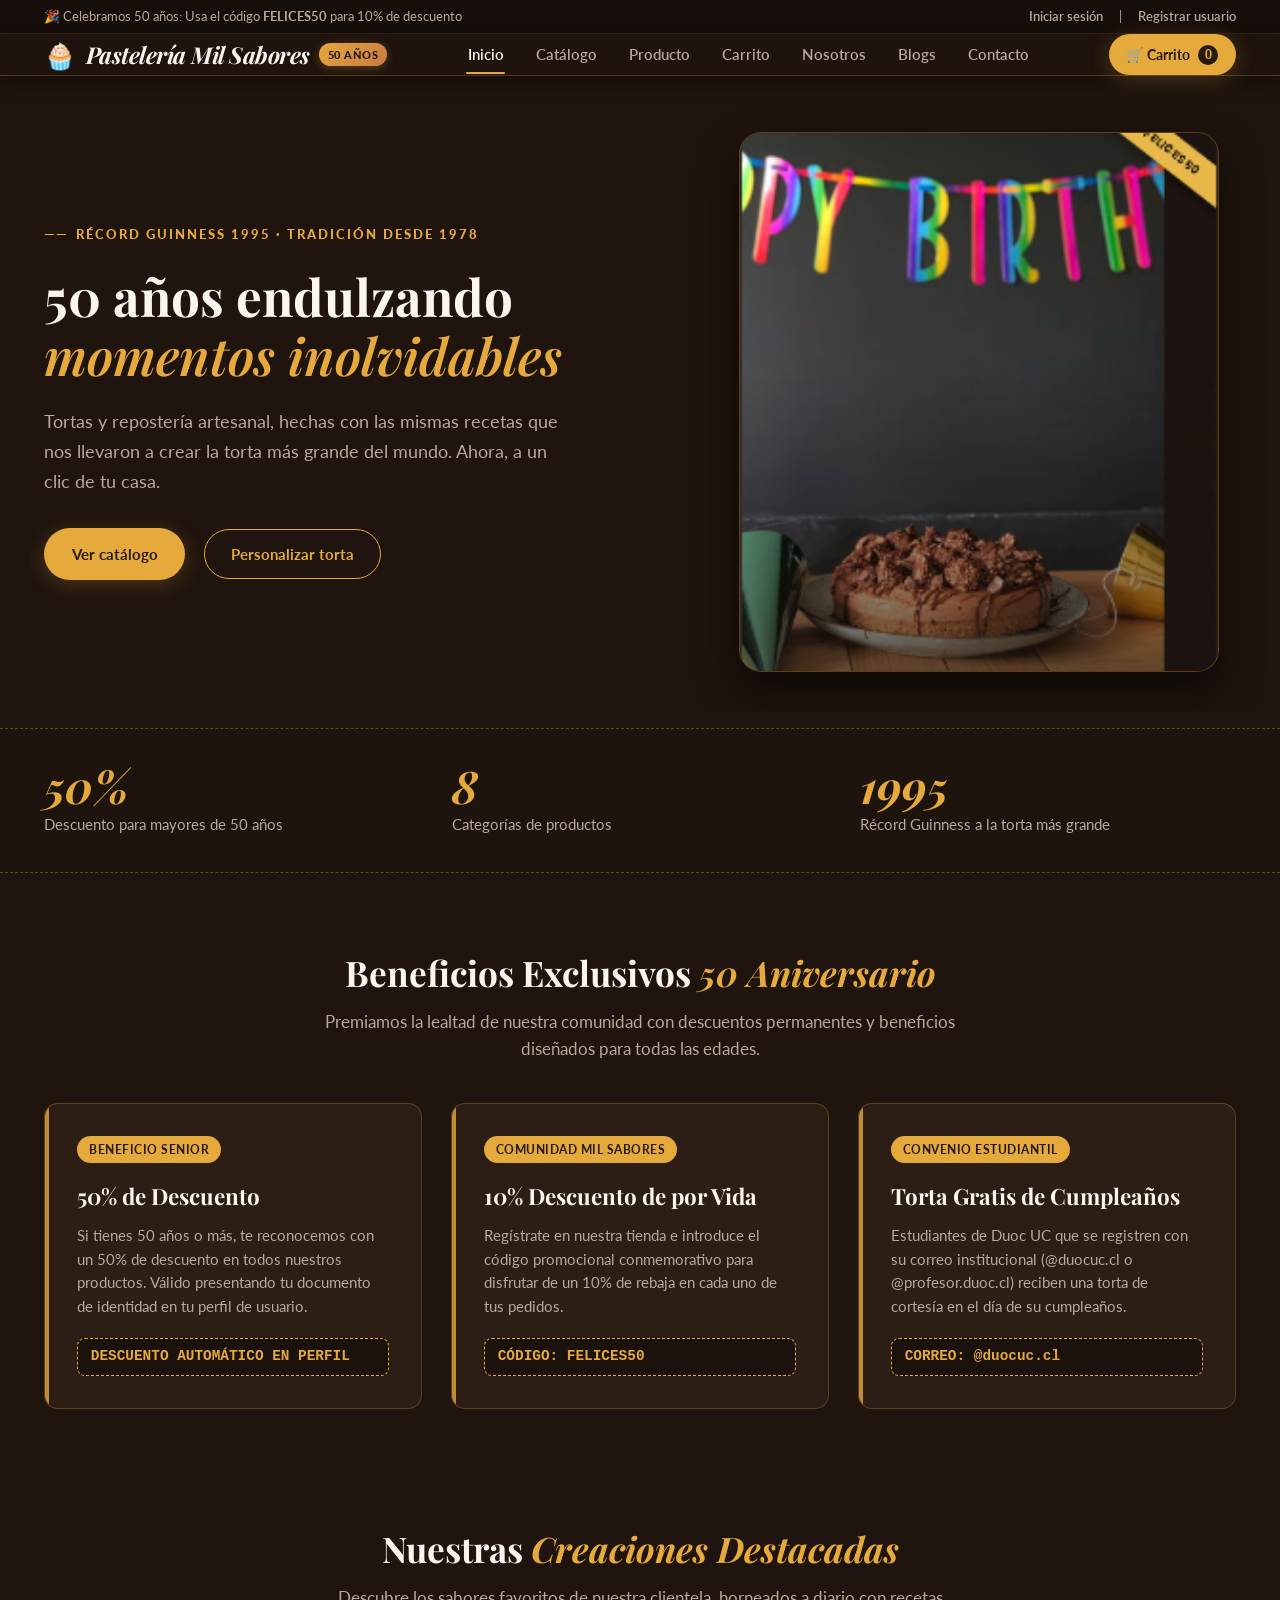
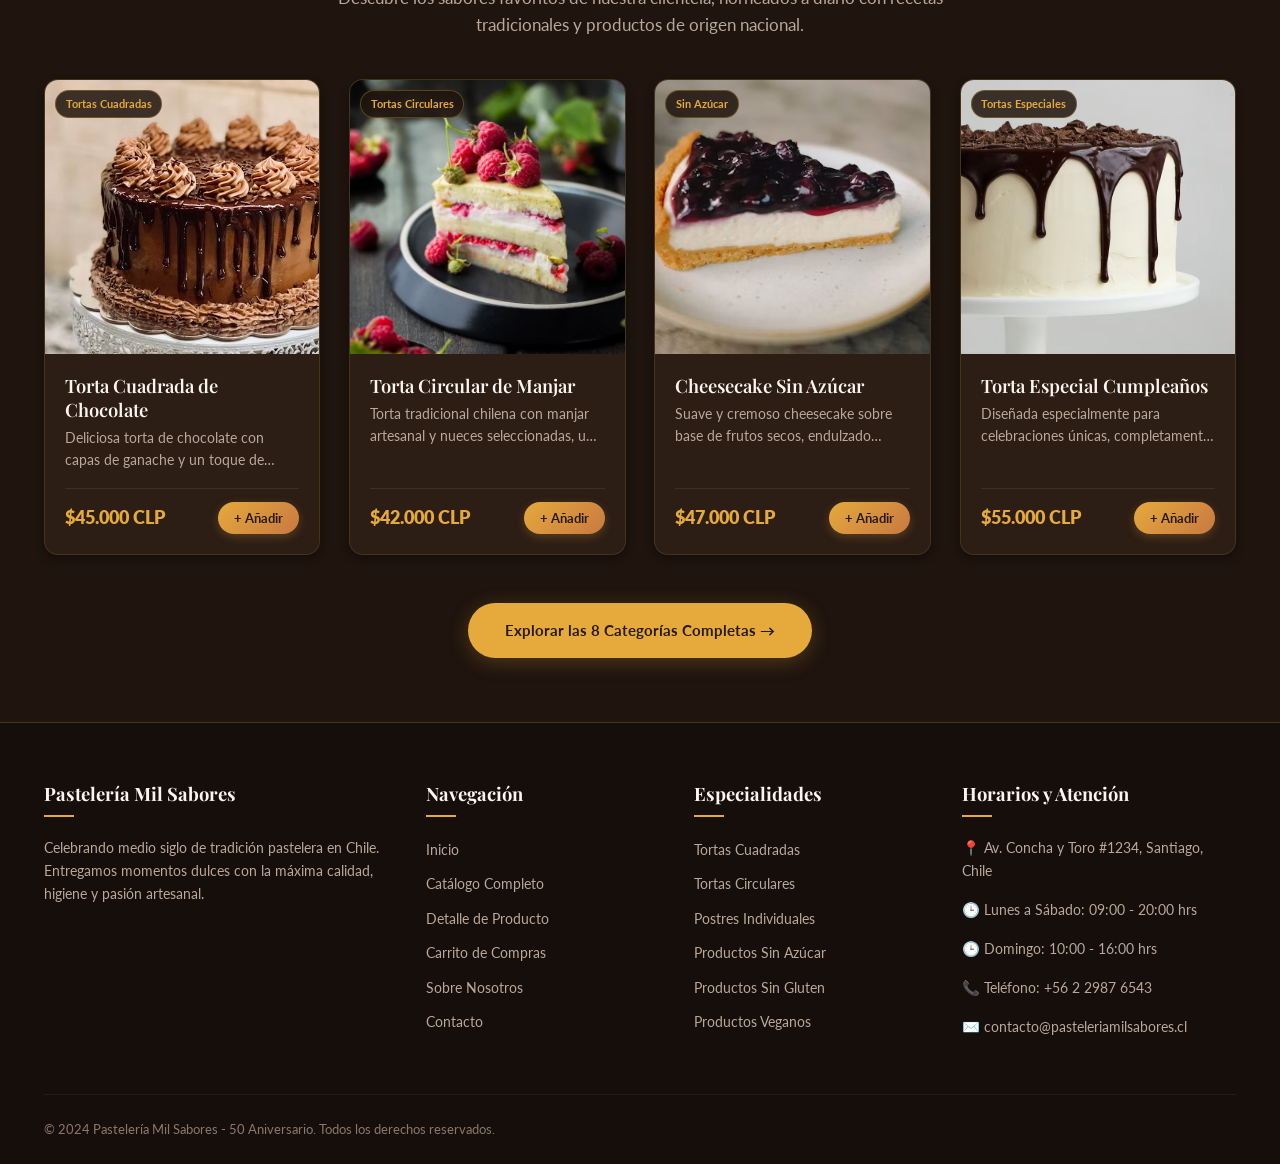
<file: HTML/index.html>
<!DOCTYPE html>
<html lang="es">

<head>
  <meta charset="UTF-8">
  <meta name="viewport" content="width=device-width, initial-scale=1.0">
  <meta name="description" content="Pastelería Mil Sabores - 50 años de tradición en repostería chilena. Creadores de la torta más grande del mundo (Récord Guinness 1995). Tortas artesanales, sin azúcar, veganas y sin gluten.">
  <meta name="author" content="Estudiantes Duoc UC - Desarrollo Full Stack II">
  <title>Pastelería Mil Sabores | 50 Años de Tradición y Dulzura</title>
  
  <!-- Hojas de Estilos Externas  -->
  <link rel="stylesheet" href="css/estilos.css">
  <link rel="stylesheet" href="css/index.css">
  
  <!-- Scripts Modulares Diferidos -->
  <script src="js/productos.js" defer></script>
  <script src="js/usuarios.js" defer></script>
  <script src="js/carrito.js" defer></script>
  <script src="js/main.js" defer></script>
</head>

<body>

  <!-- Barra de Anuncios y Acceso de Usuarios -->
  <aside class="top-announcement" aria-label="Avisos destacados">
    <div class="container">
      <div>
        <span>🎉 Celebramos 50 años: Usa el código <strong>FELICES50</strong> para 10% de descuento</span>
      </div>
      <div class="top-user-links">
        <a href="login.html">Iniciar sesión</a>
        <span>|</span>
        <a href="registro.html">Registrar usuario</a>
      </div>
    </div>
  </aside>

  <!-- Encabezado Principal y Barra de Navegación -->
  <header>
    <div class="container barra-superior">
      <!-- Logotipo -->
      <a href="index.html" class="logo" aria-label="Ir a inicio de Pastelería Mil Sabores">
        <span class="logo-icon">🧁</span>
        <span class="logo-title">Pastelería Mil Sabores</span>
        <span class="badge-50">50 AÑOS</span>
      </a>

      <!-- Menú de Navegación Principal -->
      <nav aria-label="Navegación principal del sitio">
        <ul>
          <li><a href="index.html" class="active">Inicio</a></li>
          <li><a href="categoria.html">Catálogo</a></li>
          <li><a href="producto.html">Producto</a></li>
          <li><a href="carrito.html">Carrito</a></li>
          <li><a href="nosotros.html">Nosotros</a></li>
          <li><a href="blogs.html">Blogs</a></li>
          <li><a href="contacto.html">Contacto</a></li>
        </ul>
      </nav>

      <!-- Acciones de Cabecera: Carrito y Menú Móvil -->
      <div class="header-actions">
        <a href="carrito.html" class="boton-carro" aria-label="Ver carrito de compras">
          <span>🛒 Carrito</span>
          <span class="cont-carrito" id="num-cont-carrito">0</span>
        </a>
        <button class="menu-toggle" aria-label="Abrir menú de navegación" aria-expanded="false">
          ☰
        </button>
      </div>
    </div>
  </header>

  <!-- Contenido Principal -->
  <main>

    <!-- 1. SECCIÓN HERO (Basada en el Mockup) -->
    <section class="hero-section" aria-label="Bienvenida e historia">
      <div class="container hero-grid">
        <!-- Columna Izquierda: Información y llamados a la acción -->
        <div class="hero-content">
          <div class="hero-kicker">
            <span>——</span>
            <span>RÉCORD GUINNESS 1995 · TRADICIÓN DESDE 1978</span>
          </div>
          <h1 class="hero-title">
            50 años endulzando
            <span class="highlight-cursive">momentos inolvidables</span>
          </h1>
          <p class="hero-description">
            Tortas y repostería artesanal, hechas con las mismas recetas que nos llevaron a crear la torta más grande del mundo. Ahora, a un clic de tu casa.
          </p>
          <div class="hero-buttons">
            <a href="categoria.html" class="btn btn-primary">Ver catálogo</a>
            <a href="producto.html" class="btn btn-outline">Personalizar torta</a>
          </div>
        </div>

        <!-- Columna Derecha: Tarjeta con imagen del mockup -->
        <div class="hero-image-wrapper">
          <div class="hero-card">
            <img src="img/hero_mockup.png" 
                 alt="Torta artesanal de celebración de Pastelería Mil Sabores" 
                 loading="eager">
          </div>
        </div>
      </div>
    </section>

    <!-- 2. BARRA DE ESTADÍSTICAS Y HITOS (Mockup) -->
    <section class="stats-section" aria-label="Hitos y estadísticas">
      <div class="container">
        <div class="stats-grid">
          <article class="stat-item">
            <span class="stat-number">50%</span>
            <span class="stat-label">Descuento para mayores de 50 años</span>
          </article>
          <article class="stat-item">
            <span class="stat-number">8</span>
            <span class="stat-label">Categorías de productos</span>
          </article>
          <article class="stat-item">
            <span class="stat-number">1995</span>
            <span class="stat-label">Récord Guinness a la torta más grande</span>
          </article>
        </div>
      </div>
    </section>

    <!-- 3. BENEFICIOS Y PROMOCIONES DEL 50 ANIVERSARIO -->
    <section class="promos-section" aria-labelledby="promos-title">
      <div class="container">
        <h2 id="promos-title" class="section-title">Beneficios Exclusivos <span>50 Aniversario</span></h2>
        <p class="section-subtitle">
          Premiamos la lealtad de nuestra comunidad con descuentos permanentes y beneficios diseñados para todas las edades.
        </p>

        <div class="promos-grid">
          <!-- Promo 1: Mayores de 50 años -->
          <article class="promo-card">
            <div class="promo-badge badge badge-gold">Beneficio Senior</div>
            <h3>50% de Descuento</h3>
            <p>
              Si tienes 50 años o más, te reconocemos con un 50% de descuento en todos nuestros productos. Válido presentando tu documento de identidad en tu perfil de usuario.
            </p>
            <span class="code-box">DESCUENTO AUTOMÁTICO EN PERFIL</span>
          </article>

          <!-- Promo 2: Código FELICES50 -->
          <article class="promo-card">
            <div class="promo-badge badge badge-gold">Comunidad Mil Sabores</div>
            <h3>10% Descuento de por Vida</h3>
            <p>
              Regístrate en nuestra tienda e introduce el código promocional conmemorativo para disfrutar de un 10% de rebaja en cada uno de tus pedidos.
            </p>
            <span class="code-box">CÓDIGO: FELICES50</span>
          </article>

          <!-- Promo 3: Alumnos Duoc UC -->
          <article class="promo-card">
            <div class="promo-badge badge badge-gold">Convenio Estudiantil</div>
            <h3>Torta Gratis de Cumpleaños</h3>
            <p>
              Estudiantes de Duoc UC que se registren con su correo institucional (@duocuc.cl o @profesor.duoc.cl) reciben una torta de cortesía en el día de su cumpleaños.
            </p>
            <span class="code-box">CORREO: @duocuc.cl</span>
          </article>
        </div>
      </div>
    </section>

    <!-- 4. PRODUCTOS DESTACADOS (Requerimiento de Home - Lista con imagen, nombre y precio) -->
    <section class="featured-section" aria-labelledby="featured-title">
      <div class="container">
        <h2 id="featured-title" class="section-title">Nuestras <span>Creaciones Destacadas</span></h2>
        <p class="section-subtitle">
          Descubre los sabores favoritos de nuestra clientela, horneados a diario con recetas tradicionales y productos de origen nacional.
        </p>

        <div class="products-grid">
          <!-- Producto 1 -->
          <article class="product-card" data-codigo="TC001" data-nombre="Torta Cuadrada de Chocolate" data-precio="45000">
            <a href="producto.html?id=TC001" class="product-image-box" aria-label="Ver detalle de Torta Cuadrada de Chocolate">
              <span class="product-category-tag">Tortas Cuadradas</span>
              <img src="img/producto_TC001.avif" 
                   alt="Torta Cuadrada de Chocolate con ganache y avellanas" 
                   loading="lazy">
            </a>
            <div class="product-info">
              <h3 class="product-title"><a href="producto.html?id=TC001">Torta Cuadrada de Chocolate</a></h3>
              <p class="product-desc">Deliciosa torta de chocolate con capas de ganache y un toque de avellanas. Personalizable con mensajes especiales.</p>
              <div class="product-footer">
                <span class="product-price">$45.000 CLP</span>
                <button type="button" class="btn-add-cart" aria-label="Añadir Torta Cuadrada de Chocolate al carrito">
                  + Añadir
                </button>
              </div>
            </div>
          </article>

          <!-- Producto 2 -->
          <article class="product-card" data-codigo="TT002" data-nombre="Torta Circular de Manjar" data-precio="42000">
            <a href="producto.html?id=TT002" class="product-image-box" aria-label="Ver detalle de Torta Circular de Manjar">
              <span class="product-category-tag">Tortas Circulares</span>
              <img src="img/producto_TT002.avif" 
                   alt="Torta Circular de Manjar y nueces chilenas" 
                   loading="lazy">
            </a>
            <div class="product-info">
              <h3 class="product-title"><a href="producto.html?id=TT002">Torta Circular de Manjar</a></h3>
              <p class="product-desc">Torta tradicional chilena con manjar artesanal y nueces seleccionadas, un deleite para los amantes de los sabores clásicos.</p>
              <div class="product-footer">
                <span class="product-price">$42.000 CLP</span>
                <button type="button" class="btn-add-cart" aria-label="Añadir Torta Circular de Manjar al carrito">
                  + Añadir
                </button>
              </div>
            </div>
          </article>

          <!-- Producto 3 -->
          <article class="product-card" data-codigo="PSA002" data-nombre="Cheesecake Sin Azúcar" data-precio="47000">
            <a href="producto.html?id=PSA002" class="product-image-box" aria-label="Ver detalle de Cheesecake Sin Azúcar">
              <span class="product-category-tag">Sin Azúcar</span>
              <img src="img/producto_PSA002.avif" 
                   alt="Cheesecake horneado sin azúcar con salsa de frutos rojos" 
                   loading="lazy">
            </a>
            <div class="product-info">
              <h3 class="product-title"><a href="producto.html?id=PSA002">Cheesecake Sin Azúcar</a></h3>
              <p class="product-desc">Suave y cremoso cheesecake sobre base de frutos secos, endulzado naturalmente para disfrutar sin culpa.</p>
              <div class="product-footer">
                <span class="product-price">$47.000 CLP</span>
                <button type="button" class="btn-add-cart" aria-label="Añadir Cheesecake Sin Azúcar al carrito">
                  + Añadir
                </button>
              </div>
            </div>
          </article>

          <!-- Producto 4 -->
          <article class="product-card" data-codigo="TE001" data-nombre="Torta Especial de Cumpleaños" data-precio="55000">
            <a href="producto.html?id=TE001" class="product-image-box" aria-label="Ver detalle de Torta Especial de Cumpleaños">
              <span class="product-category-tag">Tortas Especiales</span>
              <img src="img/producto_TE001.avif" 
                   alt="Torta de cumpleaños con decoración artística de colores" 
                   loading="lazy">
            </a>
            <div class="product-info">
              <h3 class="product-title"><a href="producto.html?id=TE001">Torta Especial Cumpleaños</a></h3>
              <p class="product-desc">Diseñada especialmente para celebraciones únicas, completamente personalizable con dedicatorias y diseño a elección.</p>
              <div class="product-footer">
                <span class="product-price">$55.000 CLP</span>
                <button type="button" class="btn-add-cart" aria-label="Añadir Torta Especial de Cumpleaños al carrito">
                  + Añadir
                </button>
              </div>
            </div>
          </article>
        </div>

        <div style="text-align: center; margin-top: 3rem;">
          <a href="categoria.html" class="btn btn-primary" style="padding: 0.85rem 2.2rem;">
            Explorar las 8 Categorías Completas →
          </a>
        </div>
      </div>
    </section>

    
  </main>

  <!-- PIE DE PÁGINA (FOOTER INFORMATIVO - IE1.1.1) -->
  <footer>
    <div class="container">
      <div class="footer-grid">
        <!-- Columna 1: Identidad de Marca -->
        <div class="footer-col">
          <h4>Pastelería Mil Sabores</h4>
          <p>
            Celebrando medio siglo de tradición pastelera en Chile. Entregamos momentos dulces con la máxima calidad, higiene y pasión artesanal.
          </p>
        </div>

        <!-- Columna 2: Navegación Rápida -->
        <div class="footer-col">
          <h4>Navegación</h4>
          <ul>
            <li><a href="index.html">Inicio</a></li>
            <li><a href="categoria.html">Catálogo Completo</a></li>
            <li><a href="producto.html">Detalle de Producto</a></li>
            <li><a href="carrito.html">Carrito de Compras</a></li>
            <li><a href="nosotros.html">Sobre Nosotros</a></li>
            <li><a href="contacto.html">Contacto</a></li>
          </ul>
        </div>

        <!-- Columna 3: Categorías -->
        <div class="footer-col">
          <h4>Especialidades</h4>
          <ul>
            <li><a href="categoria.html?cat=cuadradas">Tortas Cuadradas</a></li>
            <li><a href="categoria.html?cat=circulares">Tortas Circulares</a></li>
            <li><a href="categoria.html?cat=individuales">Postres Individuales</a></li>
            <li><a href="categoria.html?cat=sin-azucar">Productos Sin Azúcar</a></li>
            <li><a href="categoria.html?cat=sin-gluten">Productos Sin Gluten</a></li>
            <li><a href="categoria.html?cat=vegana">Productos Veganos</a></li>
          </ul>
        </div>

        <!-- Columna 4: Atención y Horarios -->
        <div class="footer-col">
          <h4>Horarios y Atención</h4>
          <p>📍 Av. Concha y Toro #1234, Santiago, Chile</p>
          <p>🕒 Lunes a Sábado: 09:00 - 20:00 hrs</p>
          <p>🕒 Domingo: 10:00 - 16:00 hrs</p>
          <p>📞 Teléfono: +56 2 2987 6543</p>
          <p>✉️ contacto@pasteleriamilsabores.cl</p>
        </div>
      </div>

      <!-- Barra de Copyright Inferior -->
      <div class="footer-bottom">
        <p>&copy; 2024 Pastelería Mil Sabores - 50 Aniversario. Todos los derechos reservados.</p>
        
      </div>
    </div>
  </footer>

</body>

</html>
</file>
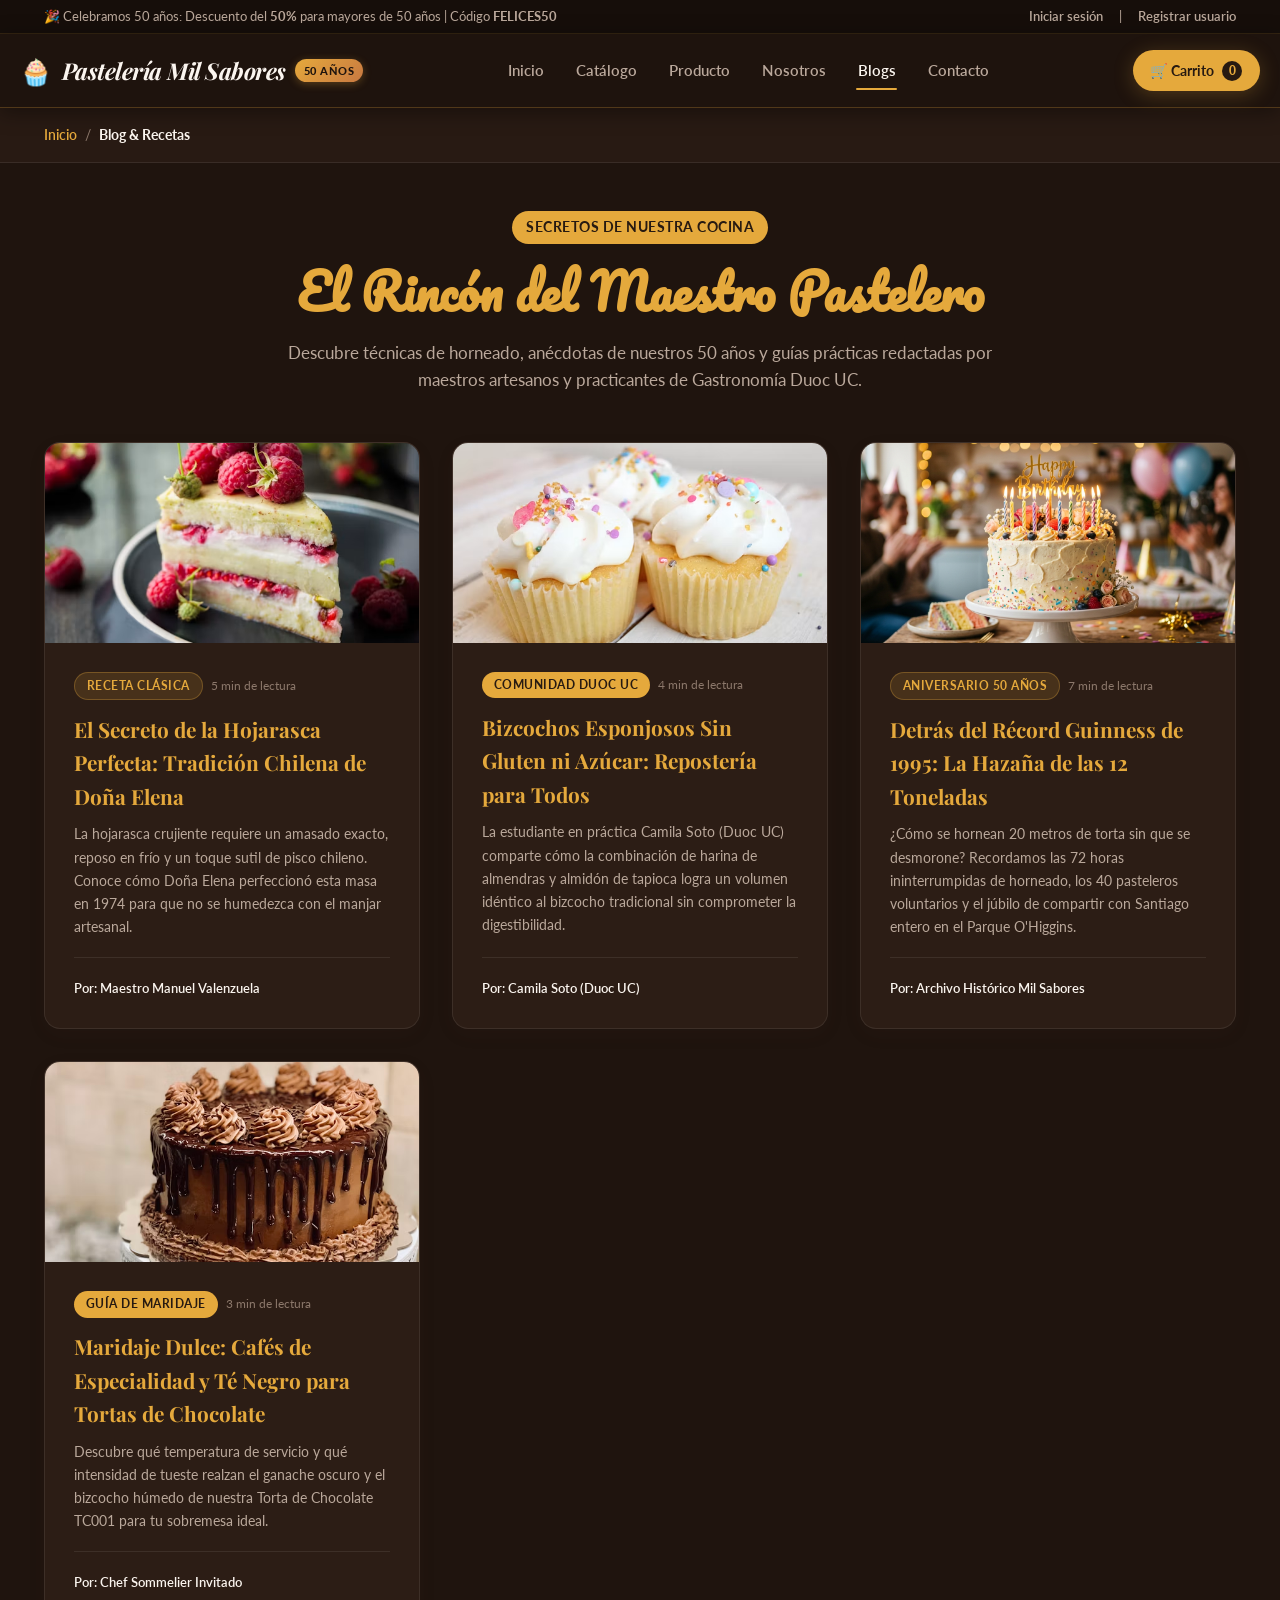
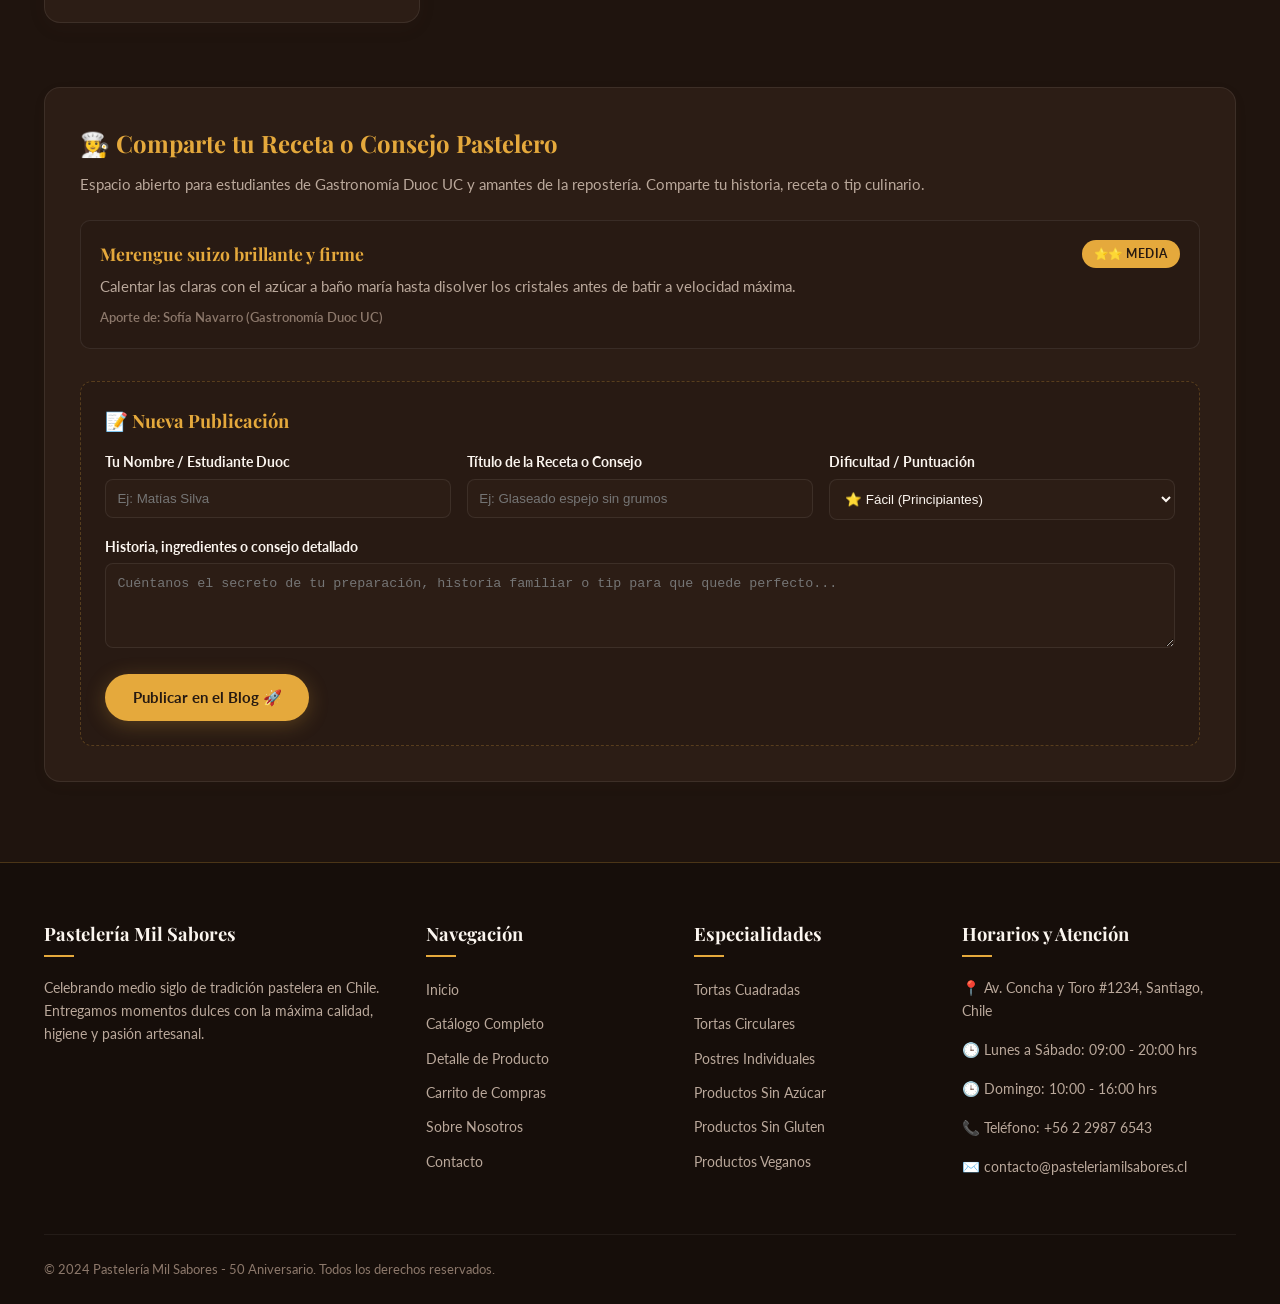
<file: HTML/blogs.html>
<!DOCTYPE html>
<html lang="es">

<head>
  <meta charset="UTF-8">
  <meta name="viewport" content="width=device-width, initial-scale=1.0">
  <meta name="description" content="Blog de Pastelería Mil Sabores. Recetas tradicionales, secretos de repostería, consejos de chefs y tips de estudiantes de Gastronomía Duoc UC.">
  <meta name="author" content="Estudiantes Duoc UC - Desarrollo Full Stack II">
  <title>Blog Pastelero | Pastelería Mil Sabores</title>

  <!-- Hojas de Estilos Externas -->
  <link rel="stylesheet" href="css/estilos.css">
  <link rel="stylesheet" href="css/cabecera.css">

  <!-- Scripts Modulares Diferidos -->
  <script src="js/productos.js" defer></script>
  <script src="js/usuarios.js" defer></script>
  <script src="js/carrito.js" defer></script>
  <script src="js/main.js" defer></script>
</head>

<body>

  <!-- ======================================================================= -->
  <!-- 1. BARRA SUPERIOR DE AVISOS Y ACCESOS RÁPIDOS                         -->
  <!-- ======================================================================= -->
  <aside class="top-announcement" aria-label="Avisos destacados">
    <div class="container">
      <div>
        <span>🎉 Celebramos 50 años: Descuento del <strong>50%</strong> para mayores de 50 años | Código <strong>FELICES50</strong></span>
      </div>
      <div class="top-user-links">
        <a href="login.html">Iniciar sesión</a>
        <span>|</span>
        <a href="registro.html">Registrar usuario</a>
      </div>
    </div>
  </aside>

  <!-- ======================================================================= -->
  <!-- 2. CABECERA PRINCIPAL Y NAVEGACIÓN                                      -->
  <!-- ======================================================================= -->
  <header>
    <div class="container barra-superior">
      <a href="index.html" class="logo" aria-label="Ir a inicio de Pastelería Mil Sabores">
        <span class="logo-icon">🧁</span>
        <span class="logo-title">Pastelería Mil Sabores</span>
        <span class="badge-50">50 AÑOS</span>
      </a>

      <nav aria-label="Navegación principal del sitio">
        <ul>
          <li><a href="index.html">Inicio</a></li>
          <li><a href="categoria.html">Catálogo</a></li>
          <li><a href="producto.html">Producto</a></li>
          <li><a href="nosotros.html">Nosotros</a></li>
          <li><a href="blogs.html" class="active">Blogs</a></li>
          <li><a href="contacto.html">Contacto</a></li>
        </ul>
      </nav>

      <div class="header-actions">
        <a href="carrito.html" class="boton-carro" aria-label="Ver carrito de compras">
          <span>🛒 Carrito</span>
          <span class="cont-carrito" id="num-cont-carrito">0</span>
        </a>
        <button class="menu-toggle" aria-label="Abrir menú de navegación" aria-expanded="false">
          ☰
        </button>
      </div>
    </div>
  </header>

  <!-- ======================================================================= -->
  <!-- 3. RUTA DE NAVEGACIÓN (BREADCRUMB)                                      -->
  <!-- ======================================================================= -->
  <nav class="breadcrumb-section" aria-label="Miga de pan" style="background-color: var(--bg-card-soft); padding: 1rem 0; border-bottom: 1px solid var(--border-subtle);">
    <div class="container">
      <div style="font-size: 0.88rem; color: var(--text-secondary); display: flex; gap: 0.5rem;">
        <a href="index.html" style="color: var(--color-chocolate); font-weight: 600;">Inicio</a>
        <span style="color: var(--text-muted);">/</span>
        <span style="color: var(--text-main); font-weight: 700;">Blog & Recetas</span>
      </div>
    </div>
  </nav>

  <!-- ======================================================================= -->
  <!-- 4. CONTENIDO PRINCIPAL: ARTÍCULOS Y RECETAS DEL BLOG                    -->
  <!-- ======================================================================= -->
  <main style="padding: 3rem 0 5rem;">
    <div class="container">

      <div style="text-align: center; max-width: 750px; margin: 0 auto 3rem;">
        <span class="badge badge-gold" style="font-size: 0.85rem; padding: 0.35rem 0.9rem;">Secretos de Nuestra Cocina</span>
        <h1 style="font-family: var(--font-cursive); color: var(--color-chocolate); font-size: 3rem; margin: 0.6rem 0;">El Rincón del Maestro Pastelero</h1>
        <p style="color: var(--text-secondary); font-size: 1.05rem; line-height: 1.6;">
          Descubre técnicas de horneado, anécdotas de nuestros 50 años y guías prácticas redactadas por maestros artesanos y practicantes de Gastronomía Duoc UC.
        </p>
      </div>

      <!-- Grilla de Artículos del Blog -->
      <div style="display: grid; grid-template-columns: repeat(auto-fit, minmax(320px, 1fr)); gap: 2rem;">

        <!-- Artículo 1 -->
        <article style="background: var(--bg-card); border: 1px solid var(--border-subtle); border-radius: 16px; overflow: hidden; box-shadow: 0 6px 20px rgba(93, 64, 55, 0.05); display: flex; flex-direction: column;">
          <div style="height: 200px; overflow: hidden;">
            <img src="img/producto_TT002.avif" alt="Hojarasca y manjar tradicional" style="width: 100%; height: 100%; object-fit: cover; transition: transform 0.3s;" onmouseover="this.style.transform='scale(1.05)'" onmouseout="this.style.transform='scale(1)'">
          </div>
          <div style="padding: 1.8rem; flex: 1; display: flex; flex-direction: column;">
            <div style="display: flex; gap: 0.5rem; margin-bottom: 0.8rem; flex-wrap: wrap;">
              <span class="badge badge-rose" style="font-size: 0.72rem;">Receta Clásica</span>
              <span style="font-size: 0.78rem; color: var(--text-muted); align-self: center;">5 min de lectura</span>
            </div>
            <h2 style="font-family: var(--font-serif); font-size: 1.3rem; color: var(--color-chocolate); margin: 0 0 0.6rem;">
              El Secreto de la Hojarasca Perfecta: Tradición Chilena de Doña Elena
            </h2>
            <p style="font-size: 0.9rem; color: var(--text-secondary); line-height: 1.6; margin-bottom: 1.2rem; flex: 1;">
              La hojarasca crujiente requiere un amasado exacto, reposo en frío y un toque sutil de pisco chileno. Conoce cómo Doña Elena perfeccionó esta masa en 1974 para que no se humedezca con el manjar artesanal.
            </p>
            <div style="border-top: 1px solid var(--border-subtle); padding-top: 1rem;">
              <span style="font-size: 0.82rem; font-weight: 600; color: var(--text-main);">Por: Maestro Manuel Valenzuela</span>
            </div>
          </div>
        </article>

        <!-- Artículo 2 -->
        <article style="background: var(--bg-card); border: 1px solid var(--border-subtle); border-radius: 16px; overflow: hidden; box-shadow: 0 6px 20px rgba(93, 64, 55, 0.05); display: flex; flex-direction: column;">
          <div style="height: 200px; overflow: hidden;">
            <img src="img/producto_PSA001.avif" alt="Pastelería sin azúcar y sin gluten" style="width: 100%; height: 100%; object-fit: cover; transition: transform 0.3s;" onmouseover="this.style.transform='scale(1.05)'" onmouseout="this.style.transform='scale(1)'">
          </div>
          <div style="padding: 1.8rem; flex: 1; display: flex; flex-direction: column;">
            <div style="display: flex; gap: 0.5rem; margin-bottom: 0.8rem; flex-wrap: wrap;">
              <span class="badge badge-gold" style="font-size: 0.72rem;">Comunidad Duoc UC</span>
              <span style="font-size: 0.78rem; color: var(--text-muted); align-self: center;">4 min de lectura</span>
            </div>
            <h2 style="font-family: var(--font-serif); font-size: 1.3rem; color: var(--color-chocolate); margin: 0 0 0.6rem;">
              Bizcochos Esponjosos Sin Gluten ni Azúcar: Repostería para Todos
            </h2>
            <p style="font-size: 0.9rem; color: var(--text-secondary); line-height: 1.6; margin-bottom: 1.2rem; flex: 1;">
              La estudiante en práctica Camila Soto (Duoc UC) comparte cómo la combinación de harina de almendras y almidón de tapioca logra un volumen idéntico al bizcocho tradicional sin comprometer la digestibilidad.
            </p>
            <div style="border-top: 1px solid var(--border-subtle); padding-top: 1rem;">
              <span style="font-size: 0.82rem; font-weight: 600; color: var(--text-main);">Por: Camila Soto (Duoc UC)</span>
            </div>
          </div>
        </article>

        <!-- Artículo 3 -->
        <article style="background: var(--bg-card); border: 1px solid var(--border-subtle); border-radius: 16px; overflow: hidden; box-shadow: 0 6px 20px rgba(93, 64, 55, 0.05); display: flex; flex-direction: column;">
          <div style="height: 200px; overflow: hidden;">
            <img src="img/producto_TE001_velas.jpg" alt="Récord Guinness 1995" style="width: 100%; height: 100%; object-fit: cover; transition: transform 0.3s;" onmouseover="this.style.transform='scale(1.05)'" onmouseout="this.style.transform='scale(1)'">
          </div>
          <div style="padding: 1.8rem; flex: 1; display: flex; flex-direction: column;">
            <div style="display: flex; gap: 0.5rem; margin-bottom: 0.8rem; flex-wrap: wrap;">
              <span class="badge badge-rose" style="font-size: 0.72rem;">Aniversario 50 Años</span>
              <span style="font-size: 0.78rem; color: var(--text-muted); align-self: center;">7 min de lectura</span>
            </div>
            <h2 style="font-family: var(--font-serif); font-size: 1.3rem; color: var(--color-chocolate); margin: 0 0 0.6rem;">
              Detrás del Récord Guinness de 1995: La Hazaña de las 12 Toneladas
            </h2>
            <p style="font-size: 0.9rem; color: var(--text-secondary); line-height: 1.6; margin-bottom: 1.2rem; flex: 1;">
              ¿Cómo se hornean 20 metros de torta sin que se desmorone? Recordamos las 72 horas ininterrumpidas de horneado, los 40 pasteleros voluntarios y el júbilo de compartir con Santiago entero en el Parque O'Higgins.
            </p>
            <div style="border-top: 1px solid var(--border-subtle); padding-top: 1rem;">
              <span style="font-size: 0.82rem; font-weight: 600; color: var(--text-main);">Por: Archivo Histórico Mil Sabores</span>
            </div>
          </div>
        </article>

        <!-- Artículo 4 -->
        <article style="background: var(--bg-card); border: 1px solid var(--border-subtle); border-radius: 16px; overflow: hidden; box-shadow: 0 6px 20px rgba(93, 64, 55, 0.05); display: flex; flex-direction: column;">
          <div style="height: 200px; overflow: hidden;">
            <img src="img/producto_TC001.avif" alt="Maridaje de chocolate y café" style="width: 100%; height: 100%; object-fit: cover; transition: transform 0.3s;" onmouseover="this.style.transform='scale(1.05)'" onmouseout="this.style.transform='scale(1)'">
          </div>
          <div style="padding: 1.8rem; flex: 1; display: flex; flex-direction: column;">
            <div style="display: flex; gap: 0.5rem; margin-bottom: 0.8rem; flex-wrap: wrap;">
              <span class="badge badge-gold" style="font-size: 0.72rem;">Guía de Maridaje</span>
              <span style="font-size: 0.78rem; color: var(--text-muted); align-self: center;">3 min de lectura</span>
            </div>
            <h2 style="font-family: var(--font-serif); font-size: 1.3rem; color: var(--color-chocolate); margin: 0 0 0.6rem;">
              Maridaje Dulce: Cafés de Especialidad y Té Negro para Tortas de Chocolate
            </h2>
            <p style="font-size: 0.9rem; color: var(--text-secondary); line-height: 1.6; margin-bottom: 1.2rem; flex: 1;">
              Descubre qué temperatura de servicio y qué intensidad de tueste realzan el ganache oscuro y el bizcocho húmedo de nuestra Torta de Chocolate TC001 para tu sobremesa ideal.
            </p>
            <div style="border-top: 1px solid var(--border-subtle); padding-top: 1rem;">
              <span style="font-size: 0.82rem; font-weight: 600; color: var(--text-main);">Por: Chef Sommelier Invitado</span>
            </div>
          </div>
        </article>

      </div>

      <!-- ===================================================================== -->
      <!-- SECCIÓN: INGRESAR RECETAS Y CONSEJOS (Requisito pizarra profesor)      -->
      <!-- Puntuación / Comentarios / Historia                                   -->
      <!-- ===================================================================== -->
      <section style="margin-top: 4rem; background: var(--bg-card); border: 1px solid var(--border-subtle); border-radius: 16px; padding: 2.2rem; box-shadow: 0 4px 15px rgba(93, 64, 55, 0.04);">
        <h2 style="font-family: var(--font-serif); color: var(--color-chocolate); font-size: 1.5rem; margin-bottom: 0.6rem;">
          👩‍🍳 Comparte tu Receta o Consejo Pastelero
        </h2>
        <p style="color: var(--text-secondary); font-size: 0.95rem; margin-bottom: 1.5rem;">
          Espacio abierto para estudiantes de Gastronomía Duoc UC y amantes de la repostería. Comparte tu historia, receta o tip culinario.
        </p>

        <!-- Lista de recetas aportadas por la comunidad -->
        <div id="lista-recetas-comunidad" style="display: flex; flex-direction: column; gap: 1rem; margin-bottom: 2rem;">
          <!-- Inyectado por main.js -->
        </div>

        <form id="form-receta-blog" style="background: var(--bg-card-soft); border: 1px dashed var(--border-color); border-radius: 12px; padding: 1.5rem;">
          <h3 style="font-family: var(--font-serif); font-size: 1.15rem; color: var(--color-chocolate); margin-bottom: 1rem;">
            📝 Nueva Publicación
          </h3>

          <div style="display: grid; grid-template-columns: repeat(auto-fit, minmax(220px, 1fr)); gap: 1rem; margin-bottom: 1rem;">
            <div>
              <label for="rec-autor" style="display: block; font-weight: 700; font-size: 0.88rem; margin-bottom: 0.3rem;">Tu Nombre / Estudiante Duoc</label>
              <input type="text" id="rec-autor" required placeholder="Ej: Matías Silva" style="width: 100%; padding: 0.7rem; border-radius: 8px; border: 1px solid var(--border-subtle); background: var(--bg-card); color: var(--text-main);">
            </div>
            <div>
              <label for="rec-titulo" style="display: block; font-weight: 700; font-size: 0.88rem; margin-bottom: 0.3rem;">Título de la Receta o Consejo</label>
              <input type="text" id="rec-titulo" required placeholder="Ej: Glaseado espejo sin grumos" style="width: 100%; padding: 0.7rem; border-radius: 8px; border: 1px solid var(--border-subtle); background: var(--bg-card); color: var(--text-main);">
            </div>
            <div>
              <label for="rec-puntuacion" style="display: block; font-weight: 700; font-size: 0.88rem; margin-bottom: 0.3rem;">Dificultad / Puntuación</label>
              <select id="rec-puntuacion" style="width: 100%; padding: 0.7rem; border-radius: 8px; border: 1px solid var(--border-subtle); background: var(--bg-card); color: var(--text-main);">
                <option value="⭐ Fácil (Principiantes)">⭐ Fácil (Principiantes)</option>
                <option value="⭐⭐ Media (Aficionados)">⭐⭐ Media (Aficionados)</option>
                <option value="⭐⭐⭐ Avanzada (Técnica Duoc)">⭐⭐⭐ Avanzada (Técnica Duoc)</option>
              </select>
            </div>
          </div>

          <div style="margin-bottom: 1.2rem;">
            <label for="rec-contenido" style="display: block; font-weight: 700; font-size: 0.88rem; margin-bottom: 0.3rem;">Historia, ingredientes o consejo detallado</label>
            <textarea id="rec-contenido" rows="4" required placeholder="Cuéntanos el secreto de tu preparación, historia familiar o tip para que quede perfecto..." style="width: 100%; padding: 0.7rem; border-radius: 8px; border: 1px solid var(--border-subtle); background: var(--bg-card); color: var(--text-main);"></textarea>
          </div>

          <button type="submit" class="btn btn-primary">Publicar en el Blog 🚀</button>
        </form>
      </section>

    </div>
  </main>

  <!-- ======================================================================= -->
  <!-- 5. PIE DE PÁGINA (FOOTER INFORMATIVO)                                   -->
  <!-- ======================================================================= -->
  <footer>
    <div class="container">
      <div class="footer-grid">
        <div class="footer-col">
          <h4>Pastelería Mil Sabores</h4>
          <p>
            Celebrando medio siglo de tradición pastelera en Chile. Entregamos momentos dulces con la máxima calidad, higiene y pasión artesanal.
          </p>
        </div>

        <div class="footer-col">
          <h4>Navegación</h4>
          <ul>
            <li><a href="index.html">Inicio</a></li>
            <li><a href="categoria.html">Catálogo Completo</a></li>
            <li><a href="producto.html">Detalle de Producto</a></li>
            <li><a href="carrito.html">Carrito de Compras</a></li>
            <li><a href="nosotros.html">Sobre Nosotros</a></li>
            <li><a href="contacto.html">Contacto</a></li>
          </ul>
        </div>

        <div class="footer-col">
          <h4>Especialidades</h4>
          <ul>
            <li><a href="categoria.html?cat=cuadradas">Tortas Cuadradas</a></li>
            <li><a href="categoria.html?cat=circulares">Tortas Circulares</a></li>
            <li><a href="categoria.html?cat=individuales">Postres Individuales</a></li>
            <li><a href="categoria.html?cat=sin-azucar">Productos Sin Azúcar</a></li>
            <li><a href="categoria.html?cat=sin-gluten">Productos Sin Gluten</a></li>
            <li><a href="categoria.html?cat=vegana">Productos Veganos</a></li>
          </ul>
        </div>

        <div class="footer-col">
          <h4>Horarios y Atención</h4>
          <p>📍 Av. Concha y Toro #1234, Santiago, Chile</p>
          <p>🕒 Lunes a Sábado: 09:00 - 20:00 hrs</p>
          <p>🕒 Domingo: 10:00 - 16:00 hrs</p>
          <p>📞 Teléfono: +56 2 2987 6543</p>
          <p>✉️ contacto@pasteleriamilsabores.cl</p>
        </div>
      </div>

      <div class="footer-bottom">
        <p>&copy; 2024 Pastelería Mil Sabores - 50 Aniversario. Todos los derechos reservados.</p>
      </div>
    </div>
  </footer>

</body>

</html>
</file>
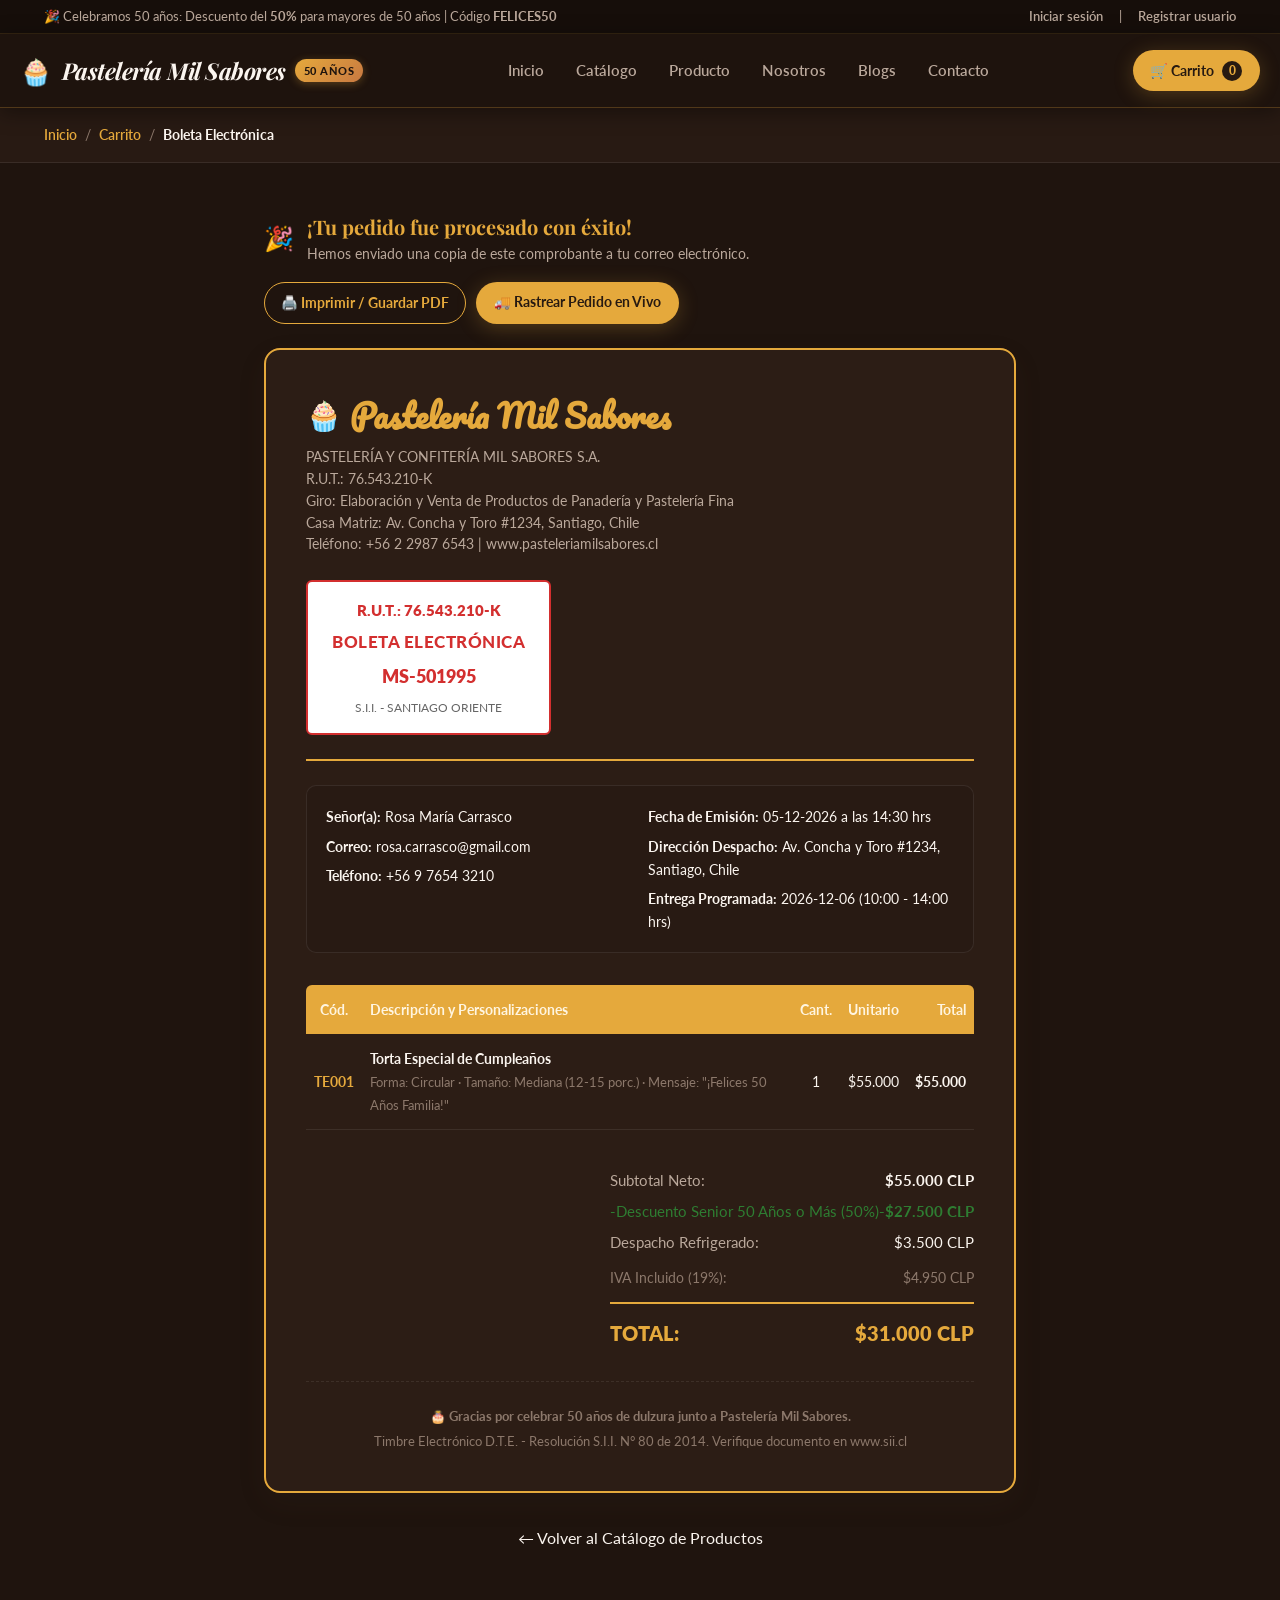
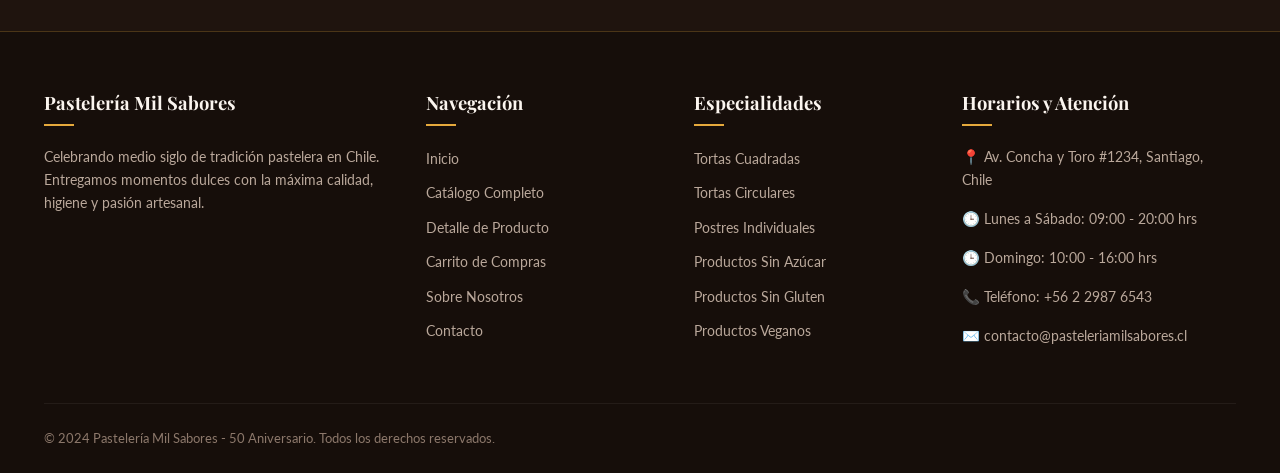
<file: HTML/boleta.html>
<!DOCTYPE html>
<html lang="es">

<head>
  <meta charset="UTF-8">
  <meta name="viewport" content="width=device-width, initial-scale=1.0">
  <meta name="description" content="Boleta Electrónica Oficial de Compra - Pastelería Mil Sabores. Comprobante tributario válido con detalle de productos, IVA y descuentos.">
  <meta name="author" content="Estudiantes Duoc UC - Desarrollo Full Stack II">
  <title>Boleta Electrónica de Venta | Pastelería Mil Sabores</title>

  <!-- Hojas de Estilos Externas -->
  <link rel="stylesheet" href="css/estilos.css">
  <link rel="stylesheet" href="css/cabecera.css">

  <style>
    @media print {
      .top-announcement, header, footer, .no-print, .breadcrumb-section {
        display: none;
      }
      body {
        background: #fff;
        color: #000;
      }
      .boleta-card {
        border: 1px solid #000;
        box-shadow: none;
        padding: 0;
      }
    }
  </style>

  <!-- Scripts Modulares Diferidos -->
  <script src="js/productos.js" defer></script>
  <script src="js/usuarios.js" defer></script>
  <script src="js/carrito.js" defer></script>
  <script src="js/main.js" defer></script>
</head>

<body>

  <!-- ======================================================================= -->
  <!-- 1. BARRA SUPERIOR DE AVISOS Y ACCESOS RÁPIDOS                         -->
  <!-- ======================================================================= -->
  <aside class="top-announcement no-print" aria-label="Avisos destacados">
    <div class="container">
      <div>
        <span>🎉 Celebramos 50 años: Descuento del <strong>50%</strong> para mayores de 50 años | Código <strong>FELICES50</strong></span>
      </div>
      <div class="top-user-links">
        <a href="login.html">Iniciar sesión</a>
        <span>|</span>
        <a href="registro.html">Registrar usuario</a>
      </div>
    </div>
  </aside>

  <!-- ======================================================================= -->
  <!-- 2. CABECERA PRINCIPAL Y NAVEGACIÓN                                      -->
  <!-- ======================================================================= -->
  <header class="no-print">
    <div class="container barra-superior">
      <a href="index.html" class="logo" aria-label="Ir a inicio de Pastelería Mil Sabores">
        <span class="logo-icon">🧁</span>
        <span class="logo-title">Pastelería Mil Sabores</span>
        <span class="badge-50">50 AÑOS</span>
      </a>

      <nav aria-label="Navegación principal del sitio">
        <ul>
          <li><a href="index.html">Inicio</a></li>
          <li><a href="categoria.html">Catálogo</a></li>
          <li><a href="producto.html">Producto</a></li>
          <li><a href="nosotros.html">Nosotros</a></li>
          <li><a href="blogs.html">Blogs</a></li>
          <li><a href="contacto.html">Contacto</a></li>
        </ul>
      </nav>

      <div class="header-actions">
        <a href="carrito.html" class="boton-carro" aria-label="Ver carrito de compras">
          <span>🛒 Carrito</span>
          <span class="cont-carrito" id="num-cont-carrito">0</span>
        </a>
        <button class="menu-toggle" aria-label="Abrir menú de navegación" aria-expanded="false">
          ☰
        </button>
      </div>
    </div>
  </header>

  <!-- ======================================================================= -->
  <!-- 3. RUTA DE NAVEGACIÓN (BREADCRUMB)                                      -->
  <!-- ======================================================================= -->
  <nav class="breadcrumb-section no-print" aria-label="Miga de pan" style="background-color: var(--bg-card-soft); padding: 1rem 0; border-bottom: 1px solid var(--border-subtle);">
    <div class="container">
      <div style="font-size: 0.88rem; color: var(--text-secondary); display: flex; gap: 0.5rem;">
        <a href="index.html" style="color: var(--color-chocolate); font-weight: 600;">Inicio</a>
        <span style="color: var(--text-muted);">/</span>
        <a href="carrito.html" style="color: var(--color-chocolate); font-weight: 600;">Carrito</a>
        <span style="color: var(--text-muted);">/</span>
        <span style="color: var(--text-main); font-weight: 700;">Boleta Electrónica</span>
      </div>
    </div>
  </nav>

  <!-- ======================================================================= -->
  <!-- 4. CONTENIDO PRINCIPAL: BOLETA ELECTRÓNICA DE VENTA                     -->
  <!-- ======================================================================= -->
  <main id="boleta-container" style="padding: 3rem 0 5rem;">
    <div class="container" style="max-width: 800px;">

      <!-- Acciones Superiores -->
      <div class="no-print" style="display: flex; justify-content: space-between; align-items: center; margin-bottom: 1.5rem; flex-wrap: wrap; gap: 1rem;">
        <div style="display: flex; gap: 0.8rem; align-items: center;">
          <span style="font-size: 1.5rem;">🎉</span>
          <div>
            <h2 style="font-family: var(--font-serif); color: var(--color-chocolate); margin: 0; font-size: 1.25rem;">¡Tu pedido fue procesado con éxito!</h2>
            <p style="margin: 0; font-size: 0.88rem; color: var(--text-secondary);">Hemos enviado una copia de este comprobante a tu correo electrónico.</p>
          </div>
        </div>

        <div style="display: flex; gap: 0.6rem;">
          <button type="button" id="btn-imprimir-boleta" class="btn btn-outline btn-sm" style="display: inline-flex; align-items: center; gap: 0.3rem;">
            🖨️ Imprimir / Guardar PDF
          </button>
          <a href="seguimiento.html" class="btn btn-primary btn-sm" style="display: inline-flex; align-items: center; gap: 0.3rem;">
            🚚 Rastrear Pedido en Vivo
          </a>
        </div>
      </div>

      <!-- Documento Tributario Boleta -->
      <div class="boleta-card" style="background: var(--bg-card); border: 2px solid var(--color-chocolate); border-radius: 16px; padding: 2.5rem; box-shadow: 0 10px 30px rgba(93, 64, 55, 0.08);">

        <!-- Encabezado de la Empresa y Timbre SII -->
        <div style="display: flex; justify-content: space-between; align-items: flex-start; border-bottom: 2px solid var(--color-chocolate); padding-bottom: 1.5rem; margin-bottom: 1.5rem; flex-wrap: wrap; gap: 1.5rem;">
          <div>
            <div style="display: flex; align-items: center; gap: 0.5rem; margin-bottom: 0.4rem;">
              <span style="font-size: 1.8rem;">🧁</span>
              <h1 style="font-family: var(--font-cursive); font-size: 2rem; color: var(--color-chocolate); margin: 0;">Pastelería Mil Sabores</h1>
            </div>
            <p style="margin: 0; font-size: 0.85rem; color: var(--text-secondary);">PASTELERÍA Y CONFITERÍA MIL SABORES S.A.</p>
            <p style="margin: 0; font-size: 0.85rem; color: var(--text-secondary);">R.U.T.: 76.543.210-K</p>
            <p style="margin: 0; font-size: 0.85rem; color: var(--text-secondary);">Giro: Elaboración y Venta de Productos de Panadería y Pastelería Fina</p>
            <p style="margin: 0; font-size: 0.85rem; color: var(--text-secondary);">Casa Matriz: Av. Concha y Toro #1234, Santiago, Chile</p>
            <p style="margin: 0; font-size: 0.85rem; color: var(--text-secondary);">Teléfono: +56 2 2987 6543 | www.pasteleriamilsabores.cl</p>
          </div>

          <!-- Cuadro Oficial de Boleta Electrónica -->
          <div style="border: 2px solid #d32f2f; padding: 1rem 1.5rem; border-radius: 6px; text-align: center; min-width: 220px; background: #fff;">
            <p style="margin: 0; color: #d32f2f; font-weight: 800; font-size: 0.95rem;">R.U.T.: 76.543.210-K</p>
            <p style="margin: 0.4rem 0; color: #d32f2f; font-weight: 900; font-size: 1.05rem; letter-spacing: 0.5px;">BOLETA ELECTRÓNICA</p>
            <p style="margin: 0; color: #d32f2f; font-weight: 800; font-size: 1.15rem;" id="bol-folio">MS-000000</p>
            <p style="margin: 0.4rem 0 0; color: #666; font-size: 0.75rem;">S.I.I. - SANTIAGO ORIENTE</p>
          </div>
        </div>

        <!-- Datos del Cliente y Despacho -->
        <div style="display: grid; grid-template-columns: repeat(auto-fit, minmax(280px, 1fr)); gap: 1rem; margin-bottom: 2rem; background: var(--bg-card-soft); padding: 1.2rem; border-radius: 10px; border: 1px solid var(--border-subtle); font-size: 0.9rem;">
          <div>
            <p style="margin: 0 0 0.4rem;"><strong>Señor(a):</strong> <span id="bol-cliente">Cliente</span></p>
            <p style="margin: 0 0 0.4rem;"><strong>Correo:</strong> <span id="bol-email">correo@ejemplo.com</span></p>
            <p style="margin: 0;"><strong>Teléfono:</strong> <span id="bol-telefono">+56 9 1234 5678</span></p>
          </div>
          <div>
            <p style="margin: 0 0 0.4rem;"><strong>Fecha de Emisión:</strong> <span id="bol-fecha">Hoy</span></p>
            <p style="margin: 0 0 0.4rem;"><strong>Dirección Despacho:</strong> <span id="bol-direccion">Av. Concha y Toro #1234</span></p>
            <p style="margin: 0;"><strong>Entrega Programada:</strong> <span id="bol-fecha-entrega">Mañana</span></p>
          </div>
        </div>

        <!-- Tabla de Items Detallada -->
        <div style="overflow-x: auto; margin-bottom: 2rem;">
          <table style="width: 100%; border-collapse: collapse; font-size: 0.9rem;">
            <thead>
              <tr style="background: var(--color-chocolate); color: #FFF5E1;">
                <th style="padding: 0.8rem 0.5rem; text-align: center; border-radius: 6px 0 0 0;">Cód.</th>
                <th style="padding: 0.8rem 0.5rem; text-align: left;">Descripción y Personalizaciones</th>
                <th style="padding: 0.8rem 0.5rem; text-align: center;">Cant.</th>
                <th style="padding: 0.8rem 0.5rem; text-align: right;">Unitario</th>
                <th style="padding: 0.8rem 0.5rem; text-align: right; border-radius: 0 6px 0 0;">Total</th>
              </tr>
            </thead>
            <tbody id="bol-items-body">
              <!-- Inyectado por main.js -->
            </tbody>
          </table>
        </div>

        <!-- Resumen Financiero: Subtotal, Descuento, Envio, IVA y Total -->
        <div style="display: flex; justify-content: flex-end;">
          <div style="min-width: 280px; font-size: 0.95rem;">
            <div style="display: flex; justify-content: space-between; padding: 0.4rem 0;">
              <span style="color: var(--text-secondary);">Subtotal Neto:</span>
              <strong id="bol-subtotal">$0 CLP</strong>
            </div>

            <div id="bol-fila-descuento" style="display: none; justify-content: space-between; padding: 0.4rem 0; color: #2e7d32;">
              <span id="bol-motivo-desc">-Descuento Aplicado:</span>
              <strong id="bol-monto-desc">-$0 CLP</strong>
            </div>

            <div style="display: flex; justify-content: space-between; padding: 0.4rem 0;">
              <span style="color: var(--text-secondary);">Despacho Refrigerado:</span>
              <span id="bol-envio">$3.500 CLP</span>
            </div>

            <div style="display: flex; justify-content: space-between; padding: 0.4rem 0; color: var(--text-muted); font-size: 0.88rem;">
              <span>IVA Incluido (19%):</span>
              <span id="bol-iva">$0 CLP</span>
            </div>

            <div style="display: flex; justify-content: space-between; padding: 0.8rem 0 0; margin-top: 0.4rem; border-top: 2px solid var(--color-chocolate); font-size: 1.25rem; font-weight: 800; color: var(--color-chocolate);">
              <span>TOTAL:</span>
              <span id="bol-total">$0 CLP</span>
            </div>
          </div>
        </div>

        <!-- Pie de Boleta -->
        <div style="margin-top: 2rem; padding-top: 1.5rem; border-top: 1px dashed var(--border-subtle); text-align: center; font-size: 0.8rem; color: var(--text-muted);">
          <p style="margin: 0 0 0.3rem;">🎂 <strong>Gracias por celebrar 50 años de dulzura junto a Pastelería Mil Sabores.</strong></p>
          <p style="margin: 0;">Timbre Electrónico D.T.E. - Resolución S.I.I. N° 80 de 2014. Verifique documento en www.sii.cl</p>
        </div>

      </div>

      <!-- Enlace para volver -->
      <div class="no-print" style="text-align: center; margin-top: 2rem;">
        <a href="categoria.html" class="link-seguir">&larr; Volver al Catálogo de Productos</a>
      </div>

    </div>
  </main>

  <!-- ======================================================================= -->
  <!-- 5. PIE DE PÁGINA (FOOTER INFORMATIVO)                                   -->
  <!-- ======================================================================= -->
  <footer class="no-print">
    <div class="container">
      <div class="footer-grid">
        <div class="footer-col">
          <h4>Pastelería Mil Sabores</h4>
          <p>
            Celebrando medio siglo de tradición pastelera en Chile. Entregamos momentos dulces con la máxima calidad, higiene y pasión artesanal.
          </p>
        </div>

        <div class="footer-col">
          <h4>Navegación</h4>
          <ul>
            <li><a href="index.html">Inicio</a></li>
            <li><a href="categoria.html">Catálogo Completo</a></li>
            <li><a href="producto.html">Detalle de Producto</a></li>
            <li><a href="carrito.html">Carrito de Compras</a></li>
            <li><a href="nosotros.html">Sobre Nosotros</a></li>
            <li><a href="contacto.html">Contacto</a></li>
          </ul>
        </div>

        <div class="footer-col">
          <h4>Especialidades</h4>
          <ul>
            <li><a href="categoria.html?cat=cuadradas">Tortas Cuadradas</a></li>
            <li><a href="categoria.html?cat=circulares">Tortas Circulares</a></li>
            <li><a href="categoria.html?cat=individuales">Postres Individuales</a></li>
            <li><a href="categoria.html?cat=sin-azucar">Productos Sin Azúcar</a></li>
            <li><a href="categoria.html?cat=sin-gluten">Productos Sin Gluten</a></li>
            <li><a href="categoria.html?cat=vegana">Productos Veganos</a></li>
          </ul>
        </div>

        <div class="footer-col">
          <h4>Horarios y Atención</h4>
          <p>📍 Av. Concha y Toro #1234, Santiago, Chile</p>
          <p>🕒 Lunes a Sábado: 09:00 - 20:00 hrs</p>
          <p>🕒 Domingo: 10:00 - 16:00 hrs</p>
          <p>📞 Teléfono: +56 2 2987 6543</p>
          <p>✉️ contacto@pasteleriamilsabores.cl</p>
        </div>
      </div>

      <div class="footer-bottom">
        <p>&copy; 2024 Pastelería Mil Sabores - 50 Aniversario. Todos los derechos reservados.</p>
      </div>
    </div>
  </footer>

</body>

</html>
</file>
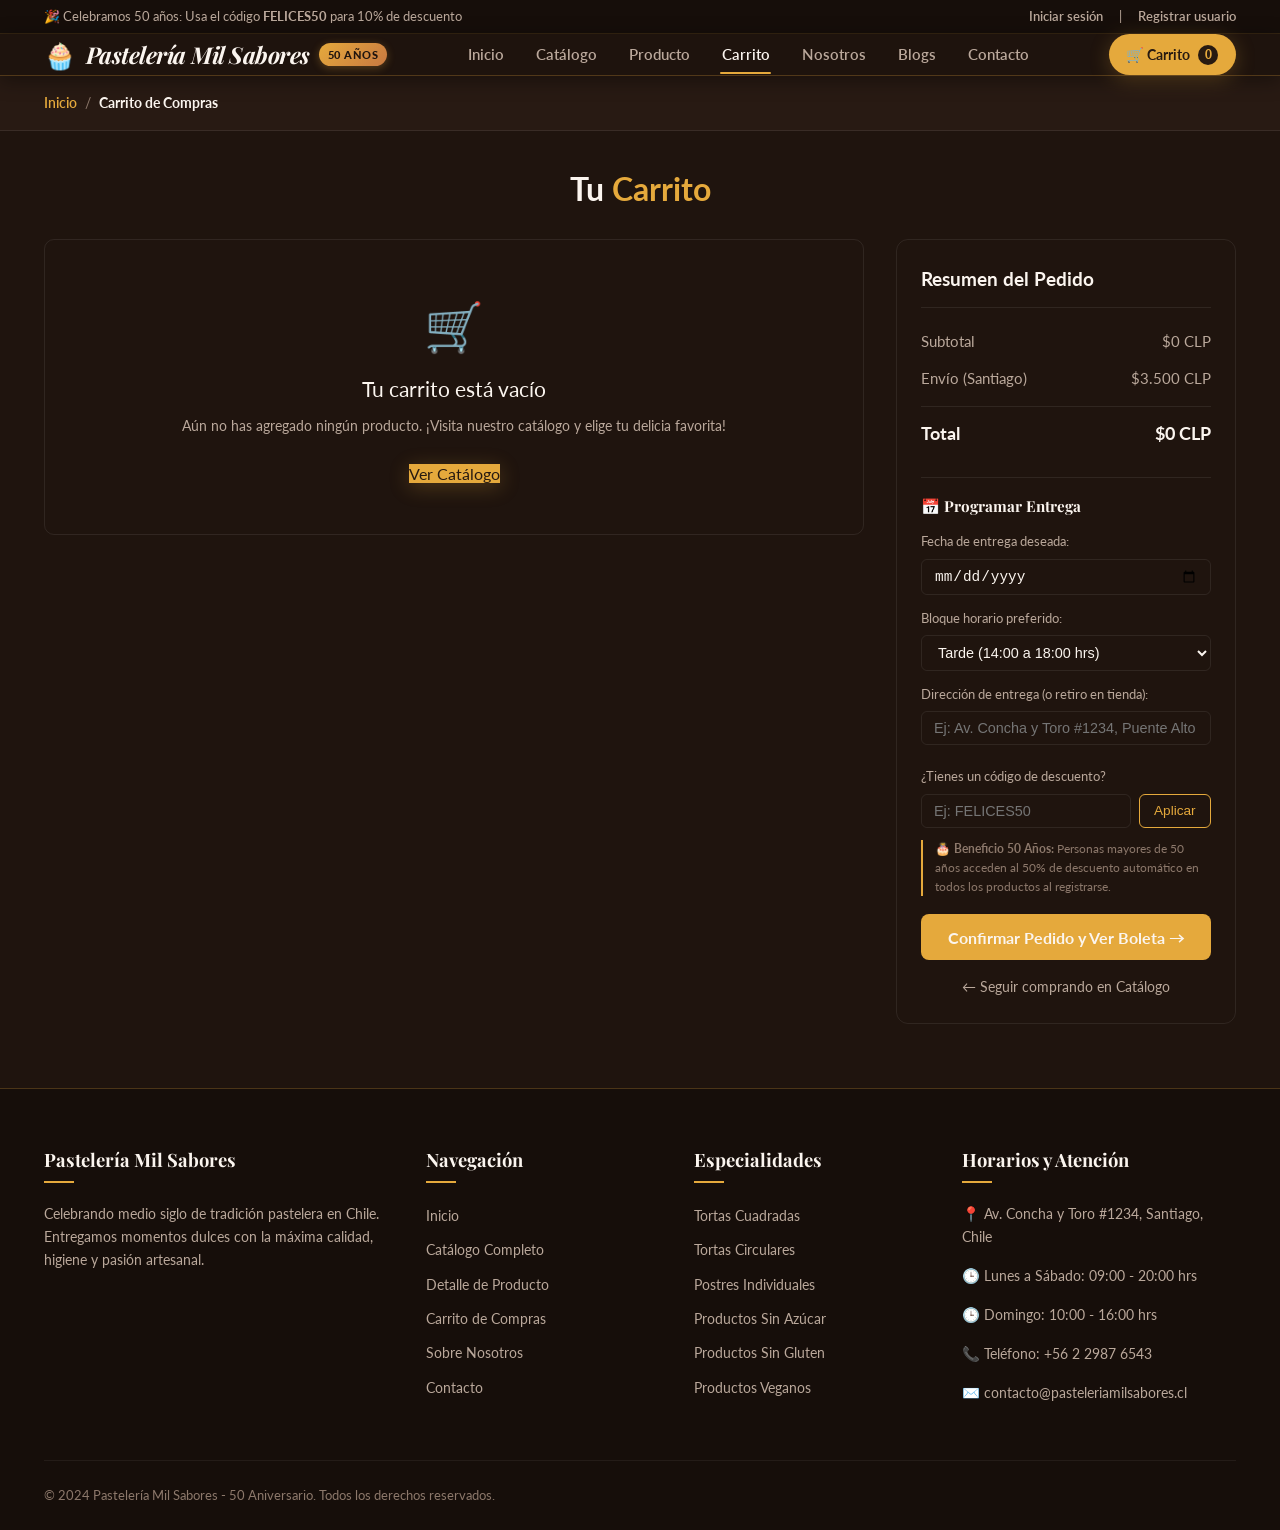
<file: HTML/carrito.html>
<!DOCTYPE html>
<html lang="es">

<head>
  <meta charset="UTF-8">
  <meta name="viewport" content="width=device-width, initial-scale=1.0">
  <meta name="description" content="Revisa y confirma los productos en tu carrito de compras. Pastelería Mil Sabores.">
  <meta name="author" content="Estudiantes Duoc UC - Desarrollo Full Stack II">
  <title>Carrito de Compras | Pastelería Mil Sabores</title>

  <!-- Hojas de Estilos Externas (Rubro IE1.1.2) -->
  <link rel="stylesheet" href="css/estilos.css">
  <link rel="stylesheet" href="css/carrito.css">

  <!-- Scripts Modulares Diferidos -->
  <script src="js/productos.js" defer></script>
  <script src="js/usuarios.js" defer></script>
  <script src="js/carrito.js" defer></script>
  <script src="js/main.js" defer></script>
</head>

<body>

  <!-- ======================================================================= -->
  <!-- 1. BARRA SUPERIOR DE AVISOS Y ACCESOS RÁPIDOS                         -->
  <!-- ETIQUETA: <aside> para avisos complementarios                           -->
  <!-- ======================================================================= -->
  <aside class="top-announcement" aria-label="Avisos destacados">
    <div class="container">
      <div>
        <span>🎉 Celebramos 50 años: Usa el código <strong>FELICES50</strong> para 10% de descuento</span>
      </div>
      <div class="top-user-links">
        <a href="login.html">Iniciar sesión</a>
        <span>|</span>
        <a href="registro.html">Registrar usuario</a>
      </div>
    </div>
  </aside>

  <!-- ======================================================================= -->
  <!-- 2. CABECERA PRINCIPAL Y NAVEGACIÓN                                      -->
  <!-- ETIQUETA: <header> para el logo y la barra de navegación                -->
  <!-- ======================================================================= -->
  <header>
    <div class="container barra-superior">
      <!-- Logotipo -->
      <a href="index.html" class="logo" aria-label="Ir a inicio de Pastelería Mil Sabores">
        <span class="logo-icon">🧁</span>
        <span class="logo-title">Pastelería Mil Sabores</span>
        <span class="badge-50">50 AÑOS</span>
      </a>

      <!-- Menú de Navegación con 'Carrito' activo -->
      <nav aria-label="Navegación principal del sitio">
        <ul>
          <li><a href="index.html">Inicio</a></li>
          <li><a href="categoria.html">Catálogo</a></li>
          <li><a href="producto.html">Producto</a></li>
          <li><a href="carrito.html" class="active">Carrito</a></li>
          <li><a href="nosotros.html">Nosotros</a></li>
          <li><a href="blogs.html">Blogs</a></li>
          <li><a href="contacto.html">Contacto</a></li>
        </ul>
      </nav>


      <!-- Botón del Carrito con su contador -->
      <div class="header-actions">
        <a href="carrito.html" class="boton-carro" aria-label="Ver carrito de compras">
          <span>🛒 Carrito</span>
          <span class="cont-carrito" id="num-cont-carrito">0</span>
        </a>
        <button class="menu-toggle" aria-label="Abrir menú de navegación" aria-expanded="false">
          ☰
        </button>
      </div>
    </div>
  </header>

  <!-- ======================================================================= -->
  <!-- 3. RUTA DE NAVEGACIÓN (BREADCRUMB)                                      -->
  <!-- ======================================================================= -->
  <nav class="breadcrumb-section" aria-label="Miga de pan" style="background-color: var(--bg-card-soft); padding: 1rem 0; border-bottom: 1px solid var(--border-subtle);">
    <div class="container">
      <div style="font-size: 0.88rem; color: var(--text-secondary); display: flex; gap: 0.5rem;">
        <a href="index.html" style="color: var(--color-chocolate); font-weight: 600;">Inicio</a>
        <span style="color: var(--text-muted);">/</span>
        <span style="color: var(--text-main); font-weight: 700;">Carrito de Compras</span>
      </div>
    </div>
  </nav>

  <!-- ======================================================================= -->
  <!-- 4. CONTENIDO PRINCIPAL: CARRITO DE COMPRAS                              -->
  <!-- ETIQUETA: <main> nucleo central de la pagina                            -->
  <!-- ======================================================================= -->
  <main>
    <div class="container">
      <h1 class="cart-title">Tu <span>Carrito</span></h1>

      <!-- Layout de dos columnas: lista de productos + resumen -->
      <div class="cart-layout">

        <!-- ============================================================ -->
        <!-- COLUMNA IZQUIERDA: Lista de productos en el carrito          -->
        <!-- ============================================================ -->
        <div class="cart-items-col">

          <!-- Mensaje cuando el carrito esta vacio -->
          <div id="carrito-vacio" class="cart-empty" style="display: none;">
            <p class="empty-icon">🛒</p>
            <p class="empty-title">Tu carrito está vacío</p>
            <p class="empty-desc">Aún no has agregado ningún producto. ¡Visita nuestro catálogo y elige tu delicia favorita!</p>
            <a href="categoria.html" class="btn-primary">Ver Catálogo</a>
          </div>

          <!-- Contenedor donde el JS inyectara las filas de productos -->
          <div id="lista-items-carrito">
            <!-- Los productos se agregan aqui dinamicamente desde main.js -->
          </div>

        </div>

        <!-- ============================================================ -->
        <!-- COLUMNA DERECHA: Resumen y opciones de pago                  -->
        <!-- ============================================================ -->
        <aside class="cart-summary-col" aria-label="Resumen del pedido">
          <!-- Aviso Dinámico de Beneficios del Usuario -->
          <div id="aviso-beneficio-usuario" class="cart-benefit-banner" style="display: none; background: rgba(229, 169, 60, 0.12); border: 1px solid var(--accent-gold); padding: 0.9rem; border-radius: 10px; margin-bottom: 1.2rem; font-size: 0.9rem; color: var(--accent-gold); line-height: 1.5; box-shadow: 0 4px 12px rgba(0, 0, 0, 0.2);"></div>

          <div class="summary-card">
            <h2 class="summary-title">Resumen del Pedido</h2>

            <!-- Subtotal (actualizado dinamicamente) -->
            <div class="summary-row">
              <span>Subtotal</span>
              <span id="resumen-subtotal">$0 CLP</span>
            </div>

            <!-- Descuento (aparece solo si se aplica cupon o beneficio) -->
            <div class="summary-row descuento-row" id="fila-descuento" style="display: none;">
              <span id="label-descuento">Descuento</span>
              <span id="resumen-descuento" style="color: #2e7d32; font-weight: 700;">-$0 CLP</span>
            </div>

            <!-- Envio fijo -->
            <div class="summary-row">
              <span>Envío (Santiago)</span>
              <span>$3.500 CLP</span>
            </div>

            <!-- Total final -->
            <div class="summary-row total-row">
              <span>Total</span>
              <span id="resumen-total">$3.500 CLP</span>
            </div>

            <!-- Programación de Entrega y Despacho -->
            <div class="delivery-section" style="margin-top: 1rem; padding-top: 1rem; border-top: 1px solid var(--border-subtle);">
              <h3 style="font-size: 0.95rem; font-family: var(--font-serif); color: var(--text-main); margin-bottom: 0.8rem;">📅 Programar Entrega</h3>
              
              <label for="input-fecha-entrega" class="promo-label">Fecha de entrega deseada:</label>
              <input type="date" id="input-fecha-entrega" class="promo-input" style="width: 100%; margin-bottom: 0.8rem;" required>

              <label for="select-horario-entrega" class="promo-label">Bloque horario preferido:</label>
              <select id="select-horario-entrega" class="promo-input" style="width: 100%; margin-bottom: 0.8rem;">
                <option value="10:00 a 14:00 hrs">Mañana (10:00 a 14:00 hrs)</option>
                <option value="14:00 a 18:00 hrs" selected>Tarde (14:00 a 18:00 hrs)</option>
                <option value="18:00 a 21:00 hrs">Vespertino (18:00 a 21:00 hrs)</option>
              </select>

              <label for="input-direccion-despacho" class="promo-label">Dirección de entrega (o retiro en tienda):</label>
              <input type="text" id="input-direccion-despacho" class="promo-input" placeholder="Ej: Av. Concha y Toro #1234, Puente Alto" style="width: 100%;">
            </div>

            <!-- Campo de codigo de descuento -->
            <div class="promo-section">
              <label for="input-codigo" class="promo-label">¿Tienes un código de descuento?</label>
              <div class="promo-input-row">
                <input type="text"
                       id="input-codigo"
                       class="promo-input"
                       placeholder="Ej: FELICES50"
                       aria-label="Código de descuento">
                <button type="button" id="btn-aplicar-codigo" class="btn-promo">Aplicar</button>
              </div>
              <!-- Mensaje de resultado del codigo (OK o error) -->
              <p id="msg-codigo" class="promo-msg" style="display: none;"></p>
            </div>

            <!-- Nota de descuentos especiales -->
            <p class="summary-note">
              🎂 <strong>Beneficio 50 Años:</strong> Personas mayores de 50 años acceden al 50% de descuento automático en todos los productos al registrarse.
            </p>

            <!-- Boton de confirmar pedido -->
            <button type="button" id="btn-confirmar" class="btn-checkout">
              Confirmar Pedido y Ver Boleta &rarr;
            </button>

            <!-- Enlace para seguir comprando -->
            <a href="categoria.html" class="link-seguir">&larr; Seguir comprando en Catálogo</a>
          </div>
        </aside>

      </div>
    </div>
  </main>

  <!-- ======================================================================= -->
  <!-- 5. PIE DE PÁGINA (FOOTER INFORMATIVO COMPARTIDO)                        -->
  <!-- ======================================================================= -->
  <footer>
    <div class="container">
      <div class="footer-grid">
        <!-- Columna 1: Identidad de Marca -->
        <div class="footer-col">
          <h4>Pastelería Mil Sabores</h4>
          <p>
            Celebrando medio siglo de tradición pastelera en Chile. Entregamos momentos dulces con la máxima calidad, higiene y pasión artesanal.
          </p>
        </div>

        <!-- Columna 2: Navegación Rapida -->
        <div class="footer-col">
          <h4>Navegación</h4>
          <ul>
            <li><a href="index.html">Inicio</a></li>
            <li><a href="categoria.html">Catálogo Completo</a></li>
            <li><a href="producto.html">Detalle de Producto</a></li>
            <li><a href="carrito.html">Carrito de Compras</a></li>
            <li><a href="nosotros.html">Sobre Nosotros</a></li>
            <li><a href="contacto.html">Contacto</a></li>
          </ul>
        </div>

        <!-- Columna 3: Categorias Rapidas -->
        <div class="footer-col">
          <h4>Especialidades</h4>
          <ul>
            <li><a href="categoria.html?cat=cuadradas">Tortas Cuadradas</a></li>
            <li><a href="categoria.html?cat=circulares">Tortas Circulares</a></li>
            <li><a href="categoria.html?cat=individuales">Postres Individuales</a></li>
            <li><a href="categoria.html?cat=sin-azucar">Productos Sin Azúcar</a></li>
            <li><a href="categoria.html?cat=sin-gluten">Productos Sin Gluten</a></li>
            <li><a href="categoria.html?cat=vegana">Productos Veganos</a></li>
          </ul>
        </div>

        <!-- Columna 4: Atencion y Horarios -->
        <div class="footer-col">
          <h4>Horarios y Atención</h4>
          <p>📍 Av. Concha y Toro #1234, Santiago, Chile</p>
          <p>🕒 Lunes a Sábado: 09:00 - 20:00 hrs</p>
          <p>🕒 Domingo: 10:00 - 16:00 hrs</p>
          <p>📞 Teléfono: +56 2 2987 6543</p>
          <p>✉️ contacto@pasteleriamilsabores.cl</p>
        </div>
      </div>

      <!-- Barra de Copyright Inferior -->
      <div class="footer-bottom">
        <p>&copy; 2024 Pastelería Mil Sabores - 50 Aniversario. Todos los derechos reservados.</p>
      </div>
    </div>
  </footer>

</body>

</html>
</file>
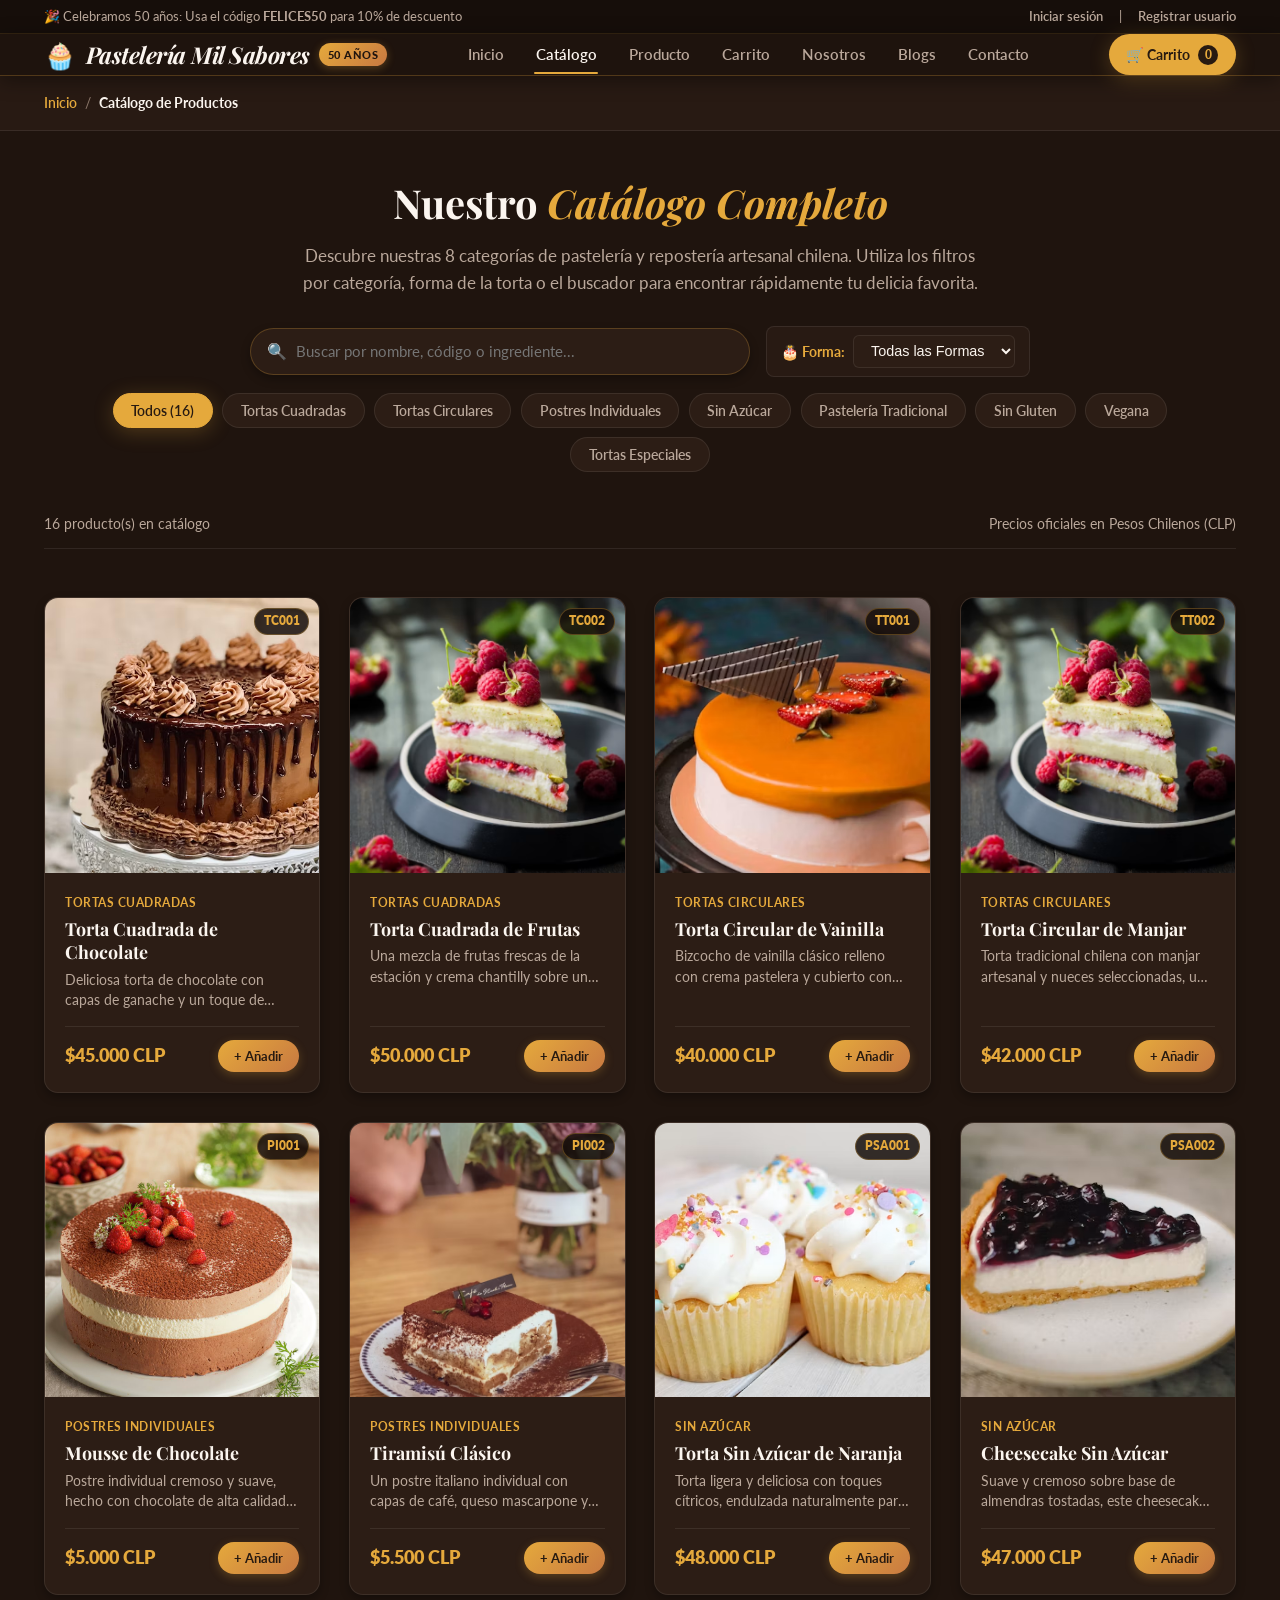
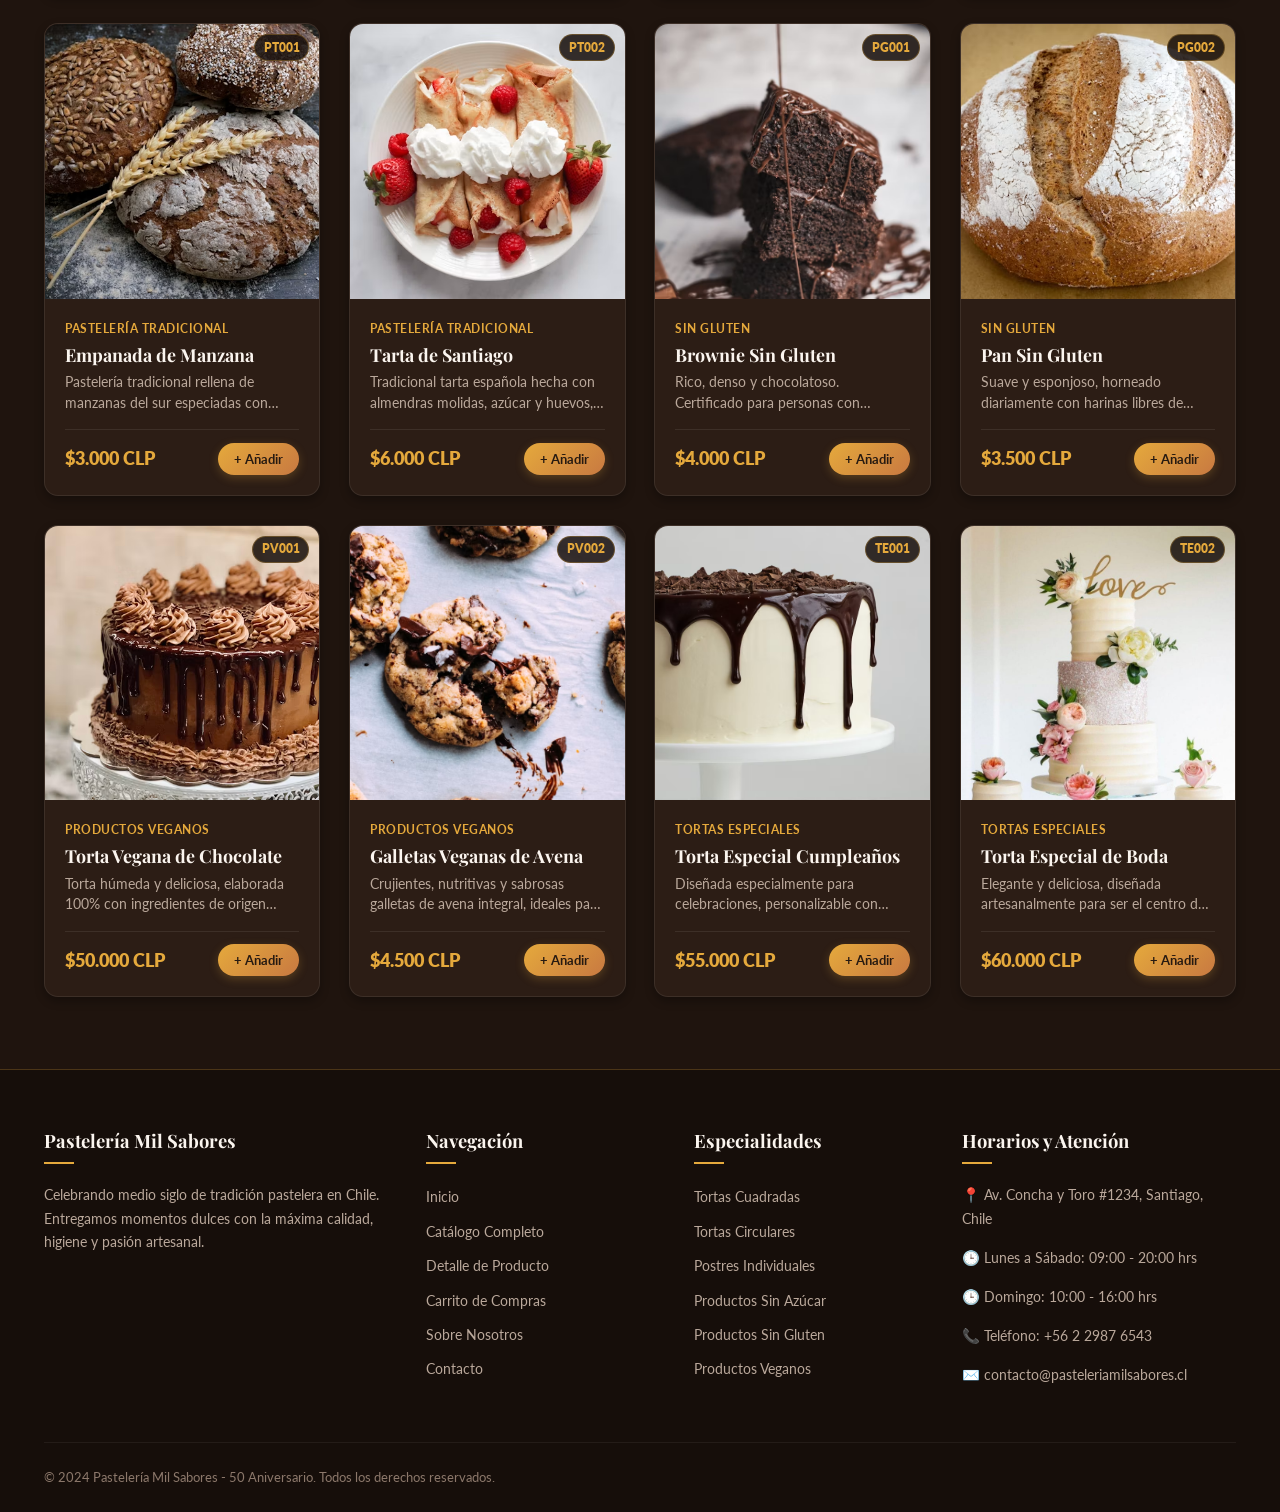
<file: HTML/categoria.html>
<!DOCTYPE html>
<html lang="es">

<head>
  <meta charset="UTF-8">
  <meta name="viewport" content="width=device-width, initial-scale=1.0">
  <meta name="description" content="Catálogo de productos de Pastelería Mil Sabores. 8 categorías: Tortas cuadradas, circulares, postres individuales, sin azúcar, sin gluten, veganas, tradicionales y especiales.">
  <meta name="author" content="Estudiantes Duoc UC - Desarrollo Full Stack II">
  <title>Catálogo de Productos | Pastelería Mil Sabores</title>

  <!-- Hojas de Estilos Externas (Rubro IE1.1.2) -->
  <link rel="stylesheet" href="css/estilos.css">
  <link rel="stylesheet" href="css/categoria.css">

  <!-- Scripts Modulares Diferidos -->
  <script src="js/productos.js" defer></script>
  <script src="js/usuarios.js" defer></script>
  <script src="js/carrito.js" defer></script>
  <script src="js/main.js" defer></script>
</head>

<body>

  <!-- ======================================================================= -->
  <!-- 1. BARRA SUPERIOR DE AVISOS Y ACCESOS RÁPIDOS                         -->
  <!-- ETIQUETA: <aside> para avisos complementarios                           -->
  <!-- ======================================================================= -->
  <aside class="top-announcement" aria-label="Avisos destacados">
    <div class="container">
      <div>
        <span>🎉 Celebramos 50 años: Usa el código <strong>FELICES50</strong> para 10% de descuento</span>
      </div>
      <div class="top-user-links">
        <a href="login.html">Iniciar sesión</a>
        <span>|</span>
        <a href="registro.html">Registrar usuario</a>
      </div>
    </div>
  </aside>

  <!-- ======================================================================= -->
  <!-- 2. CABECERA PRINCIPAL Y NAVEGACIÓN                                      -->
  <!-- ETIQUETA: <header> para el logo y la barra de navegación                -->
  <!-- ======================================================================= -->
  <header>
    <div class="container barra-superior">
      <!-- Logotipo -->
      <a href="index.html" class="logo" aria-label="Ir a inicio de Pastelería Mil Sabores">
        <span class="logo-icon">🧁</span>
        <span class="logo-title">Pastelería Mil Sabores</span>
        <span class="badge-50">50 AÑOS</span>
      </a>

      <nav aria-label="Navegación principal del sitio">
        <ul>
          <li><a href="index.html">Inicio</a></li>
          <li><a href="categoria.html" class="active">Catálogo</a></li>
          <li><a href="producto.html">Producto</a></li>
          <li><a href="carrito.html">Carrito</a></li>
          <li><a href="nosotros.html">Nosotros</a></li>
          <li><a href="blogs.html">Blogs</a></li>
          <li><a href="contacto.html">Contacto</a></li>
        </ul>
      </nav>


      <!-- Botón del Carrito con su contador -->
      <div class="header-actions">
        <a href="carrito.html" class="boton-carro" aria-label="Ver carrito de compras">
          <span>🛒 Carrito</span>
          <span class="cont-carrito" id="num-cont-carrito">0</span>
        </a>
        <button class="menu-toggle" aria-label="Abrir menú de navegación" aria-expanded="false">
          ☰
        </button>
      </div>
    </div>
  </header>

  <!-- ======================================================================= -->
  <!-- 3. RUTA DE NAVEGACIÓN (BREADCRUMB)                                      -->
  <!-- ======================================================================= -->
  <nav class="breadcrumb-section" aria-label="Miga de pan" style="background-color: var(--bg-card-soft); padding: 1rem 0; border-bottom: 1px solid var(--border-subtle);">
    <div class="container">
      <div style="font-size: 0.88rem; color: var(--text-secondary); display: flex; gap: 0.5rem;">
        <a href="index.html" style="color: var(--color-chocolate); font-weight: 600;">Inicio</a>
        <span style="color: var(--text-muted);">/</span>
        <span style="color: var(--text-main); font-weight: 700;">Catálogo de Productos</span>
      </div>
    </div>
  </nav>

  <!-- ======================================================================= -->
  <!-- 4. CONTENIDO PRINCIPAL: CATÁLOGO Y FILTROS (FIGURA 8 DEL DOCUMENTO)     -->
  <!-- ETIQUETA: <main> núcleo central de la página                            -->
  <!-- ======================================================================= -->
  <main>
    <div class="container">

      <!-- Encabezado de la Sección y Buscador en Vivo -->
      <section class="catalog-header-section" aria-labelledby="catalog-title">
        <h1 id="catalog-title" class="catalog-title">Nuestro <span>Catálogo Completo</span></h1>
        <p class="catalog-description">
          Descubre nuestras 8 categorías de pastelería y repostería artesanal chilena. Utiliza los filtros por categoría, forma de la torta o el buscador para encontrar rápidamente tu delicia favorita.
        </p>

        <!-- Barra de Búsqueda Interactiva y Filtro por Forma -->
        <div style="display: flex; flex-wrap: wrap; gap: 1rem; align-items: center; justify-content: center; margin: 1.5rem 0 1rem;">
          <div class="search-container" style="margin: 0; flex: 1; min-width: 260px; max-width: 500px;">
            <span class="search-icon">🔍</span>
            <input type="text" 
                   id="buscador-productos" 
                   class="search-input" 
                   placeholder="Buscar por nombre, código o ingrediente...">
          </div>

          <!-- Selector de Forma de la Torta (Requerimiento de la pauta) -->
          <div class="shape-filter-box" style="display: inline-flex; align-items: center; gap: 0.5rem; background: var(--bg-card-soft); padding: 0.5rem 0.9rem; border-radius: 8px; border: 1px solid var(--border-subtle);">
            <label for="filtro-forma" style="font-size: 0.9rem; font-weight: 700; color: var(--color-chocolate);">🎂 Forma:</label>
            <select id="filtro-forma" style="padding: 0.4rem 0.8rem; border-radius: 6px; border: 1px solid var(--border-subtle); background: var(--bg-card); color: var(--text-main); font-size: 0.9rem; cursor: pointer;">
              <option value="todas">Todas las Formas</option>
              <option value="circular">Circulares</option>
              <option value="cuadrada">Cuadradas</option>
            </select>
          </div>
        </div>

        <!-- Botones de Filtro por Categoría (Requerimiento de la pauta) -->
        <div class="filters-wrapper" aria-label="Filtrar por categoría">
          <button type="button" class="filter-btn active" data-categoria="todos">Todos (16)</button>
          <button type="button" class="filter-btn" data-categoria="cuadradas">Tortas Cuadradas</button>
          <button type="button" class="filter-btn" data-categoria="circulares">Tortas Circulares</button>
          <button type="button" class="filter-btn" data-categoria="individuales">Postres Individuales</button>
          <button type="button" class="filter-btn" data-categoria="sin-azucar">Sin Azúcar</button>
          <button type="button" class="filter-btn" data-categoria="tradicional">Pastelería Tradicional</button>
          <button type="button" class="filter-btn" data-categoria="sin-gluten">Sin Gluten</button>
          <button type="button" class="filter-btn" data-categoria="vegana">Vegana</button>
          <button type="button" class="filter-btn" data-categoria="especiales">Tortas Especiales</button>
        </div>

        <!-- Información de Resultados -->
        <div class="catalog-results-info">
          <span id="total-mostrados">16 producto(s) en catálogo</span>
          <span>Precios oficiales en Pesos Chilenos (CLP)</span>
        </div>
      </section>

      <!-- Grilla de Productos (16 Productos del Caso Duoc UC) -->
      <section class="catalog-grid" aria-label="Listado de productos">

        <!-- 1. TC001: Torta Cuadrada de Chocolate -->
        <article class="catalog-item product-card" data-codigo="TC001" data-categoria="cuadradas" data-nombre="Torta Cuadrada de Chocolate" data-precio="45000">
          <a href="producto.html?id=TC001" class="catalog-img-box" aria-label="Ver detalle de Torta Cuadrada de Chocolate">
            <span class="catalog-code-badge">TC001</span>
            <img src="img/producto_TC001.avif" alt="Torta Cuadrada de Chocolate" loading="lazy">
          </a>
          <div class="catalog-item-info">
            <span class="catalog-item-category">Tortas Cuadradas</span>
            <h3 class="catalog-item-title"><a href="producto.html?id=TC001">Torta Cuadrada de Chocolate</a></h3>
            <p class="catalog-item-desc">Deliciosa torta de chocolate con capas de ganache y un toque de avellanas. Personalizable con mensajes especiales.</p>
            <div class="catalog-item-footer">
              <span class="catalog-item-price">$45.000 CLP</span>
              <button type="button" class="btn-add-cart" aria-label="Añadir Torta Cuadrada de Chocolate">+ Añadir</button>
            </div>
          </div>
        </article>

        <!-- 2. TC002: Torta Cuadrada de Frutas -->
        <article class="catalog-item product-card" data-codigo="TC002" data-categoria="cuadradas" data-nombre="Torta Cuadrada de Frutas" data-precio="50000">
          <a href="producto.html?id=TC002" class="catalog-img-box" aria-label="Ver detalle de Torta Cuadrada de Frutas">
            <span class="catalog-code-badge">TC002</span>
            <img src="img/producto_TC002.avif" alt="Torta Cuadrada de Frutas" loading="lazy">
          </a>
          <div class="catalog-item-info">
            <span class="catalog-item-category">Tortas Cuadradas</span>
            <h3 class="catalog-item-title"><a href="producto.html?id=TC002">Torta Cuadrada de Frutas</a></h3>
            <p class="catalog-item-desc">Una mezcla de frutas frescas de la estación y crema chantilly sobre un suave bizcocho de vainilla.</p>
            <div class="catalog-item-footer">
              <span class="catalog-item-price">$50.000 CLP</span>
              <button type="button" class="btn-add-cart" aria-label="Añadir Torta Cuadrada de Frutas">+ Añadir</button>
            </div>
          </div>
        </article>

        <!-- 3. TT001: Torta Circular de Vainilla -->
        <article class="catalog-item product-card" data-codigo="TT001" data-categoria="circulares" data-nombre="Torta Circular de Vainilla" data-precio="40000">
          <a href="producto.html?id=TT001" class="catalog-img-box" aria-label="Ver detalle de Torta Circular de Vainilla">
            <span class="catalog-code-badge">TT001</span>
            <img src="img/producto_TT001.avif" alt="Torta Circular de Vainilla" loading="lazy">
          </a>
          <div class="catalog-item-info">
            <span class="catalog-item-category">Tortas Circulares</span>
            <h3 class="catalog-item-title"><a href="producto.html?id=TT001">Torta Circular de Vainilla</a></h3>
            <p class="catalog-item-desc">Bizcocho de vainilla clásico relleno con crema pastelera y cubierto con un glaseado dulce tradicional.</p>
            <div class="catalog-item-footer">
              <span class="catalog-item-price">$40.000 CLP</span>
              <button type="button" class="btn-add-cart" aria-label="Añadir Torta Circular de Vainilla">+ Añadir</button>
            </div>
          </div>
        </article>

        <!-- 4. TT002: Torta Circular de Manjar -->
        <article class="catalog-item product-card" data-codigo="TT002" data-categoria="circulares" data-nombre="Torta Circular de Manjar" data-precio="42000">
          <a href="producto.html?id=TT002" class="catalog-img-box" aria-label="Ver detalle de Torta Circular de Manjar">
            <span class="catalog-code-badge">TT002</span>
            <img src="img/producto_TT002.avif" alt="Torta Circular de Manjar" loading="lazy">
          </a>
          <div class="catalog-item-info">
            <span class="catalog-item-category">Tortas Circulares</span>
            <h3 class="catalog-item-title"><a href="producto.html?id=TT002">Torta Circular de Manjar</a></h3>
            <p class="catalog-item-desc">Torta tradicional chilena con manjar artesanal y nueces seleccionadas, un deleite para ocasiones especiales.</p>
            <div class="catalog-item-footer">
              <span class="catalog-item-price">$42.000 CLP</span>
              <button type="button" class="btn-add-cart" aria-label="Añadir Torta Circular de Manjar">+ Añadir</button>
            </div>
          </div>
        </article>

        <!-- 5. PI001: Mousse de Chocolate -->
        <article class="catalog-item product-card" data-codigo="PI001" data-categoria="individuales" data-nombre="Mousse de Chocolate" data-precio="5000">
          <a href="producto.html?id=PI001" class="catalog-img-box" aria-label="Ver detalle de Mousse de Chocolate">
            <span class="catalog-code-badge">PI001</span>
            <img src="img/producto_PI001.jpg" alt="Mousse de Chocolate" loading="lazy">
          </a>
          <div class="catalog-item-info">
            <span class="catalog-item-category">Postres Individuales</span>
            <h3 class="catalog-item-title"><a href="producto.html?id=PI001">Mousse de Chocolate</a></h3>
            <p class="catalog-item-desc">Postre individual cremoso y suave, hecho con chocolate de alta calidad, ideal para amantes del cacao.</p>
            <div class="catalog-item-footer">
              <span class="catalog-item-price">$5.000 CLP</span>
              <button type="button" class="btn-add-cart" aria-label="Añadir Mousse de Chocolate">+ Añadir</button>
            </div>
          </div>
        </article>

        <!-- 6. PI002: Tiramisú Clásico -->
        <article class="catalog-item product-card" data-codigo="PI002" data-categoria="individuales" data-nombre="Tiramisú Clásico" data-precio="5500">
          <a href="producto.html?id=PI002" class="catalog-img-box" aria-label="Ver detalle de Tiramisú Clásico">
            <span class="catalog-code-badge">PI002</span>
            <img src="img/producto_PI002.avif" alt="Tiramisú Clásico" loading="lazy">
          </a>
          <div class="catalog-item-info">
            <span class="catalog-item-category">Postres Individuales</span>
            <h3 class="catalog-item-title"><a href="producto.html?id=PI002">Tiramisú Clásico</a></h3>
            <p class="catalog-item-desc">Un postre italiano individual con capas de café, queso mascarpone y cacao en polvo fino.</p>
            <div class="catalog-item-footer">
              <span class="catalog-item-price">$5.500 CLP</span>
              <button type="button" class="btn-add-cart" aria-label="Añadir Tiramisú Clásico">+ Añadir</button>
            </div>
          </div>
        </article>

        <!-- 7. PSA001: Torta Sin Azúcar de Naranja -->
        <article class="catalog-item product-card" data-codigo="PSA001" data-categoria="sin-azucar" data-nombre="Torta Sin Azúcar de Naranja" data-precio="48000">
          <a href="producto.html?id=PSA001" class="catalog-img-box" aria-label="Ver detalle de Torta Sin Azúcar de Naranja">
            <span class="catalog-code-badge">PSA001</span>
            <img src="img/producto_PSA001.avif" alt="Torta Sin Azúcar de Naranja" loading="lazy">
          </a>
          <div class="catalog-item-info">
            <span class="catalog-item-category">Sin Azúcar</span>
            <h3 class="catalog-item-title"><a href="producto.html?id=PSA001">Torta Sin Azúcar de Naranja</a></h3>
            <p class="catalog-item-desc">Torta ligera y deliciosa con toques cítricos, endulzada naturalmente para quienes buscan cuidarse.</p>
            <div class="catalog-item-footer">
              <span class="catalog-item-price">$48.000 CLP</span>
              <button type="button" class="btn-add-cart" aria-label="Añadir Torta Sin Azúcar de Naranja">+ Añadir</button>
            </div>
          </div>
        </article>

        <!-- 8. PSA002: Cheesecake Sin Azúcar -->
        <article class="catalog-item product-card" data-codigo="PSA002" data-categoria="sin-azucar" data-nombre="Cheesecake Sin Azúcar" data-precio="47000">
          <a href="producto.html?id=PSA002" class="catalog-img-box" aria-label="Ver detalle de Cheesecake Sin Azúcar">
            <span class="catalog-code-badge">PSA002</span>
            <img src="img/producto_PSA002.avif" alt="Cheesecake Sin Azúcar" loading="lazy">
          </a>
          <div class="catalog-item-info">
            <span class="catalog-item-category">Sin Azúcar</span>
            <h3 class="catalog-item-title"><a href="producto.html?id=PSA002">Cheesecake Sin Azúcar</a></h3>
            <p class="catalog-item-desc">Suave y cremoso sobre base de almendras tostadas, este cheesecake es ideal para disfrutar sin culpa.</p>
            <div class="catalog-item-footer">
              <span class="catalog-item-price">$47.000 CLP</span>
              <button type="button" class="btn-add-cart" aria-label="Añadir Cheesecake Sin Azúcar">+ Añadir</button>
            </div>
          </div>
        </article>

        <!-- 9. PT001: Empanada de Manzana -->
        <article class="catalog-item product-card" data-codigo="PT001" data-categoria="tradicional" data-nombre="Empanada de Manzana" data-precio="3000">
          <a href="producto.html?id=PT001" class="catalog-img-box" aria-label="Ver detalle de Empanada de Manzana">
            <span class="catalog-code-badge">PT001</span>
            <img src="img/producto_PT001.avif" alt="Empanada de Manzana" loading="lazy">
          </a>
          <div class="catalog-item-info">
            <span class="catalog-item-category">Pastelería Tradicional</span>
            <h3 class="catalog-item-title"><a href="producto.html?id=PT001">Empanada de Manzana</a></h3>
            <p class="catalog-item-desc">Pastelería tradicional rellena de manzanas del sur especiadas con canela, perfecta para la once chilena.</p>
            <div class="catalog-item-footer">
              <span class="catalog-item-price">$3.000 CLP</span>
              <button type="button" class="btn-add-cart" aria-label="Añadir Empanada de Manzana">+ Añadir</button>
            </div>
          </div>
        </article>

        <!-- 10. PT002: Tarta de Santiago -->
        <article class="catalog-item product-card" data-codigo="PT002" data-categoria="tradicional" data-nombre="Tarta de Santiago" data-precio="6000">
          <a href="producto.html?id=PT002" class="catalog-img-box" aria-label="Ver detalle de Tarta de Santiago">
            <span class="catalog-code-badge">PT002</span>
            <img src="img/producto_PT002.avif" alt="Tarta de Santiago" loading="lazy">
          </a>
          <div class="catalog-item-info">
            <span class="catalog-item-category">Pastelería Tradicional</span>
            <h3 class="catalog-item-title"><a href="producto.html?id=PT002">Tarta de Santiago</a></h3>
            <p class="catalog-item-desc">Tradicional tarta española hecha con almendras molidas, azúcar y huevos, una delicia clásica insustituible.</p>
            <div class="catalog-item-footer">
              <span class="catalog-item-price">$6.000 CLP</span>
              <button type="button" class="btn-add-cart" aria-label="Añadir Tarta de Santiago">+ Añadir</button>
            </div>
          </div>
        </article>

        <!-- 11. PG001: Brownie Sin Gluten -->
        <article class="catalog-item product-card" data-codigo="PG001" data-categoria="sin-gluten" data-nombre="Brownie Sin Gluten" data-precio="4000">
          <a href="producto.html?id=PG001" class="catalog-img-box" aria-label="Ver detalle de Brownie Sin Gluten">
            <span class="catalog-code-badge">PG001</span>
            <img src="img/producto_PG001.avif" alt="Brownie Sin Gluten" loading="lazy">
          </a>
          <div class="catalog-item-info">
            <span class="catalog-item-category">Sin Gluten</span>
            <h3 class="catalog-item-title"><a href="producto.html?id=PG001">Brownie Sin Gluten</a></h3>
            <p class="catalog-item-desc">Rico, denso y chocolatoso. Certificado para personas con celiaquía sin sacrificar el auténtico sabor.</p>
            <div class="catalog-item-footer">
              <span class="catalog-item-price">$4.000 CLP</span>
              <button type="button" class="btn-add-cart" aria-label="Añadir Brownie Sin Gluten">+ Añadir</button>
            </div>
          </div>
        </article>

        <!-- 12. PG002: Pan Sin Gluten -->
        <article class="catalog-item product-card" data-codigo="PG002" data-categoria="sin-gluten" data-nombre="Pan Sin Gluten" data-precio="3500">
          <a href="producto.html?id=PG002" class="catalog-img-box" aria-label="Ver detalle de Pan Sin Gluten">
            <span class="catalog-code-badge">PG002</span>
            <img src="img/producto_PG002.avif" alt="Pan Sin Gluten" loading="lazy">
          </a>
          <div class="catalog-item-info">
            <span class="catalog-item-category">Sin Gluten</span>
            <h3 class="catalog-item-title"><a href="producto.html?id=PG002">Pan Sin Gluten</a></h3>
            <p class="catalog-item-desc">Suave y esponjoso, horneado diariamente con harinas libres de gluten, ideal para acompañar tus comidas.</p>
            <div class="catalog-item-footer">
              <span class="catalog-item-price">$3.500 CLP</span>
              <button type="button" class="btn-add-cart" aria-label="Añadir Pan Sin Gluten">+ Añadir</button>
            </div>
          </div>
        </article>

        <!-- 13. PV001: Torta Vegana de Chocolate -->
        <article class="catalog-item product-card" data-codigo="PV001" data-categoria="vegana" data-nombre="Torta Vegana de Chocolate" data-precio="50000">
          <a href="producto.html?id=PV001" class="catalog-img-box" aria-label="Ver detalle de Torta Vegana de Chocolate">
            <span class="catalog-code-badge">PV001</span>
            <img src="img/producto_PV001.avif" alt="Torta Vegana de Chocolate" loading="lazy">
          </a>
          <div class="catalog-item-info">
            <span class="catalog-item-category">Productos Veganos</span>
            <h3 class="catalog-item-title"><a href="producto.html?id=PV001">Torta Vegana de Chocolate</a></h3>
            <p class="catalog-item-desc">Torta húmeda y deliciosa, elaborada 100% con ingredientes de origen vegetal de primera calidad.</p>
            <div class="catalog-item-footer">
              <span class="catalog-item-price">$50.000 CLP</span>
              <button type="button" class="btn-add-cart" aria-label="Añadir Torta Vegana de Chocolate">+ Añadir</button>
            </div>
          </div>
        </article>

        <!-- 14. PV002: Galletas Veganas de Avena -->
        <article class="catalog-item product-card" data-codigo="PV002" data-categoria="vegana" data-nombre="Galletas Veganas de Avena" data-precio="4500">
          <a href="producto.html?id=PV002" class="catalog-img-box" aria-label="Ver detalle de Galletas Veganas de Avena">
            <span class="catalog-code-badge">PV002</span>
            <img src="img/producto_PV002.avif" alt="Galletas Veganas de Avena" loading="lazy">
          </a>
          <div class="catalog-item-info">
            <span class="catalog-item-category">Productos Veganos</span>
            <h3 class="catalog-item-title"><a href="producto.html?id=PV002">Galletas Veganas de Avena</a></h3>
            <p class="catalog-item-desc">Crujientes, nutritivas y sabrosas galletas de avena integral, ideales para un snack saludable.</p>
            <div class="catalog-item-footer">
              <span class="catalog-item-price">$4.500 CLP</span>
              <button type="button" class="btn-add-cart" aria-label="Añadir Galletas Veganas de Avena">+ Añadir</button>
            </div>
          </div>
        </article>

        <!-- 15. TE001: Torta Especial de Cumpleaños -->
        <article class="catalog-item product-card" data-codigo="TE001" data-categoria="especiales" data-nombre="Torta Especial de Cumpleaños" data-precio="55000">
          <a href="producto.html?id=TE001" class="catalog-img-box" aria-label="Ver detalle de Torta Especial de Cumpleaños">
            <span class="catalog-code-badge">TE001</span>
            <img src="img/producto_TE001.avif" alt="Torta Especial de Cumpleaños" loading="lazy">
          </a>
          <div class="catalog-item-info">
            <span class="catalog-item-category">Tortas Especiales</span>
            <h3 class="catalog-item-title"><a href="producto.html?id=TE001">Torta Especial Cumpleaños</a></h3>
            <p class="catalog-item-desc">Diseñada especialmente para celebraciones, personalizable con forma, tamaño y dedicatorias únicas.</p>
            <div class="catalog-item-footer">
              <span class="catalog-item-price">$55.000 CLP</span>
              <button type="button" class="btn-add-cart" aria-label="Añadir Torta Especial de Cumpleaños">+ Añadir</button>
            </div>
          </div>
        </article>

        <!-- 16. TE002: Torta Especial de Boda -->
        <article class="catalog-item product-card" data-codigo="TE002" data-categoria="especiales" data-nombre="Torta Especial de Boda" data-precio="60000">
          <a href="producto.html?id=TE002" class="catalog-img-box" aria-label="Ver detalle de Torta Especial de Boda">
            <span class="catalog-code-badge">TE002</span>
            <img src="img/producto_TE002.jpg" alt="Torta Especial de Boda" loading="lazy">
          </a>
          <div class="catalog-item-info">
            <span class="catalog-item-category">Tortas Especiales</span>
            <h3 class="catalog-item-title"><a href="producto.html?id=TE002">Torta Especial de Boda</a></h3>
            <p class="catalog-item-desc">Elegante y deliciosa, diseñada artesanalmente para ser el centro de atención inolvidable en matrimonios.</p>
            <div class="catalog-item-footer">
              <span class="catalog-item-price">$60.000 CLP</span>
              <button type="button" class="btn-add-cart" aria-label="Añadir Torta Especial de Boda">+ Añadir</button>
            </div>
          </div>
        </article>

      </section>



    </div>
  </main>

  <!-- ======================================================================= -->
  <!-- 5. PIE DE PÁGINA (FOOTER INFORMATIVO COMPARTIDO)                        -->
  <!-- ======================================================================= -->
  <footer>
    <div class="container">
      <div class="footer-grid">
        <!-- Columna 1: Identidad de Marca -->
        <div class="footer-col">
          <h4>Pastelería Mil Sabores</h4>
          <p>
            Celebrando medio siglo de tradición pastelera en Chile. Entregamos momentos dulces con la máxima calidad, higiene y pasión artesanal.
          </p>
        </div>

        <!-- Columna 2: Navegación Rápida -->
        <div class="footer-col">
          <h4>Navegación</h4>
          <ul>
            <li><a href="index.html">Inicio</a></li>
            <li><a href="categoria.html">Catálogo Completo</a></li>
            <li><a href="producto.html">Detalle de Producto</a></li>
            <li><a href="carrito.html">Carrito de Compras</a></li>
            <li><a href="nosotros.html">Sobre Nosotros</a></li>
            <li><a href="contacto.html">Contacto</a></li>
          </ul>
        </div>

        <!-- Columna 3: Categorías Rápidas -->
        <div class="footer-col">
          <h4>Especialidades</h4>
          <ul>
            <li><a href="categoria.html?cat=cuadradas">Tortas Cuadradas</a></li>
            <li><a href="categoria.html?cat=circulares">Tortas Circulares</a></li>
            <li><a href="categoria.html?cat=individuales">Postres Individuales</a></li>
            <li><a href="categoria.html?cat=sin-azucar">Productos Sin Azúcar</a></li>
            <li><a href="categoria.html?cat=sin-gluten">Productos Sin Gluten</a></li>
            <li><a href="categoria.html?cat=vegana">Productos Veganos</a></li>
          </ul>
        </div>

        <!-- Columna 4: Atención y Horarios -->
        <div class="footer-col">
          <h4>Horarios y Atención</h4>
          <p>📍 Av. Concha y Toro #1234, Santiago, Chile</p>
          <p>🕒 Lunes a Sábado: 09:00 - 20:00 hrs</p>
          <p>🕒 Domingo: 10:00 - 16:00 hrs</p>
          <p>📞 Teléfono: +56 2 2987 6543</p>
          <p>✉️ contacto@pasteleriamilsabores.cl</p>
        </div>
      </div>

      <!-- Barra de Copyright Inferior -->
      <div class="footer-bottom">
        <p>&copy; 2024 Pastelería Mil Sabores - 50 Aniversario. Todos los derechos reservados.</p>
      </div>
    </div>
  </footer>

</body>

</html>
</file>
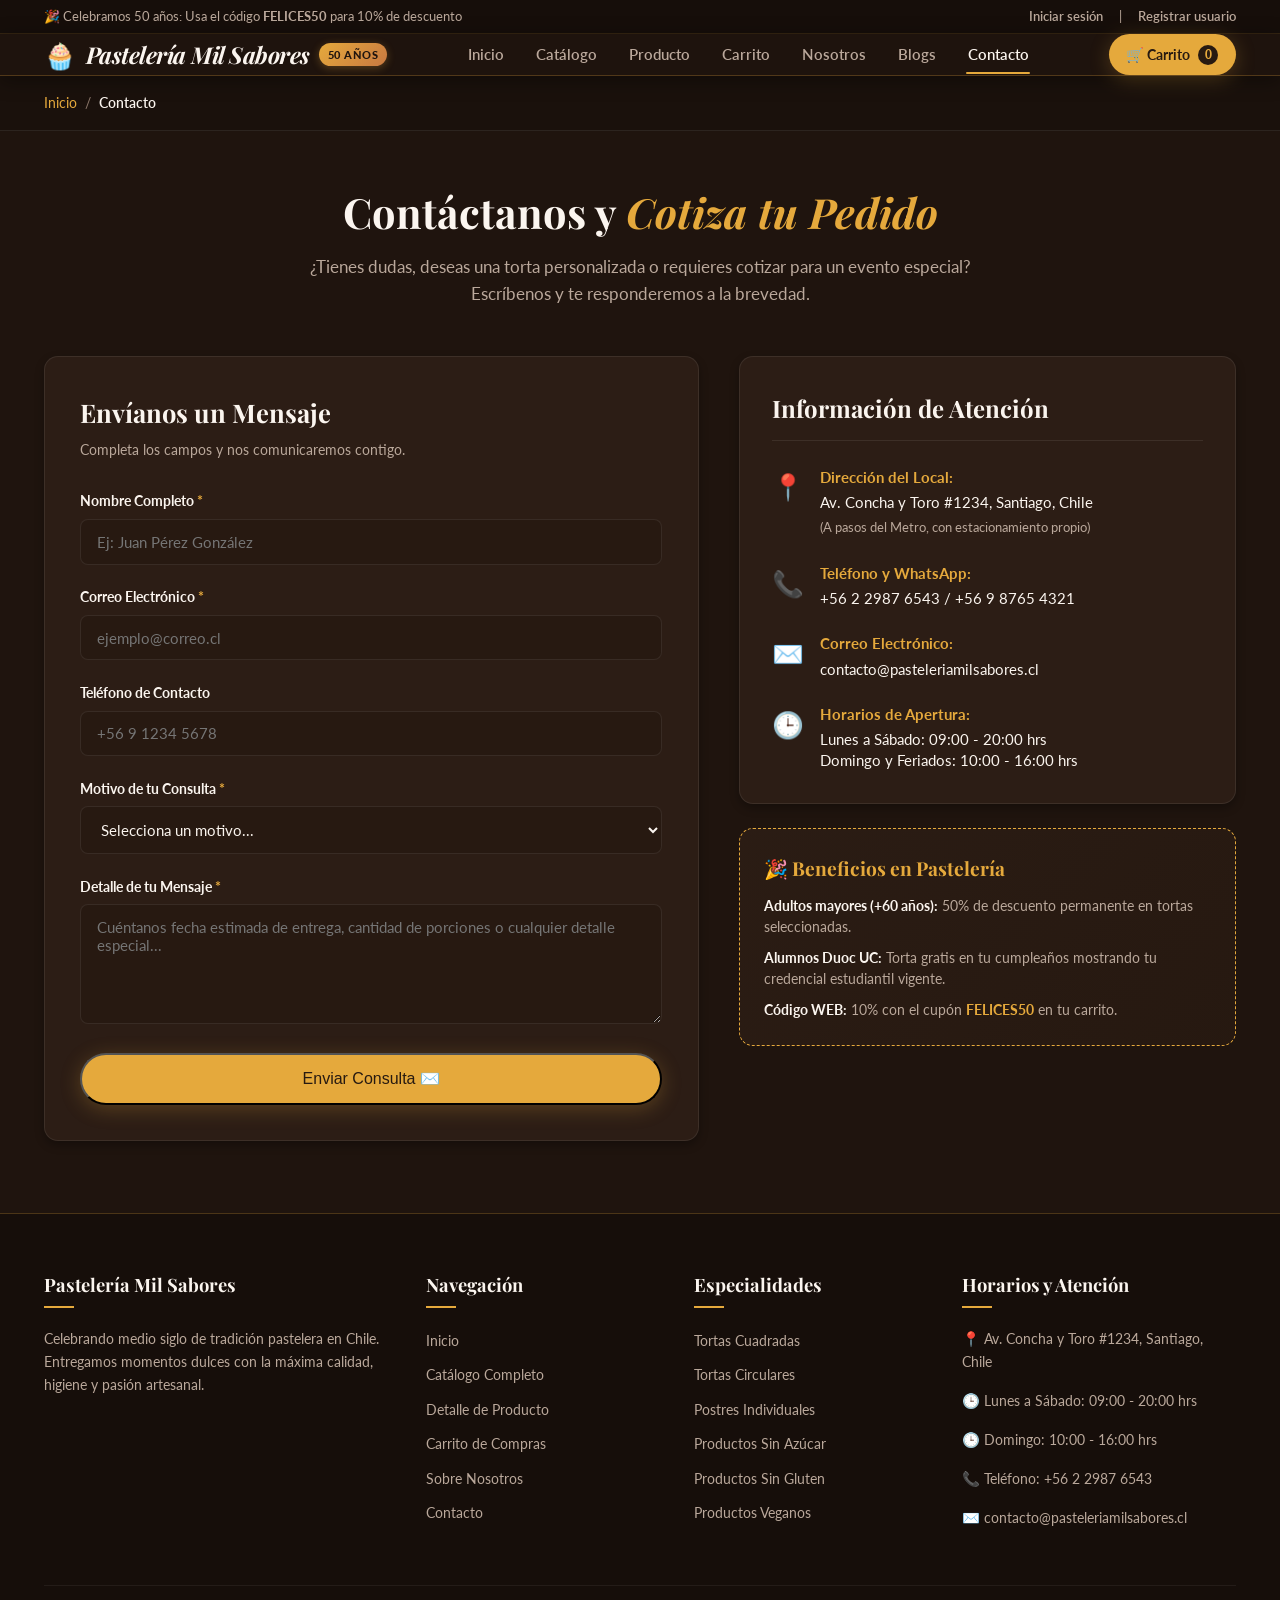
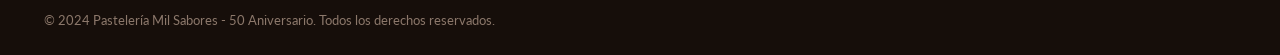
<file: HTML/contacto.html>
<!DOCTYPE html>
<html lang="es">

<head>
  <meta charset="UTF-8">
  <meta name="viewport" content="width=device-width, initial-scale=1.0">
  <meta name="description" content="Ponte en contacto con Pastelería Mil Sabores. Consultas, pedidos especiales para eventos y cotizaciones.">
  <meta name="author" content="Estudiantes Duoc UC - Desarrollo Full Stack II">
  <title>Contacto | Pastelería Mil Sabores</title>

  <!-- Hojas de Estilos Externas (Rubro IE1.1.2) -->
  <link rel="stylesheet" href="css/estilos.css">
  <link rel="stylesheet" href="css/contacto.css">

  <!-- Scripts Modulares Diferidos -->
  <script src="js/productos.js" defer></script>
  <script src="js/usuarios.js" defer></script>
  <script src="js/carrito.js" defer></script>
  <script src="js/main.js" defer></script>
</head>

<body>

  <!-- ======================================================================= -->
  <!-- 1. BARRA SUPERIOR DE AVISOS Y ACCESOS RÁPIDOS                         -->
  <!-- ETIQUETA: <aside> para avisos complementarios                           -->
  <!-- ======================================================================= -->
  <aside class="top-announcement" aria-label="Avisos destacados">
    <div class="container">
      <div>
        <span>🎉 Celebramos 50 años: Usa el código <strong>FELICES50</strong> para 10% de descuento</span>
      </div>
      <div class="top-user-links">
        <a href="login.html">Iniciar sesión</a>
        <span>|</span>
        <a href="registro.html">Registrar usuario</a>
      </div>
    </div>
  </aside>

  <!-- ======================================================================= -->
  <!-- 2. CABECERA PRINCIPAL Y NAVEGACIÓN                                      -->
  <!-- ETIQUETA: <header> para el logo y la barra de navegación                -->
  <!-- ======================================================================= -->
  <header>
    <div class="container barra-superior">
      <!-- Logotipo -->
      <a href="index.html" class="logo" aria-label="Ir a inicio de Pastelería Mil Sabores">
        <span class="logo-icon">🧁</span>
        <span class="logo-title">Pastelería Mil Sabores</span>
        <span class="badge-50">50 AÑOS</span>
      </a>

      <nav aria-label="Navegación principal del sitio">
        <ul>
          <li><a href="index.html">Inicio</a></li>
          <li><a href="categoria.html">Catálogo</a></li>
          <li><a href="producto.html">Producto</a></li>
          <li><a href="carrito.html">Carrito</a></li>
          <li><a href="nosotros.html">Nosotros</a></li>
          <li><a href="blogs.html">Blogs</a></li>
          <li><a href="contacto.html" class="active">Contacto</a></li>
        </ul>
      </nav>


      <!-- Botón del Carrito con su contador -->
      <div class="header-actions">
        <a href="carrito.html" class="boton-carro" aria-label="Ver carrito de compras">
          <span>🛒 Carrito</span>
          <span class="cont-carrito" id="num-cont-carrito">0</span>
        </a>
        <button class="menu-toggle" aria-label="Abrir menú de navegación" aria-expanded="false">
          ☰
        </button>
      </div>
    </div>
  </header>

  <!-- ======================================================================= -->
  <!-- 3. RUTA DE NAVEGACIÓN (BREADCRUMB)                                      -->
  <!-- ======================================================================= -->
  <nav class="breadcrumb-section" aria-label="Miga de pan" style="background-color: rgba(22, 14, 10, 0.5); padding: 1rem 0; border-bottom: 1px solid var(--border-subtle);">
    <div class="container">
      <div style="font-size: 0.88rem; color: var(--text-secondary); display: flex; gap: 0.5rem;">
        <a href="index.html" style="color: var(--accent-gold);">Inicio</a>
        <span style="color: var(--text-muted);">/</span>
        <span style="color: var(--text-main); font-weight: 600;">Contacto</span>
      </div>
    </div>
  </nav>

  <!-- ======================================================================= -->
  <!-- 4. CONTENIDO PRINCIPAL: FORMULARIO Y DATOS DE CONTACTO                  -->
  <!-- ETIQUETA: <main> núcleo central de la página                            -->
  <!-- ======================================================================= -->
  <main>
    <div class="container">

      <!-- Encabezado de la página -->
      <section class="contacto-header">
        <h1 class="contacto-title">Contáctanos y <span>Cotiza tu Pedido</span></h1>
        <p class="contacto-subtitle">
          ¿Tienes dudas, deseas una torta personalizada o requieres cotizar para un evento especial? Escríbenos y te responderemos a la brevedad.
        </p>
      </section>

      <!-- Grilla de dos columnas: Formulario a la izquierda, Datos y Mapa a la derecha -->
      <div class="contacto-layout">

        <!-- Columna 1: Formulario de Contacto -->
        <section class="contacto-form-col" aria-label="Formulario de contacto">
          <div class="contacto-card">
            <h2>Envíanos un Mensaje</h2>
            <p class="form-instruction">Completa los campos y nos comunicaremos contigo.</p>

            <form id="form-contacto" action="#" method="post">
              
              <!-- Campo Nombre Completo -->
              <div class="form-group">
                <label for="contacto-nombre">Nombre Completo <span class="required">*</span></label>
                <input type="text" 
                       id="contacto-nombre" 
                       name="nombre" 
                       placeholder="Ej: Juan Pérez González" 
                       required>
              </div>

              <!-- Campo Correo Electrónico -->
              <div class="form-group">
                <label for="contacto-email">Correo Electrónico <span class="required">*</span></label>
                <input type="email" 
                       id="contacto-email" 
                       name="email" 
                       placeholder="ejemplo@correo.cl" 
                       required>
              </div>

              <!-- Campo Teléfono -->
              <div class="form-group">
                <label for="contacto-telefono">Teléfono de Contacto</label>
                <input type="tel" 
                       id="contacto-telefono" 
                       name="telefono" 
                       placeholder="+56 9 1234 5678">
              </div>

              <!-- Selector de Asunto -->
              <div class="form-group">
                <label for="contacto-asunto">Motivo de tu Consulta <span class="required">*</span></label>
                <select id="contacto-asunto" name="asunto" required>
                  <option value="" disabled selected>Selecciona un motivo...</option>
                  <option value="cotizacion">Cotización de Torta para Evento / Matrimonio</option>
                  <option value="especiales">Consulta por Productos Sin Gluten / Veganos</option>
                  <option value="duoc">Convenio / Beneficio Estudiantes Duoc UC</option>
                  <option value="mayor">Descuento Adulto Mayor (+60 años)</option>
                  <option value="felicitacion">Felicitaciones o Sugerencias</option>
                  <option value="otro">Otro motivo</option>
                </select>
              </div>

              <!-- Campo Mensaje -->
              <div class="form-group">
                <label for="contacto-mensaje">Detalle de tu Mensaje <span class="required">*</span></label>
                <textarea id="contacto-mensaje" 
                          name="mensaje" 
                          rows="5" 
                          placeholder="Cuéntanos fecha estimada de entrega, cantidad de porciones o cualquier detalle especial..." 
                          required></textarea>
              </div>

              <!-- Botón Enviar -->
              <button type="submit" class="btn-primary btn-submit">
                Enviar Consulta ✉️
              </button>

            </form>
          </div>
        </section>

        <!-- Columna 2: Información de Contacto y Horarios -->
        <aside class="contacto-info-col" aria-label="Información de atención">
          
          <!-- Tarjeta de Datos Rápidos -->
          <div class="info-card">
            <h2>Información de Atención</h2>

            <div class="info-item">
              <span class="info-icon">📍</span>
              <div>
                <strong>Dirección del Local:</strong>
                <p>Av. Concha y Toro #1234, Santiago, Chile</p>
                <span class="info-detail">(A pasos del Metro, con estacionamiento propio)</span>
              </div>
            </div>

            <div class="info-item">
              <span class="info-icon">📞</span>
              <div>
                <strong>Teléfono y WhatsApp:</strong>
                <p>+56 2 2987 6543 / +56 9 8765 4321</p>
              </div>
            </div>

            <div class="info-item">
              <span class="info-icon">✉️</span>
              <div>
                <strong>Correo Electrónico:</strong>
                <p>contacto@pasteleriamilsabores.cl</p>
              </div>
            </div>

            <div class="info-item">
              <span class="info-icon">🕒</span>
              <div>
                <strong>Horarios de Apertura:</strong>
                <p>Lunes a Sábado: 09:00 - 20:00 hrs</p>
                <p>Domingo y Feriados: 10:00 - 16:00 hrs</p>
              </div>
            </div>
          </div>

          <!-- Tarjeta Informativa: Beneficios en Tienda -->
          <div class="info-promo-card">
            <h3>🎉 Beneficios en Pastelería</h3>
            <ul>
              <li><strong>Adultos mayores (+60 años):</strong> 50% de descuento permanente en tortas seleccionadas.</li>
              <li><strong>Alumnos Duoc UC:</strong> Torta gratis en tu cumpleaños mostrando tu credencial estudiantil vigente.</li>
              <li><strong>Código WEB:</strong> 10% con el cupón <em>FELICES50</em> en tu carrito.</li>
            </ul>
          </div>

        </aside>

      </div>

    </div>
  </main>

  <!-- ======================================================================= -->
  <!-- 5. PIE DE PÁGINA (FOOTER INFORMATIVO COMPARTIDO)                        -->
  <!-- ======================================================================= -->
  <footer>
    <div class="container">
      <div class="footer-grid">
        <!-- Columna 1: Identidad de Marca -->
        <div class="footer-col">
          <h4>Pastelería Mil Sabores</h4>
          <p>
            Celebrando medio siglo de tradición pastelera en Chile. Entregamos momentos dulces con la máxima calidad, higiene y pasión artesanal.
          </p>
        </div>

        <!-- Columna 2: Navegación Rápida -->
        <div class="footer-col">
          <h4>Navegación</h4>
          <ul>
            <li><a href="index.html">Inicio</a></li>
            <li><a href="categoria.html">Catálogo Completo</a></li>
            <li><a href="producto.html">Detalle de Producto</a></li>
            <li><a href="carrito.html">Carrito de Compras</a></li>
            <li><a href="nosotros.html">Sobre Nosotros</a></li>
            <li><a href="contacto.html">Contacto</a></li>
          </ul>
        </div>

        <!-- Columna 3: Categorías Rápidas -->
        <div class="footer-col">
          <h4>Especialidades</h4>
          <ul>
            <li><a href="categoria.html?cat=cuadradas">Tortas Cuadradas</a></li>
            <li><a href="categoria.html?cat=circulares">Tortas Circulares</a></li>
            <li><a href="categoria.html?cat=individuales">Postres Individuales</a></li>
            <li><a href="categoria.html?cat=sin-azucar">Productos Sin Azúcar</a></li>
            <li><a href="categoria.html?cat=sin-gluten">Productos Sin Gluten</a></li>
            <li><a href="categoria.html?cat=vegana">Productos Veganos</a></li>
          </ul>
        </div>

        <!-- Columna 4: Atención y Horarios -->
        <div class="footer-col">
          <h4>Horarios y Atención</h4>
          <p>📍 Av. Concha y Toro #1234, Santiago, Chile</p>
          <p>🕒 Lunes a Sábado: 09:00 - 20:00 hrs</p>
          <p>🕒 Domingo: 10:00 - 16:00 hrs</p>
          <p>📞 Teléfono: +56 2 2987 6543</p>
          <p>✉️ contacto@pasteleriamilsabores.cl</p>
        </div>
      </div>

      <!-- Barra de Copyright Inferior -->
      <div class="footer-bottom">
        <p>&copy; 2024 Pastelería Mil Sabores - 50 Aniversario. Todos los derechos reservados.</p>
      </div>
    </div>
  </footer>

</body>

</html>
</file>
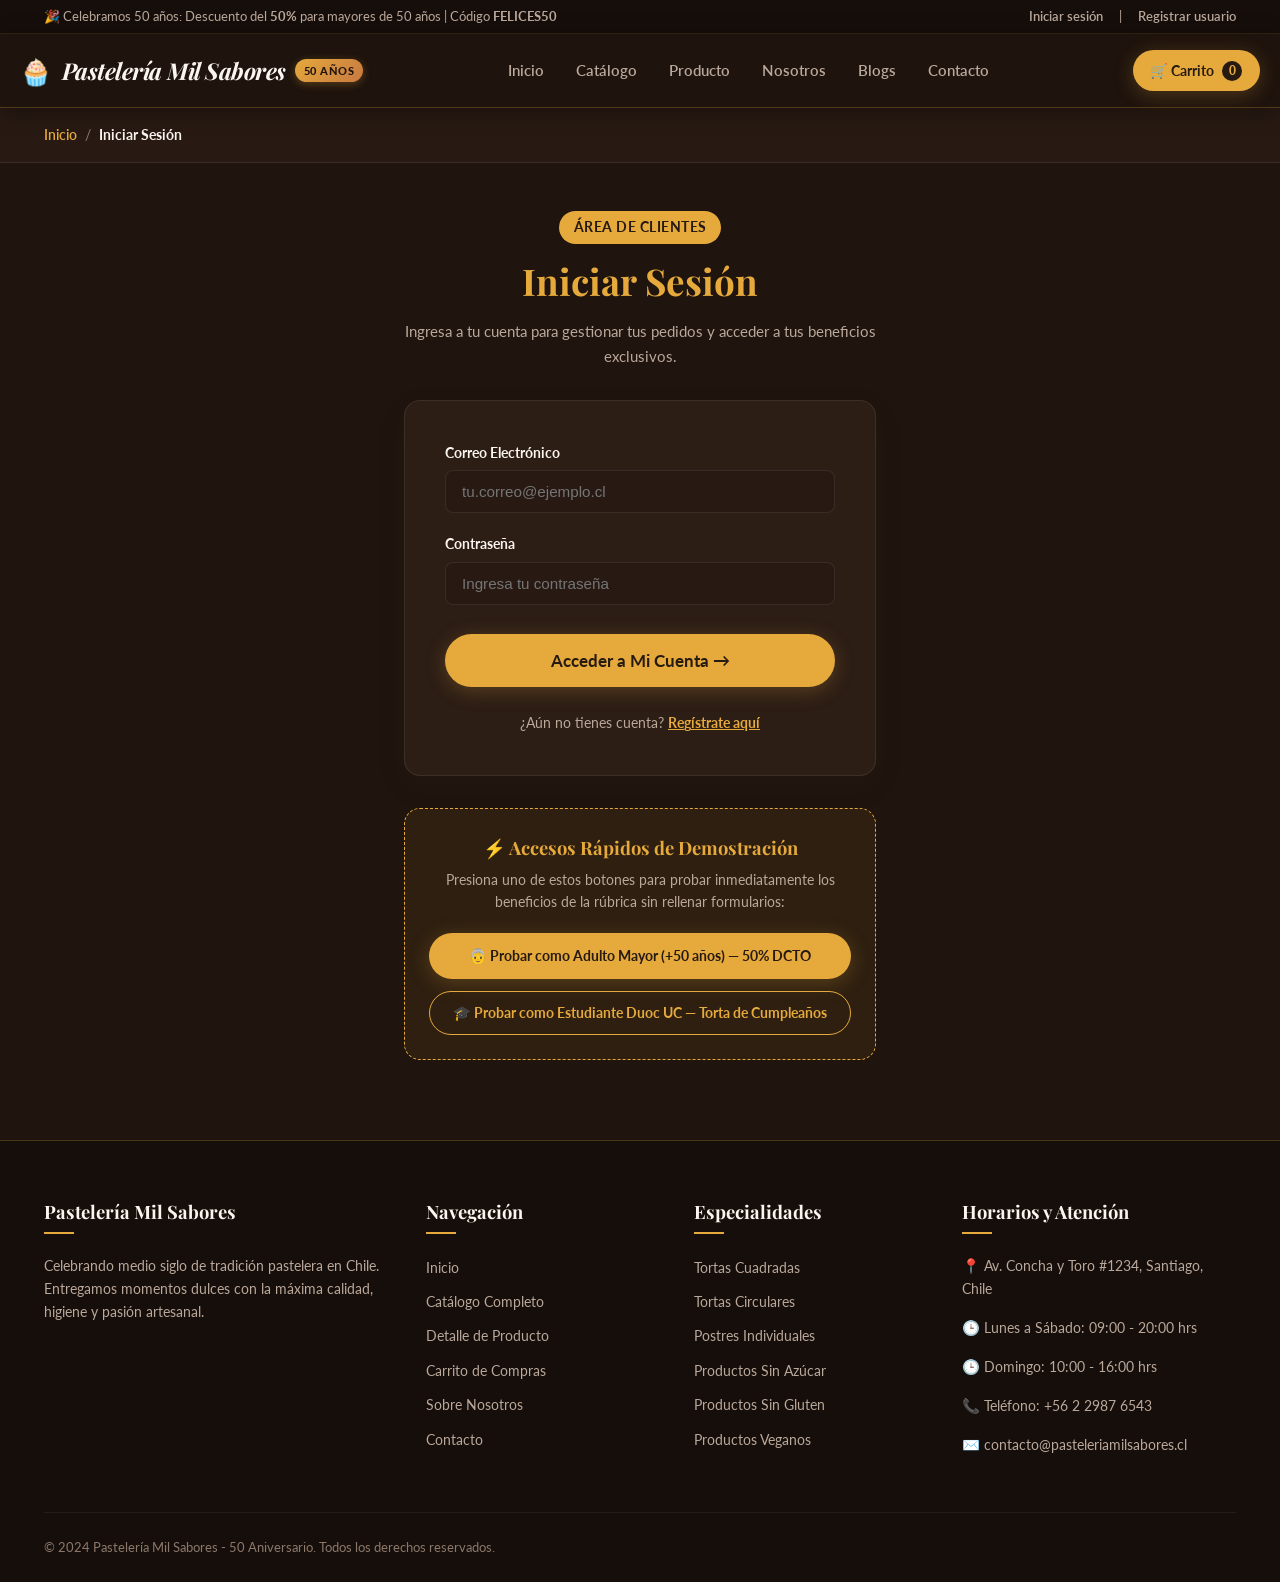
<file: HTML/login.html>
<!DOCTYPE html>
<html lang="es">

<head>
  <meta charset="UTF-8">
  <meta name="viewport" content="width=device-width, initial-scale=1.0">
  <meta name="description" content="Inicia sesión en Pastelería Mil Sabores para disfrutar de tus pedidos, historial y beneficios personalizados de nuestros 50 años.">
  <meta name="author" content="Estudiantes Duoc UC - Desarrollo Full Stack II">
  <title>Iniciar Sesión | Pastelería Mil Sabores</title>

  <!-- Hojas de Estilos Externas -->
  <link rel="stylesheet" href="css/estilos.css">
  <link rel="stylesheet" href="css/cabecera.css">

  <!-- Scripts Modulares Diferidos -->
  <script src="js/productos.js" defer></script>
  <script src="js/usuarios.js" defer></script>
  <script src="js/carrito.js" defer></script>
  <script src="js/main.js" defer></script>
</head>

<body>

  <!-- ======================================================================= -->
  <!-- 1. BARRA SUPERIOR DE AVISOS Y ACCESOS RÁPIDOS                         -->
  <!-- ======================================================================= -->
  <aside class="top-announcement" aria-label="Avisos destacados">
    <div class="container">
      <div>
        <span>🎉 Celebramos 50 años: Descuento del <strong>50%</strong> para mayores de 50 años | Código <strong>FELICES50</strong></span>
      </div>
      <div class="top-user-links">
        <a href="login.html">Iniciar sesión</a>
        <span>|</span>
        <a href="registro.html">Registrar usuario</a>
      </div>
    </div>
  </aside>

  <!-- ======================================================================= -->
  <!-- 2. CABECERA PRINCIPAL Y NAVEGACIÓN                                      -->
  <!-- ======================================================================= -->
  <header>
    <div class="container barra-superior">
      <a href="index.html" class="logo" aria-label="Ir a inicio de Pastelería Mil Sabores">
        <span class="logo-icon">🧁</span>
        <span class="logo-title">Pastelería Mil Sabores</span>
        <span class="badge-50">50 AÑOS</span>
      </a>

      <nav aria-label="Navegación principal del sitio">
        <ul>
          <li><a href="index.html">Inicio</a></li>
          <li><a href="categoria.html">Catálogo</a></li>
          <li><a href="producto.html">Producto</a></li>
          <li><a href="nosotros.html">Nosotros</a></li>
          <li><a href="blogs.html">Blogs</a></li>
          <li><a href="contacto.html">Contacto</a></li>
        </ul>
      </nav>

      <div class="header-actions">
        <a href="carrito.html" class="boton-carro" aria-label="Ver carrito de compras">
          <span>🛒 Carrito</span>
          <span class="cont-carrito" id="num-cont-carrito">0</span>
        </a>
        <button class="menu-toggle" aria-label="Abrir menú de navegación" aria-expanded="false">
          ☰
        </button>
      </div>
    </div>
  </header>

  <!-- ======================================================================= -->
  <!-- 3. RUTA DE NAVEGACIÓN (BREADCRUMB)                                      -->
  <!-- ======================================================================= -->
  <nav class="breadcrumb-section" aria-label="Miga de pan" style="background-color: var(--bg-card-soft); padding: 1rem 0; border-bottom: 1px solid var(--border-subtle);">
    <div class="container">
      <div style="font-size: 0.88rem; color: var(--text-secondary); display: flex; gap: 0.5rem;">
        <a href="index.html" style="color: var(--color-chocolate); font-weight: 600;">Inicio</a>
        <span style="color: var(--text-muted);">/</span>
        <span style="color: var(--text-main); font-weight: 700;">Iniciar Sesión</span>
      </div>
    </div>
  </nav>

  <!-- ======================================================================= -->
  <!-- 4. CONTENIDO PRINCIPAL: INICIO DE SESIÓN Y DEMO RÁPIDO                  -->
  <!-- ======================================================================= -->
  <main style="padding: 3rem 0 5rem;">
    <div class="container" style="max-width: 520px;">

      <div style="text-align: center; margin-bottom: 2rem;">
        <span class="badge badge-gold" style="font-size: 0.85rem; padding: 0.35rem 0.9rem;">Área de Clientes</span>
        <h1 style="font-family: var(--font-serif); color: var(--color-chocolate); font-size: 2.3rem; margin: 0.5rem 0;">Iniciar Sesión</h1>
        <p style="color: var(--text-secondary); font-size: 0.95rem;">
          Ingresa a tu cuenta para gestionar tus pedidos y acceder a tus beneficios exclusivos.
        </p>
      </div>

      <!-- Tarjeta del Formulario -->
      <div style="background: var(--bg-card); border: 1px solid var(--border-subtle); border-radius: 16px; padding: 2.5rem; box-shadow: 0 10px 30px rgba(93, 64, 55, 0.08); margin-bottom: 2rem;">

        <form id="form-login">

          <div style="margin-bottom: 1.2rem;">
            <label for="login-email" style="display: block; font-weight: 700; color: var(--text-main); margin-bottom: 0.4rem; font-size: 0.9rem;">Correo Electrónico</label>
            <input type="email" id="login-email" required placeholder="tu.correo@ejemplo.cl" style="width: 100%; padding: 0.75rem 1rem; border: 1px solid var(--border-subtle); border-radius: 8px; font-size: 0.95rem; background: var(--bg-card-soft); color: var(--text-main);">
          </div>

          <div style="margin-bottom: 1.8rem;">
            <label for="login-pass" style="display: block; font-weight: 700; color: var(--text-main); margin-bottom: 0.4rem; font-size: 0.9rem;">Contraseña</label>
            <input type="password" id="login-pass" required placeholder="Ingresa tu contraseña" style="width: 100%; padding: 0.75rem 1rem; border: 1px solid var(--border-subtle); border-radius: 8px; font-size: 0.95rem; background: var(--bg-card-soft); color: var(--text-main);">
          </div>

          <button type="submit" class="btn btn-primary" style="width: 100%; padding: 0.9rem; font-size: 1.05rem; font-weight: 700;">
            Acceder a Mi Cuenta &rarr;
          </button>

          <p style="text-align: center; margin-top: 1.5rem; font-size: 0.9rem; color: var(--text-secondary);">
            ¿Aún no tienes cuenta? <a href="registro.html" style="color: var(--color-chocolate); font-weight: 700; text-decoration: underline;">Regístrate aquí</a>
          </p>

        </form>

      </div>

      <!-- Tarjeta de Demostración Rápida para Evaluación / Profesor -->
      <div style="background: rgba(229, 169, 60, 0.08); border: 1px dashed var(--accent-gold); border-radius: 16px; padding: 1.5rem; text-align: center;">
        <h3 style="font-family: var(--font-serif); color: var(--accent-gold); margin-bottom: 0.5rem; font-size: 1.15rem;">
          ⚡ Accesos Rápidos de Demostración
        </h3>
        <p style="font-size: 0.85rem; color: var(--text-secondary); margin-bottom: 1.2rem;">
          Presiona uno de estos botones para probar inmediatamente los beneficios de la rúbrica sin rellenar formularios:
        </p>

        <div style="display: flex; flex-direction: column; gap: 0.75rem;">
          <button type="button" id="btn-demo-senior" class="btn btn-primary" style="font-size: 0.9rem; padding: 0.75rem;">
            👵 Probar como Adulto Mayor (+50 años) — 50% DCTO
          </button>
          <button type="button" id="btn-demo-duoc" class="btn btn-outline" style="font-size: 0.9rem; padding: 0.75rem;">
            🎓 Probar como Estudiante Duoc UC — Torta de Cumpleaños
          </button>
        </div>
      </div>

    </div>
  </main>

  <!-- ======================================================================= -->
  <!-- 5. PIE DE PÁGINA (FOOTER INFORMATIVO)                                   -->
  <!-- ======================================================================= -->
  <footer>
    <div class="container">
      <div class="footer-grid">
        <div class="footer-col">
          <h4>Pastelería Mil Sabores</h4>
          <p>
            Celebrando medio siglo de tradición pastelera en Chile. Entregamos momentos dulces con la máxima calidad, higiene y pasión artesanal.
          </p>
        </div>

        <div class="footer-col">
          <h4>Navegación</h4>
          <ul>
            <li><a href="index.html">Inicio</a></li>
            <li><a href="categoria.html">Catálogo Completo</a></li>
            <li><a href="producto.html">Detalle de Producto</a></li>
            <li><a href="carrito.html">Carrito de Compras</a></li>
            <li><a href="nosotros.html">Sobre Nosotros</a></li>
            <li><a href="contacto.html">Contacto</a></li>
          </ul>
        </div>

        <div class="footer-col">
          <h4>Especialidades</h4>
          <ul>
            <li><a href="categoria.html?cat=cuadradas">Tortas Cuadradas</a></li>
            <li><a href="categoria.html?cat=circulares">Tortas Circulares</a></li>
            <li><a href="categoria.html?cat=individuales">Postres Individuales</a></li>
            <li><a href="categoria.html?cat=sin-azucar">Productos Sin Azúcar</a></li>
            <li><a href="categoria.html?cat=sin-gluten">Productos Sin Gluten</a></li>
            <li><a href="categoria.html?cat=vegana">Productos Veganos</a></li>
          </ul>
        </div>

        <div class="footer-col">
          <h4>Horarios y Atención</h4>
          <p>📍 Av. Concha y Toro #1234, Santiago, Chile</p>
          <p>🕒 Lunes a Sábado: 09:00 - 20:00 hrs</p>
          <p>🕒 Domingo: 10:00 - 16:00 hrs</p>
          <p>📞 Teléfono: +56 2 2987 6543</p>
          <p>✉️ contacto@pasteleriamilsabores.cl</p>
        </div>
      </div>

      <div class="footer-bottom">
        <p>&copy; 2024 Pastelería Mil Sabores - 50 Aniversario. Todos los derechos reservados.</p>
      </div>
    </div>
  </footer>

</body>

</html>
</file>
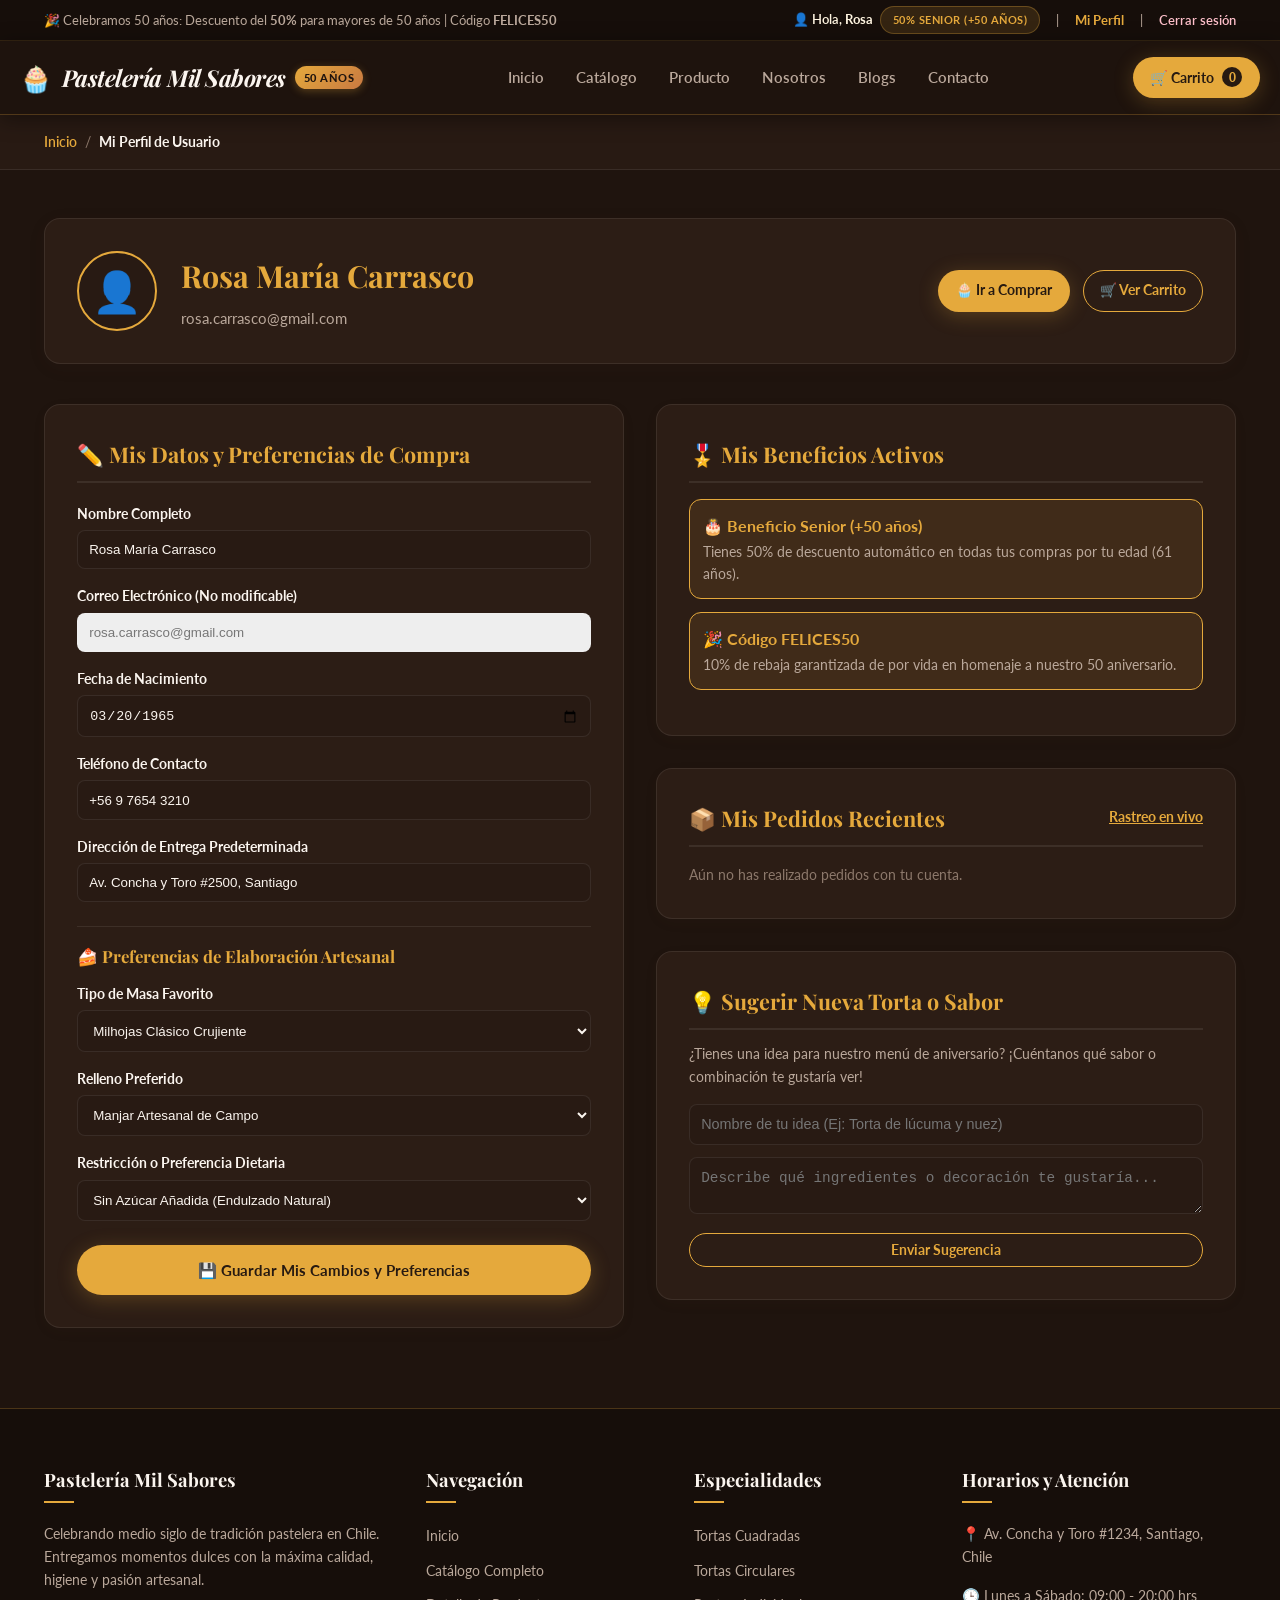
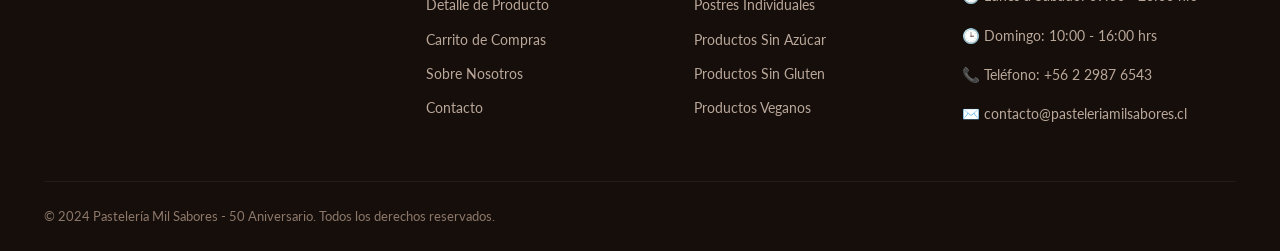
<file: HTML/perfil.html>
<!DOCTYPE html>
<html lang="es">

<head>
  <meta charset="UTF-8">
  <meta name="viewport" content="width=device-width, initial-scale=1.0">
  <meta name="description" content="Mi Perfil en Pastelería Mil Sabores. Administra tus datos personales, preferencias de compra de pastelería, beneficios activos e historial de pedidos.">
  <meta name="author" content="Estudiantes Duoc UC - Desarrollo Full Stack II">
  <title>Mi Perfil | Pastelería Mil Sabores</title>

  <!-- Hojas de Estilos Externas -->
  <link rel="stylesheet" href="css/estilos.css">
  <link rel="stylesheet" href="css/cabecera.css">

  <!-- Scripts Modulares Diferidos -->
  <script src="js/productos.js" defer></script>
  <script src="js/usuarios.js" defer></script>
  <script src="js/carrito.js" defer></script>
  <script src="js/main.js" defer></script>
</head>

<body>

  <!-- ======================================================================= -->
  <!-- 1. BARRA SUPERIOR DE AVISOS Y ACCESOS RÁPIDOS                         -->
  <!-- ======================================================================= -->
  <aside class="top-announcement" aria-label="Avisos destacados">
    <div class="container">
      <div>
        <span>🎉 Celebramos 50 años: Descuento del <strong>50%</strong> para mayores de 50 años | Código <strong>FELICES50</strong></span>
      </div>
      <div class="top-user-links">
        <a href="login.html">Iniciar sesión</a>
        <span>|</span>
        <a href="registro.html">Registrar usuario</a>
      </div>
    </div>
  </aside>

  <!-- ======================================================================= -->
  <!-- 2. CABECERA PRINCIPAL Y NAVEGACIÓN                                      -->
  <!-- ======================================================================= -->
  <header>
    <div class="container barra-superior">
      <a href="index.html" class="logo" aria-label="Ir a inicio de Pastelería Mil Sabores">
        <span class="logo-icon">🧁</span>
        <span class="logo-title">Pastelería Mil Sabores</span>
        <span class="badge-50">50 AÑOS</span>
      </a>

      <nav aria-label="Navegación principal del sitio">
        <ul>
          <li><a href="index.html">Inicio</a></li>
          <li><a href="categoria.html">Catálogo</a></li>
          <li><a href="producto.html">Producto</a></li>
          <li><a href="nosotros.html">Nosotros</a></li>
          <li><a href="blogs.html">Blogs</a></li>
          <li><a href="contacto.html">Contacto</a></li>
        </ul>
      </nav>

      <div class="header-actions">
        <a href="carrito.html" class="boton-carro" aria-label="Ver carrito de compras">
          <span>🛒 Carrito</span>
          <span class="cont-carrito" id="num-cont-carrito">0</span>
        </a>
        <button class="menu-toggle" aria-label="Abrir menú de navegación" aria-expanded="false">
          ☰
        </button>
      </div>
    </div>
  </header>

  <!-- ======================================================================= -->
  <!-- 3. RUTA DE NAVEGACIÓN (BREADCRUMB)                                      -->
  <!-- ======================================================================= -->
  <nav class="breadcrumb-section" aria-label="Miga de pan" style="background-color: var(--bg-card-soft); padding: 1rem 0; border-bottom: 1px solid var(--border-subtle);">
    <div class="container">
      <div style="font-size: 0.88rem; color: var(--text-secondary); display: flex; gap: 0.5rem;">
        <a href="index.html" style="color: var(--color-chocolate); font-weight: 600;">Inicio</a>
        <span style="color: var(--text-muted);">/</span>
        <span style="color: var(--text-main); font-weight: 700;">Mi Perfil de Usuario</span>
      </div>
    </div>
  </nav>

  <!-- ======================================================================= -->
  <!-- 4. CONTENIDO PRINCIPAL: GESTIÓN DE PERFIL                               -->
  <!-- ======================================================================= -->
  <main id="perfil-container" style="padding: 3rem 0 5rem;">
    <div class="container">

      <!-- Cabecera del Usuario -->
      <div style="background: var(--bg-card); border: 1px solid var(--border-subtle); border-radius: 16px; padding: 2rem; margin-bottom: 2.5rem; display: flex; align-items: center; justify-content: space-between; flex-wrap: wrap; gap: 1.5rem; box-shadow: 0 4px 20px rgba(93, 64, 55, 0.05);">
        <div style="display: flex; align-items: center; gap: 1.5rem;">
          <div style="width: 80px; height: 80px; border-radius: 50%; background: var(--bg-card-soft); border: 2px solid var(--color-chocolate); display: flex; align-items: center; justify-content: center; font-size: 2.5rem; color: var(--color-chocolate);">
            👤
          </div>
          <div>
            <h1 id="perfil-nombre-display" style="font-family: var(--font-serif); color: var(--color-chocolate); font-size: 1.9rem; margin: 0 0 0.3rem;">Cargando usuario...</h1>
            <p id="perfil-email-display" style="color: var(--text-secondary); font-size: 0.95rem; margin: 0;">cargando@ejemplo.cl</p>
          </div>
        </div>

        <div style="display: flex; gap: 0.8rem;">
          <a href="categoria.html" class="btn btn-primary btn-sm">🧁 Ir a Comprar</a>
          <a href="carrito.html" class="btn btn-outline btn-sm">🛒 Ver Carrito</a>
        </div>
      </div>

      <!-- Layout de dos columnas: Datos/Preferencias + Beneficios/Historial -->
      <div style="display: grid; grid-template-columns: repeat(auto-fit, minmax(320px, 1fr)); gap: 2rem;">

        <!-- Columna 1: Formulario de Datos Personales y Preferencias -->
        <div style="background: var(--bg-card); border: 1px solid var(--border-subtle); border-radius: 16px; padding: 2rem; box-shadow: 0 4px 15px rgba(93, 64, 55, 0.04);">
          <h2 style="font-family: var(--font-serif); color: var(--color-chocolate); font-size: 1.35rem; margin-bottom: 1.2rem; border-bottom: 2px solid var(--border-subtle); padding-bottom: 0.6rem;">
            ✏️ Mis Datos y Preferencias de Compra
          </h2>

          <form id="form-perfil">

            <div style="margin-bottom: 1rem;">
              <label for="perf-nombre" style="display: block; font-weight: 700; font-size: 0.88rem; color: var(--text-main); margin-bottom: 0.3rem;">Nombre Completo</label>
              <input type="text" id="perf-nombre" required style="width: 100%; padding: 0.7rem; border-radius: 8px; border: 1px solid var(--border-subtle); background: var(--bg-card-soft); color: var(--text-main);">
            </div>

            <div style="margin-bottom: 1rem;">
              <label for="perf-email" style="display: block; font-weight: 700; font-size: 0.88rem; color: var(--text-main); margin-bottom: 0.3rem;">Correo Electrónico (No modificable)</label>
              <input type="email" id="perf-email" readonly style="width: 100%; padding: 0.7rem; border-radius: 8px; border: 1px solid var(--border-subtle); background: #eee; color: #777; cursor: not-allowed;">
            </div>

            <div style="margin-bottom: 1rem;">
              <label for="perf-fecha-nac" style="display: block; font-weight: 700; font-size: 0.88rem; color: var(--text-main); margin-bottom: 0.3rem;">Fecha de Nacimiento</label>
              <input type="date" id="perf-fecha-nac" style="width: 100%; padding: 0.7rem; border-radius: 8px; border: 1px solid var(--border-subtle); background: var(--bg-card-soft); color: var(--text-main);">
            </div>

            <div style="margin-bottom: 1rem;">
              <label for="perf-telefono" style="display: block; font-weight: 700; font-size: 0.88rem; color: var(--text-main); margin-bottom: 0.3rem;">Teléfono de Contacto</label>
              <input type="tel" id="perf-telefono" style="width: 100%; padding: 0.7rem; border-radius: 8px; border: 1px solid var(--border-subtle); background: var(--bg-card-soft); color: var(--text-main);">
            </div>

            <div style="margin-bottom: 1.5rem;">
              <label for="perf-direccion" style="display: block; font-weight: 700; font-size: 0.88rem; color: var(--text-main); margin-bottom: 0.3rem;">Dirección de Entrega Predeterminada</label>
              <input type="text" id="perf-direccion" style="width: 100%; padding: 0.7rem; border-radius: 8px; border: 1px solid var(--border-subtle); background: var(--bg-card-soft); color: var(--text-main);">
            </div>

            <!-- Preferencias de Compra (Requisito de la pauta) -->
            <h3 style="font-size: 1.05rem; font-family: var(--font-serif); color: var(--color-chocolate); margin: 1.5rem 0 0.8rem; border-top: 1px solid var(--border-subtle); padding-top: 1rem;">
              🍰 Preferencias de Elaboración Artesanal
            </h3>

            <div style="margin-bottom: 1rem;">
              <label for="pref-masa" style="display: block; font-weight: 700; font-size: 0.88rem; color: var(--text-main); margin-bottom: 0.3rem;">Tipo de Masa Favorito</label>
              <select id="pref-masa" style="width: 100%; padding: 0.7rem; border-radius: 8px; border: 1px solid var(--border-subtle); background: var(--bg-card-soft); color: var(--text-main);">
                <option value="Bizcocho Tradicional">Bizcocho Tradicional de Vainilla</option>
                <option value="Milhojas Clásico">Milhojas Clásico Crujiente</option>
                <option value="Hojarasca Chilena">Hojarasca Fina Chilena</option>
                <option value="Panqueque Artesanal">Panqueque Artesanal</option>
                <option value="Bizcocho de Chocolate">Bizcocho Húmedo de Chocolate</option>
              </select>
            </div>

            <div style="margin-bottom: 1rem;">
              <label for="pref-relleno" style="display: block; font-weight: 700; font-size: 0.88rem; color: var(--text-main); margin-bottom: 0.3rem;">Relleno Preferido</label>
              <select id="pref-relleno" style="width: 100%; padding: 0.7rem; border-radius: 8px; border: 1px solid var(--border-subtle); background: var(--bg-card-soft); color: var(--text-main);">
                <option value="Manjar Artesanal">Manjar Artesanal de Campo</option>
                <option value="Manjar y Nueces">Manjar con Nueces Tostadas</option>
                <option value="Crema Chantilly y Frutillas">Chantilly con Frutillas Frescas</option>
                <option value="Ganache y Frutillas">Ganache de Chocolate y Frutos Rojos</option>
                <option value="Crema Pastelera">Crema Pastelera Tradicional</option>
              </select>
            </div>

            <div style="margin-bottom: 1.5rem;">
              <label for="pref-restriccion" style="display: block; font-weight: 700; font-size: 0.88rem; color: var(--text-main); margin-bottom: 0.3rem;">Restricción o Preferencia Dietaria</label>
              <select id="pref-restriccion" style="width: 100%; padding: 0.7rem; border-radius: 8px; border: 1px solid var(--border-subtle); background: var(--bg-card-soft); color: var(--text-main);">
                <option value="Ninguna">Ninguna (Receta Tradicional)</option>
                <option value="Sin Azúcar">Sin Azúcar Añadida (Endulzado Natural)</option>
                <option value="Sin Gluten">Sin Gluten / Apto Celíacos</option>
                <option value="Vegana">100% Vegana (Sin derivados animales)</option>
              </select>
            </div>

            <button type="submit" class="btn btn-primary" style="width: 100%; padding: 0.85rem; font-weight: 700;">
              💾 Guardar Mis Cambios y Preferencias
            </button>

          </form>
        </div>

        <!-- Columna 2: Beneficios Activos + Historial de Pedidos -->
        <div style="display: flex; flex-direction: column; gap: 2rem;">

          <!-- Tarjeta de Beneficios e Insignias -->
          <div style="background: var(--bg-card); border: 1px solid var(--border-subtle); border-radius: 16px; padding: 2rem; box-shadow: 0 4px 15px rgba(93, 64, 55, 0.04);">
            <h2 style="font-family: var(--font-serif); color: var(--color-chocolate); font-size: 1.35rem; margin-bottom: 1rem; border-bottom: 2px solid var(--border-subtle); padding-bottom: 0.6rem;">
              🎖️ Mis Beneficios Activos
            </h2>
            <div id="perfil-insignias-beneficios">
              <!-- Inyectado por main.js -->
            </div>
          </div>

          <!-- Tarjeta de Historial de Pedidos -->
          <div style="background: var(--bg-card); border: 1px solid var(--border-subtle); border-radius: 16px; padding: 2rem; box-shadow: 0 4px 15px rgba(93, 64, 55, 0.04);">
            <div style="display: flex; justify-content: space-between; align-items: center; margin-bottom: 1rem; border-bottom: 2px solid var(--border-subtle); padding-bottom: 0.6rem;">
              <h2 style="font-family: var(--font-serif); color: var(--color-chocolate); font-size: 1.35rem; margin: 0;">
                📦 Mis Pedidos Recientes
              </h2>
              <a href="seguimiento.html" style="font-size: 0.85rem; color: var(--color-chocolate); font-weight: 700; text-decoration: underline;">Rastreo en vivo</a>
            </div>

            <div id="historial-pedidos-lista">
              <!-- Inyectado por main.js -->
            </div>
          </div>

          <!-- Tarjeta de Sugerencias (Requisito pizarra profesor: Cuenta de Usuario -> Sugerir) -->
          <div style="background: var(--bg-card); border: 1px solid var(--border-subtle); border-radius: 16px; padding: 2rem; box-shadow: 0 4px 15px rgba(93, 64, 55, 0.04);">
            <h2 style="font-family: var(--font-serif); color: var(--color-chocolate); font-size: 1.35rem; margin-bottom: 0.8rem; border-bottom: 2px solid var(--border-subtle); padding-bottom: 0.6rem;">
              💡 Sugerir Nueva Torta o Sabor
            </h2>
            <p style="color: var(--text-secondary); font-size: 0.88rem; margin-bottom: 1rem;">
              ¿Tienes una idea para nuestro menú de aniversario? ¡Cuéntanos qué sabor o combinación te gustaría ver!
            </p>
            <form id="form-sugerencia-perfil">
              <div style="margin-bottom: 0.8rem;">
                <input type="text" id="sug-titulo" required placeholder="Nombre de tu idea (Ej: Torta de lúcuma y nuez)" style="width: 100%; padding: 0.7rem; border-radius: 8px; border: 1px solid var(--border-subtle); background: var(--bg-card-soft); color: var(--text-main); font-size: 0.9rem;">
              </div>
              <div style="margin-bottom: 0.8rem;">
                <textarea id="sug-detalle" rows="2" required placeholder="Describe qué ingredientes o decoración te gustaría..." style="width: 100%; padding: 0.7rem; border-radius: 8px; border: 1px solid var(--border-subtle); background: var(--bg-card-soft); color: var(--text-main); font-size: 0.9rem;"></textarea>
              </div>
              <button type="submit" class="btn btn-outline btn-sm" style="width: 100%;">Enviar Sugerencia</button>
            </form>
          </div>

        </div>

      </div>

    </div>
  </main>

  <!-- ======================================================================= -->
  <!-- 5. PIE DE PÁGINA (FOOTER INFORMATIVO)                                   -->
  <!-- ======================================================================= -->
  <footer>
    <div class="container">
      <div class="footer-grid">
        <div class="footer-col">
          <h4>Pastelería Mil Sabores</h4>
          <p>
            Celebrando medio siglo de tradición pastelera en Chile. Entregamos momentos dulces con la máxima calidad, higiene y pasión artesanal.
          </p>
        </div>

        <div class="footer-col">
          <h4>Navegación</h4>
          <ul>
            <li><a href="index.html">Inicio</a></li>
            <li><a href="categoria.html">Catálogo Completo</a></li>
            <li><a href="producto.html">Detalle de Producto</a></li>
            <li><a href="carrito.html">Carrito de Compras</a></li>
            <li><a href="nosotros.html">Sobre Nosotros</a></li>
            <li><a href="contacto.html">Contacto</a></li>
          </ul>
        </div>

        <div class="footer-col">
          <h4>Especialidades</h4>
          <ul>
            <li><a href="categoria.html?cat=cuadradas">Tortas Cuadradas</a></li>
            <li><a href="categoria.html?cat=circulares">Tortas Circulares</a></li>
            <li><a href="categoria.html?cat=individuales">Postres Individuales</a></li>
            <li><a href="categoria.html?cat=sin-azucar">Productos Sin Azúcar</a></li>
            <li><a href="categoria.html?cat=sin-gluten">Productos Sin Gluten</a></li>
            <li><a href="categoria.html?cat=vegana">Productos Veganos</a></li>
          </ul>
        </div>

        <div class="footer-col">
          <h4>Horarios y Atención</h4>
          <p>📍 Av. Concha y Toro #1234, Santiago, Chile</p>
          <p>🕒 Lunes a Sábado: 09:00 - 20:00 hrs</p>
          <p>🕒 Domingo: 10:00 - 16:00 hrs</p>
          <p>📞 Teléfono: +56 2 2987 6543</p>
          <p>✉️ contacto@pasteleriamilsabores.cl</p>
        </div>
      </div>

      <div class="footer-bottom">
        <p>&copy; 2024 Pastelería Mil Sabores - 50 Aniversario. Todos los derechos reservados.</p>
      </div>
    </div>
  </footer>

</body>

</html>
</file>
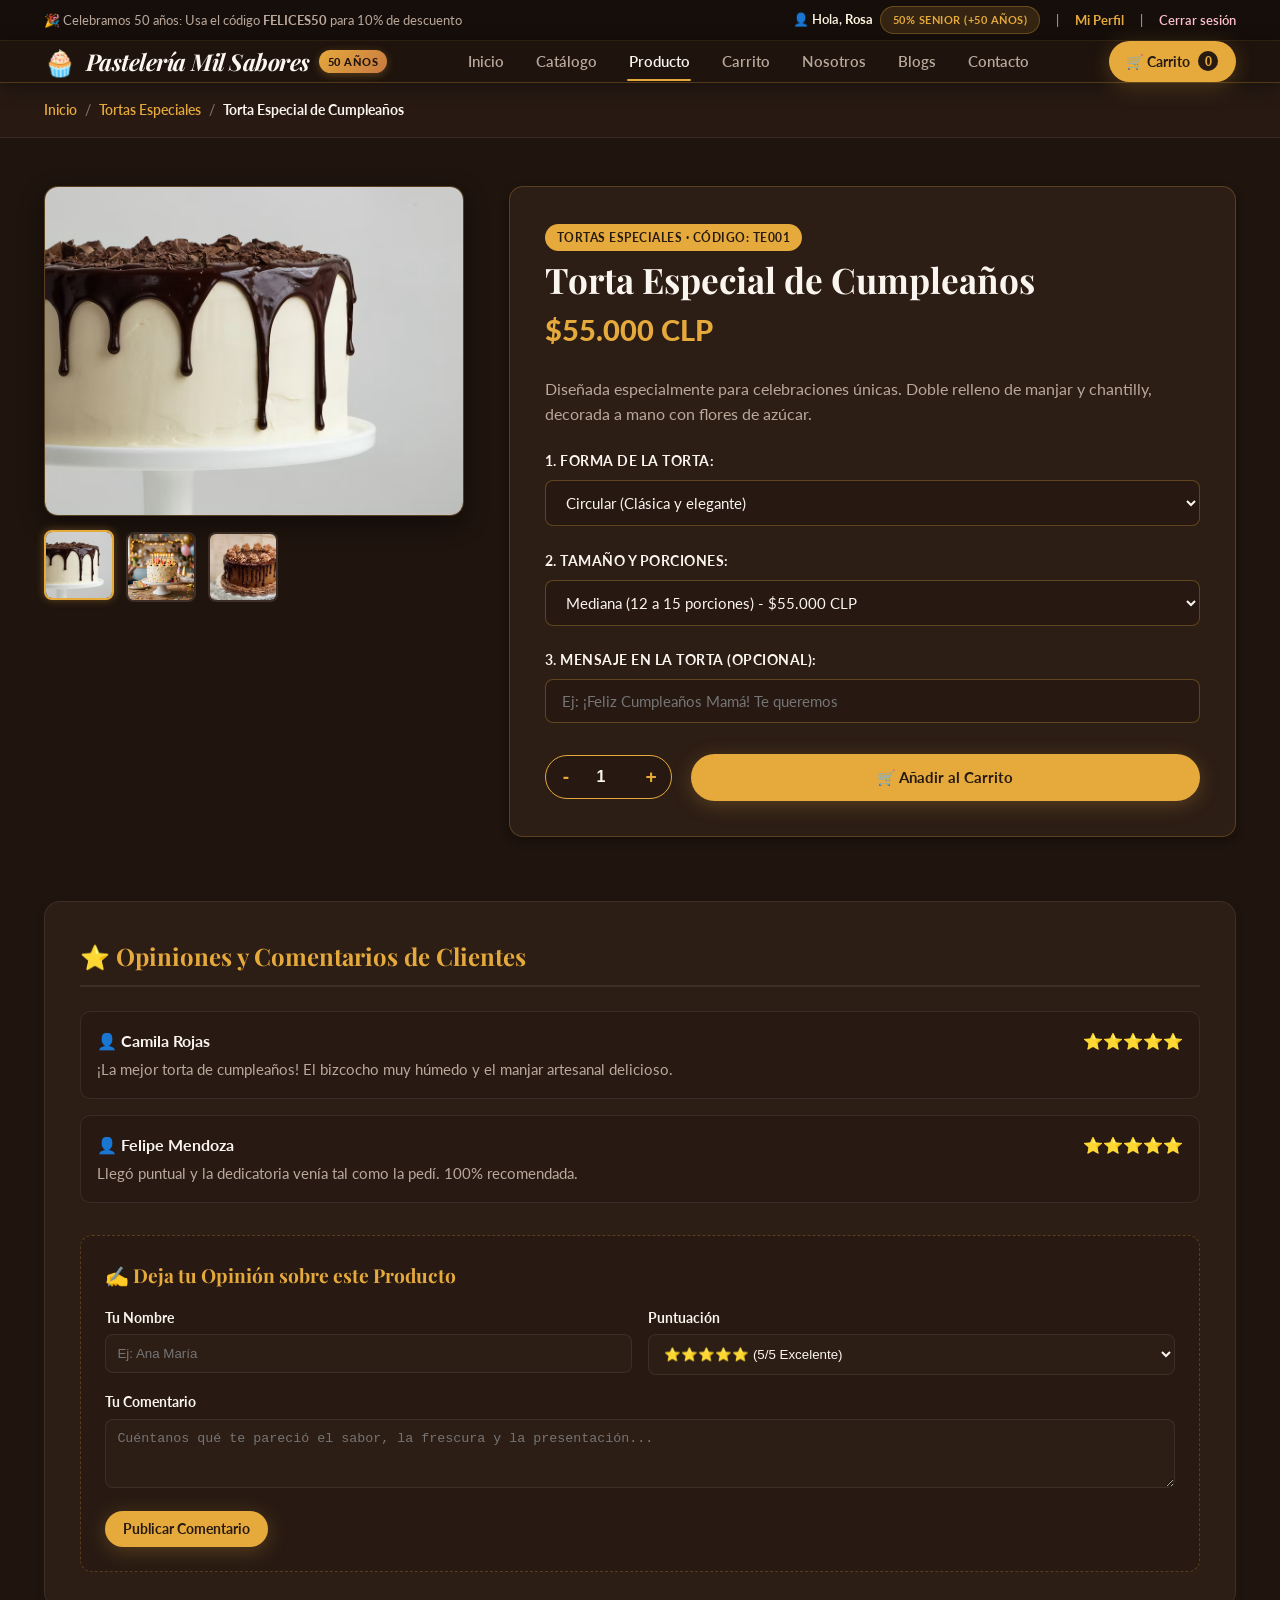
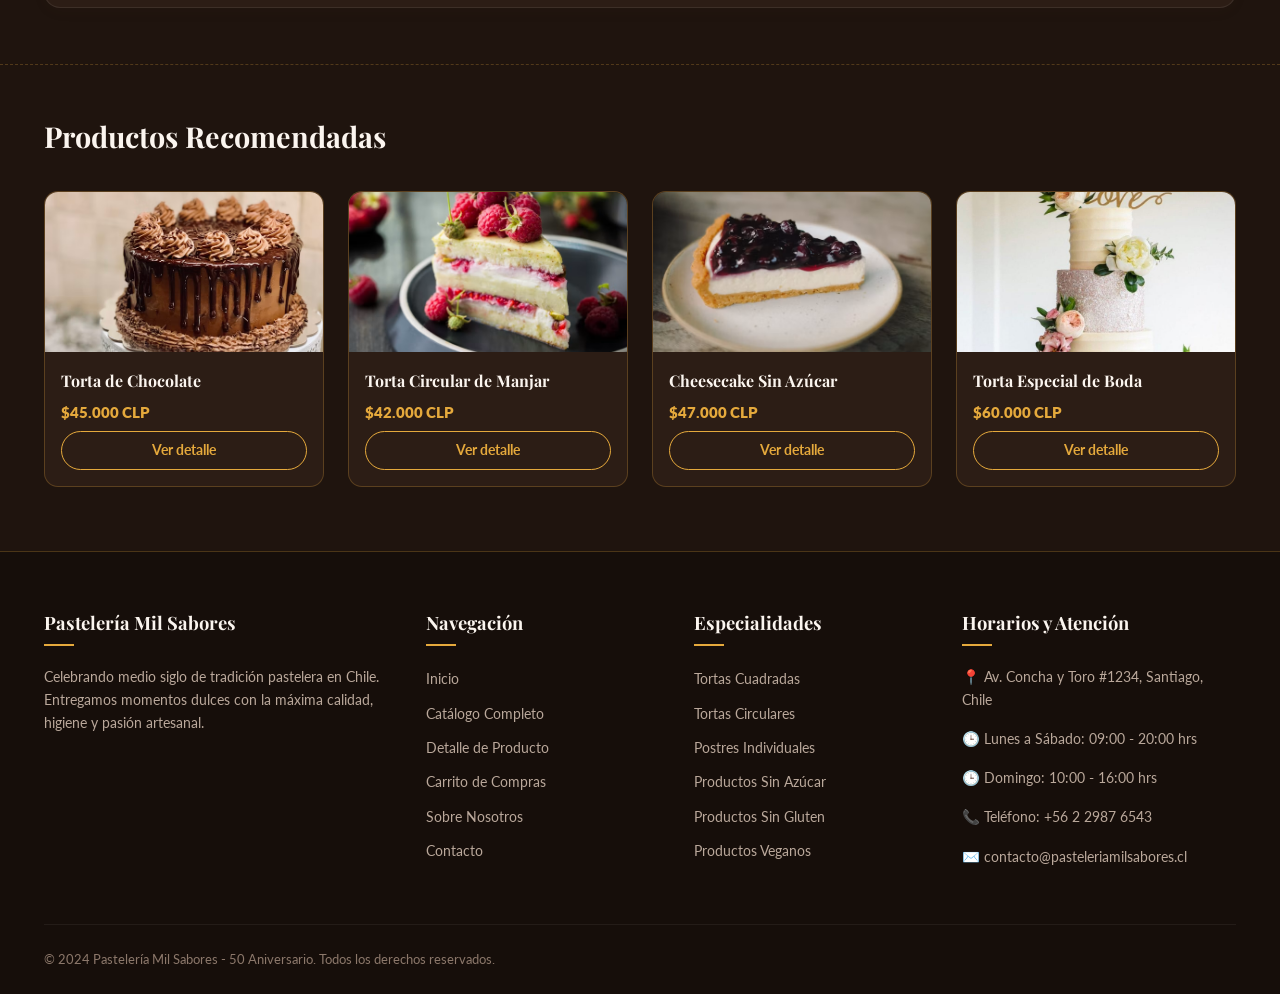
<file: HTML/producto.html>
<!DOCTYPE html>
<html lang="es">

<head>
  <meta charset="UTF-8">
  <meta name="viewport" content="width=device-width, initial-scale=1.0">
  <meta name="description" content="Detalle de producto - Torta Especial de Cumpleaños en Pastelería Mil Sabores. Personaliza la forma, el tamaño y añade una dedicatoria especial.">
  <meta name="author" content="Estudiantes Duoc UC - Desarrollo Full Stack II">
  <title>Torta Especial de Cumpleaños | Pastelería Mil Sabores</title>

  <!-- Hojas de Estilos Externas (Rubro IE1.1.2) -->
  <link rel="stylesheet" href="css/estilos.css">
  <link rel="stylesheet" href="css/producto.css">

  <!-- Scripts Modulares Diferidos -->
  <script src="js/productos.js" defer></script>
  <script src="js/usuarios.js" defer></script>
  <script src="js/carrito.js" defer></script>
  <script src="js/main.js" defer></script>
</head>

<body>

  <!-- ======================================================================= -->
  <!-- 1. BARRA SUPERIOR DE AVISOS Y ACCESOS RÁPIDOS                         -->
  <!-- ETIQUETA: <aside> para información complementaria                       -->
  <!-- ======================================================================= -->
  <aside class="top-announcement" aria-label="Avisos destacados">
    <div class="container">
      <div>
        <span>🎉 Celebramos 50 años: Usa el código <strong>FELICES50</strong> para 10% de descuento</span>
      </div>
      <div class="top-user-links">
        <a href="login.html">Iniciar sesión</a>
        <span>|</span>
        <a href="registro.html">Registrar usuario</a>
      </div>
    </div>
  </aside>

  <!-- ======================================================================= -->
  <!-- 2. CABECERA PRINCIPAL Y NAVEGACIÓN                                      -->
  <!-- ETIQUETA: <header> agrupa el logo, el menú y el carrito                 -->
  <!-- ======================================================================= -->
  <header>
    <div class="container barra-superior">
      <!-- Logotipo -->
      <a href="index.html" class="logo" aria-label="Ir a inicio de Pastelería Mil Sabores">
        <span class="logo-icon">🧁</span>
        <span class="logo-title">Pastelería Mil Sabores</span>
        <span class="badge-50">50 AÑOS</span>
      </a>

      <!-- Menú de Navegación -->
      <nav aria-label="Navegación principal del sitio">
        <ul>
          <li><a href="index.html">Inicio</a></li>
          <li><a href="categoria.html">Catálogo</a></li>
          <li><a href="producto.html" class="active">Producto</a></li>
          <li><a href="carrito.html">Carrito</a></li>
          <li><a href="nosotros.html">Nosotros</a></li>
          <li><a href="blogs.html">Blogs</a></li>
          <li><a href="contacto.html">Contacto</a></li>
        </ul>
      </nav>


      <!-- Botón del Carrito con su contador -->
      <div class="header-actions">
        <a href="carrito.html" class="boton-carro" aria-label="Ver carrito de compras">
          <span>🛒 Carrito</span>
          <span class="cont-carrito" id="num-cont-carrito">0</span>
        </a>
        <button class="menu-toggle" aria-label="Abrir menú de navegación" aria-expanded="false">
          ☰
        </button>
      </div>
    </div>
  </header>

  <!-- ======================================================================= -->
  <!-- 3. RUTA DE NAVEGACIÓN (BREADCRUMB - FIGURA 9 DEL DOCUMENTO)             -->
  <!-- ======================================================================= -->
  <nav class="breadcrumb-section" aria-label="Miga de pan" style="background-color: var(--bg-card-soft); padding: 1rem 0; border-bottom: 1px solid var(--border-subtle);">
    <div class="container">
      <div style="font-size: 0.88rem; color: var(--text-secondary); display: flex; gap: 0.5rem; flex-wrap: wrap;">
        <a href="index.html" style="color: var(--color-chocolate); font-weight: 600;">Inicio</a>
        <span style="color: var(--text-muted);">/</span>
        <a href="categoria.html" style="color: var(--color-chocolate); font-weight: 600;" id="breadcrumb-categoria">Catálogo</a>
        <span style="color: var(--text-muted);">/</span>
        <span id="breadcrumb-producto" style="color: var(--text-main); font-weight: 700;">Cargando...</span>
      </div>
    </div>
  </nav>

  <!-- ======================================================================= -->
  <!-- 4. CONTENIDO PRINCIPAL: DETALLE DEL PRODUCTO                            -->
  <!-- ETIQUETA: <main> núcleo central de la página                            -->
  <!-- ======================================================================= -->
  <main>
    <section class="product-detail-section" aria-labelledby="product-name">
      <div class="container product-detail-grid">

        <!-- Columna Izquierda: Galería de Fotos (Figura 9) -->
        <div class="product-gallery">
          <!-- Foto Principal Grande -->
          <div class="main-image-box">
            <img id="img-principal" 
                 src="img/producto_TE001.avif" 
                 alt="Torta Especial de Cumpleaños decorada para celebraciones">
          </div>

          <!-- 3 Fotos Miniatura (Thumbnails): se actualizan dinámicamente con JS -->
          <div class="thumbnails-row" id="thumbnails-row">
            <div class="thumbnail-item active" onclick="cambiarFoto('img/producto_TE001.avif', this)">
              <img src="img/producto_TE001.avif" alt="Vista frontal torta de cumpleaños">
            </div>
            <div class="thumbnail-item" onclick="cambiarFoto('img/producto_TE001_velas.jpg', this)">
              <img src="img/producto_TE001_velas.jpg" alt="Vista con velas de cumpleaños y celebración">
            </div>
            <div class="thumbnail-item" onclick="cambiarFoto('img/producto_TE001_chocolate.jpg', this)">
              <img src="img/producto_TE001_chocolate.jpg" alt="Detalle del bizcocho y chocolate">
            </div>
          </div>
        </div>

        <!-- Columna Derecha: Información y Personalización (Requisitos del Caso Duoc) -->
        <div class="product-detail-info">
          
          <div class="detail-header">
            <span class="badge badge-gold product-tag" id="product-tag">Tortas Especiales · Código: TE001</span>
            <h1 id="product-name" class="detail-title">Torta Especial de Cumpleaños</h1>
            <div class="detail-price" id="precio-torta">$55.000 CLP</div>
          </div>

          <p class="detail-description" id="product-desc">
            Diseñada especialmente para celebraciones únicas. Elaborada sobre un suave bizcocho tradicional con doble relleno de manjar artesanal y crema chantilly, decorada a mano con flores de azúcar y detalles personalizados para homenajear a esa persona especial.
          </p>

          <!-- 1. Opción: Forma de la Torta (Requisito: cuadrada o circular) -->
          <div class="option-group">
            <label for="select-forma" class="option-label">1. Forma de la Torta:</label>
            <select id="select-forma" class="option-select">
              <option value="Circular" selected>Circular (Clásica y elegante)</option>
              <option value="Cuadrada">Cuadrada (Fácil de porcionar)</option>
            </select>
          </div>

          <!-- 2. Opción: Tamaño / Porciones (Requisito: diferentes tamaños) -->
          <div class="option-group">
            <label for="select-tamano" class="option-label">2. Tamaño y Porciones:</label>
            <select id="select-tamano" class="option-select">
              <option value="Chica" data-precio="38000">Chica (6 a 8 porciones) - $38.000 CLP</option>
              <option value="Mediana" data-precio="55000" selected>Mediana (12 a 15 porciones) - $55.000 CLP</option>
              <option value="Grande" data-precio="72000">Grande (20 a 25 porciones) - $72.000 CLP</option>
              <option value="Familiar" data-precio="89000">Familiar (30 a 35 porciones) - $89.000 CLP</option>
            </select>
          </div>

          <!-- 3. Opción: Mensaje Especial (Requisito: detalles de personalización) -->
          <div class="option-group">
            <label for="input-dedicatoria" class="option-label">3. Mensaje en la Torta (Opcional):</label>
            <input type="text" 
                   id="input-dedicatoria" 
                   class="option-input" 
                   maxlength="60" 
                   placeholder="Ej: ¡Feliz Cumpleaños Mamá! Te queremos">
          </div>

          <!-- 4. Controles de Compra: Cantidad y Botón Añadir -->
          <div class="purchase-row">
            <div class="quantity-control" aria-label="Control de cantidad">
              <button type="button" id="btn-restar" class="btn-qty" aria-label="Restar una unidad">-</button>
              <input type="number" id="input-cantidad" class="qty-input" value="1" min="1" max="99" readonly>
              <button type="button" id="btn-sumar" class="btn-qty" aria-label="Sumar una unidad">+</button>
            </div>

            <button type="button" class="btn btn-primary btn-add-detail" id="btn-comprar-detalle">
              🛒 Añadir al Carrito
            </button>
          </div>


        </div>

      </div>
    </section>

    <!-- ===================================================================== -->
    <!-- SECCIÓN: COMENTARIOS DEL PRODUCTO (Requisito pizarra profesor)         -->
    <!-- Ver comentarios e ingresar nuevo comentario                            -->
    <!-- ===================================================================== -->
    <section class="container" style="margin-bottom: 3.5rem;">
      <div style="background: var(--bg-card); border: 1px solid var(--border-subtle); border-radius: 16px; padding: 2.2rem; box-shadow: 0 4px 15px rgba(93, 64, 55, 0.04);">
        <h2 style="font-family: var(--font-serif); color: var(--color-chocolate); font-size: 1.5rem; margin-bottom: 1.5rem; border-bottom: 2px solid var(--border-subtle); padding-bottom: 0.6rem;">
          ⭐ Opiniones y Comentarios de Clientes
        </h2>

        <!-- Lista de comentarios -->
        <div id="lista-comentarios-producto" style="display: flex; flex-direction: column; gap: 1rem; margin-bottom: 2rem;">
          <!-- Inyectado dinámicamente por main.js -->
        </div>

        <!-- Formulario para ingresar comentario -->
        <div style="background: var(--bg-card-soft); border-radius: 12px; padding: 1.5rem; border: 1px dashed var(--border-color);">
          <h3 style="font-family: var(--font-serif); font-size: 1.2rem; color: var(--color-chocolate); margin-bottom: 1rem;">
            ✍️ Deja tu Opinión sobre este Producto
          </h3>
          <form id="form-comentario-producto">
            <div style="display: grid; grid-template-columns: repeat(auto-fit, minmax(200px, 1fr)); gap: 1rem; margin-bottom: 1rem;">
              <div>
                <label for="com-nombre" style="display: block; font-weight: 700; font-size: 0.88rem; margin-bottom: 0.3rem;">Tu Nombre</label>
                <input type="text" id="com-nombre" required placeholder="Ej: Ana María" style="width: 100%; padding: 0.7rem; border-radius: 8px; border: 1px solid var(--border-subtle); background: var(--bg-card); color: var(--text-main);">
              </div>
              <div>
                <label for="com-estrellas" style="display: block; font-weight: 700; font-size: 0.88rem; margin-bottom: 0.3rem;">Puntuación</label>
                <select id="com-estrellas" style="width: 100%; padding: 0.7rem; border-radius: 8px; border: 1px solid var(--border-subtle); background: var(--bg-card); color: var(--text-main);">
                  <option value="⭐⭐⭐⭐⭐">⭐⭐⭐⭐⭐ (5/5 Excelente)</option>
                  <option value="⭐⭐⭐⭐">⭐⭐⭐⭐ (4/5 Muy Buena)</option>
                  <option value="⭐⭐⭐">⭐⭐⭐ (3/5 Buena)</option>
                </select>
              </div>
            </div>
            <div style="margin-bottom: 1rem;">
              <label for="com-texto" style="display: block; font-weight: 700; font-size: 0.88rem; margin-bottom: 0.3rem;">Tu Comentario</label>
              <textarea id="com-texto" rows="3" required placeholder="Cuéntanos qué te pareció el sabor, la frescura y la presentación..." style="width: 100%; padding: 0.7rem; border-radius: 8px; border: 1px solid var(--border-subtle); background: var(--bg-card); color: var(--text-main);"></textarea>
            </div>
            <button type="submit" class="btn btn-primary btn-sm">Publicar Comentario</button>
          </form>
        </div>
      </div>
    </section>

    <!-- ===================================================================== -->
    <!-- 5. PRODUCTOS RECOMENDADAS (FIGURA 9 DEL DOCUMENTO)                     -->
    <!-- ETIQUETA: <article> para cada sugerencia de compra                     -->
    <!-- ===================================================================== -->
    <section class="related-section" aria-labelledby="related-heading">
      <div class="container">
        <h2 id="related-heading" class="related-title">Productos Recomendadas</h2>

        <div class="related-grid">
          <!-- Producto Relacionado 1 -->
          <article class="related-card">
            <div class="related-img-box">
              <img src="img/producto_TC001.avif" alt="Torta de Chocolate">
            </div>
            <div class="related-content">
              <h4>Torta de Chocolate</h4>
              <span class="related-price">$45.000 CLP</span>
              <a href="producto.html?id=TC001" class="btn btn-outline btn-sm">Ver detalle</a>
            </div>
          </article>

          <!-- Producto Relacionado 2 -->
          <article class="related-card">
            <div class="related-img-box">
              <img src="img/producto_TT002.avif" alt="Torta Circular de Manjar">
            </div>
            <div class="related-content">
              <h4>Torta Circular de Manjar</h4>
              <span class="related-price">$42.000 CLP</span>
              <a href="producto.html?id=TT002" class="btn btn-outline btn-sm">Ver detalle</a>
            </div>
          </article>

          <!-- Producto Relacionado 3 -->
          <article class="related-card">
            <div class="related-img-box">
              <img src="img/producto_PSA002.avif" alt="Cheesecake Sin Azúcar">
            </div>
            <div class="related-content">
              <h4>Cheesecake Sin Azúcar</h4>
              <span class="related-price">$47.000 CLP</span>
              <a href="producto.html?id=PSA002" class="btn btn-outline btn-sm">Ver detalle</a>
            </div>
          </article>

          <!-- Producto Relacionado 4 -->
          <article class="related-card">
            <div class="related-img-box">
              <img src="img/producto_TE002.jpg" alt="Torta Especial de Boda">
            </div>
            <div class="related-content">
              <h4>Torta Especial de Boda</h4>
              <span class="related-price">$60.000 CLP</span>
              <a href="producto.html?id=TE002" class="btn btn-outline btn-sm">Ver detalle</a>
            </div>
          </article>
        </div>

      </div>
    </section>
  </main>

  <!-- ======================================================================= -->
  <!-- 6. PIE DE PÁGINA (FOOTER INFORMATIVO)                                   -->
  <!-- ======================================================================= -->
  <footer>
    <div class="container">
      <div class="footer-grid">
        <!-- Columna 1: Identidad -->
        <div class="footer-col">
          <h4>Pastelería Mil Sabores</h4>
          <p>
            Celebrando medio siglo de tradición pastelera en Chile. Entregamos momentos dulces con la máxima calidad, higiene y pasión artesanal.
          </p>
        </div>

        <!-- Columna 2: Navegación Rápida -->
        <div class="footer-col">
          <h4>Navegación</h4>
          <ul>
            <li><a href="index.html">Inicio</a></li>
            <li><a href="categoria.html">Catálogo Completo</a></li>
            <li><a href="producto.html">Detalle de Producto</a></li>
            <li><a href="carrito.html">Carrito de Compras</a></li>
            <li><a href="nosotros.html">Sobre Nosotros</a></li>
            <li><a href="contacto.html">Contacto</a></li>
          </ul>
        </div>

        <!-- Columna 3: Categorías -->
        <div class="footer-col">
          <h4>Especialidades</h4>
          <ul>
            <li><a href="categoria.html?cat=cuadradas">Tortas Cuadradas</a></li>
            <li><a href="categoria.html?cat=circulares">Tortas Circulares</a></li>
            <li><a href="categoria.html?cat=individuales">Postres Individuales</a></li>
            <li><a href="categoria.html?cat=sin-azucar">Productos Sin Azúcar</a></li>
            <li><a href="categoria.html?cat=sin-gluten">Productos Sin Gluten</a></li>
            <li><a href="categoria.html?cat=vegana">Productos Veganos</a></li>
          </ul>
        </div>

        <!-- Columna 4: Atención y Horarios -->
        <div class="footer-col">
          <h4>Horarios y Atención</h4>
          <p>📍 Av. Concha y Toro #1234, Santiago, Chile</p>
          <p>🕒 Lunes a Sábado: 09:00 - 20:00 hrs</p>
          <p>🕒 Domingo: 10:00 - 16:00 hrs</p>
          <p>📞 Teléfono: +56 2 2987 6543</p>
          <p>✉️ contacto@pasteleriamilsabores.cl</p>
        </div>
      </div>

      <!-- Barra de Copyright -->
      <div class="footer-bottom">
        <p>&copy; 2024 Pastelería Mil Sabores - 50 Aniversario. Todos los derechos reservados.</p>
        
      </div>
    </div>
  </footer>

</body>

</html>
</file>
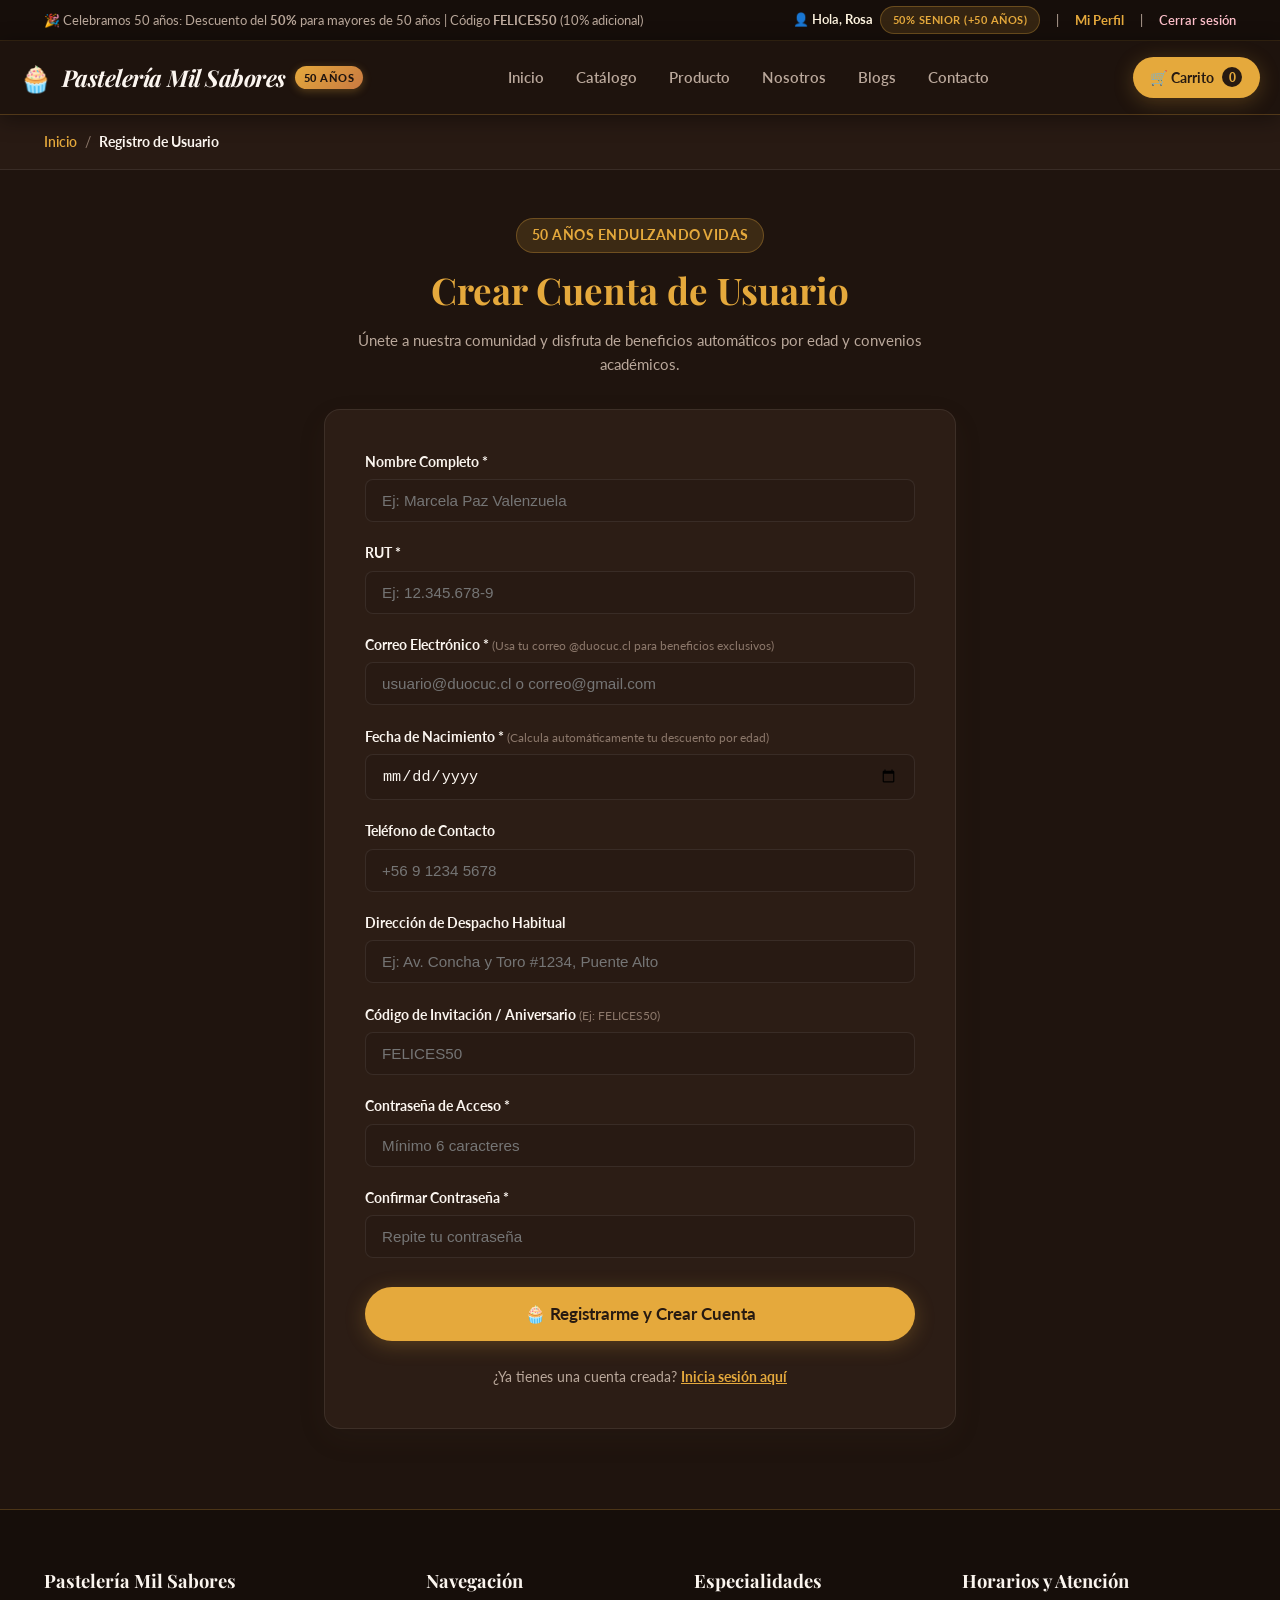
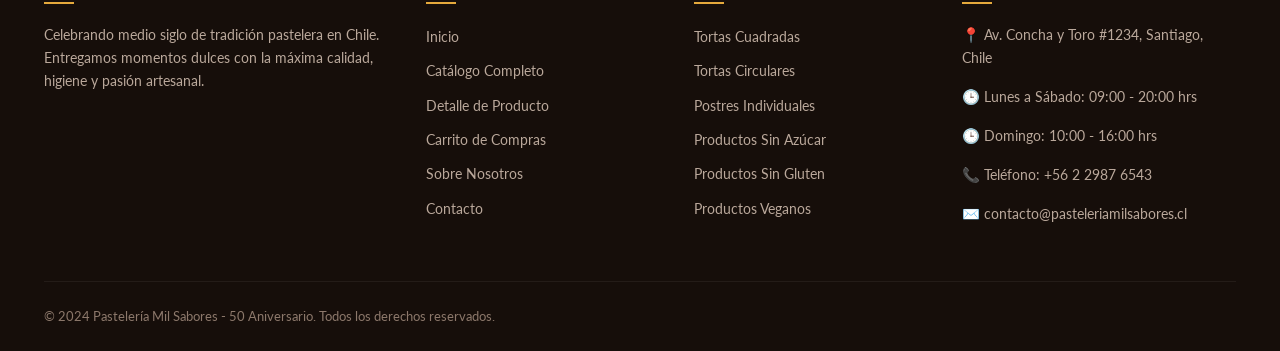
<file: HTML/registro.html>
<!DOCTYPE html>
<html lang="es">

<head>
  <meta charset="UTF-8">
  <meta name="viewport" content="width=device-width, initial-scale=1.0">
  <meta name="description" content="Regístrate en Pastelería Mil Sabores. Accede a descuentos de hasta 50% por nuestros 50 años y beneficios exclusivos para la comunidad Duoc UC.">
  <meta name="author" content="Estudiantes Duoc UC - Desarrollo Full Stack II">
  <title>Registro de Usuario | Pastelería Mil Sabores</title>

  <!-- Hojas de Estilos Externas -->
  <link rel="stylesheet" href="css/estilos.css">
  <link rel="stylesheet" href="css/cabecera.css">

  <!-- Scripts Modulares Diferidos -->
  <script src="js/productos.js" defer></script>
  <script src="js/usuarios.js" defer></script>
  <script src="js/carrito.js" defer></script>
  <script src="js/main.js" defer></script>
</head>

<body>

  <!-- ======================================================================= -->
  <!-- 1. BARRA SUPERIOR DE AVISOS Y ACCESOS RÁPIDOS                         -->
  <!-- ======================================================================= -->
  <aside class="top-announcement" aria-label="Avisos destacados">
    <div class="container">
      <div>
        <span>🎉 Celebramos 50 años: Descuento del <strong>50%</strong> para mayores de 50 años | Código <strong>FELICES50</strong> (10% adicional)</span>
      </div>
      <div class="top-user-links">
        <a href="login.html">Iniciar sesión</a>
        <span>|</span>
        <a href="registro.html">Registrar usuario</a>
      </div>
    </div>
  </aside>

  <!-- ======================================================================= -->
  <!-- 2. CABECERA PRINCIPAL Y NAVEGACIÓN                                      -->
  <!-- ======================================================================= -->
  <header>
    <div class="container barra-superior">
      <a href="index.html" class="logo" aria-label="Ir a inicio de Pastelería Mil Sabores">
        <span class="logo-icon">🧁</span>
        <span class="logo-title">Pastelería Mil Sabores</span>
        <span class="badge-50">50 AÑOS</span>
      </a>

      <nav aria-label="Navegación principal del sitio">
        <ul>
          <li><a href="index.html">Inicio</a></li>
          <li><a href="categoria.html">Catálogo</a></li>
          <li><a href="producto.html">Producto</a></li>
          <li><a href="nosotros.html">Nosotros</a></li>
          <li><a href="blogs.html">Blogs</a></li>
          <li><a href="contacto.html">Contacto</a></li>
        </ul>
      </nav>

      <div class="header-actions">
        <a href="carrito.html" class="boton-carro" aria-label="Ver carrito de compras">
          <span>🛒 Carrito</span>
          <span class="cont-carrito" id="num-cont-carrito">0</span>
        </a>
        <button class="menu-toggle" aria-label="Abrir menú de navegación" aria-expanded="false">
          ☰
        </button>
      </div>
    </div>
  </header>

  <!-- ======================================================================= -->
  <!-- 3. RUTA DE NAVEGACIÓN (BREADCRUMB)                                      -->
  <!-- ======================================================================= -->
  <nav class="breadcrumb-section" aria-label="Miga de pan" style="background-color: var(--bg-card-soft); padding: 1rem 0; border-bottom: 1px solid var(--border-subtle);">
    <div class="container">
      <div style="font-size: 0.88rem; color: var(--text-secondary); display: flex; gap: 0.5rem;">
        <a href="index.html" style="color: var(--color-chocolate); font-weight: 600;">Inicio</a>
        <span style="color: var(--text-muted);">/</span>
        <span style="color: var(--text-main); font-weight: 700;">Registro de Usuario</span>
      </div>
    </div>
  </nav>

  <!-- ======================================================================= -->
  <!-- 4. CONTENIDO PRINCIPAL: FORMULARIO DE REGISTRO                          -->
  <!-- ======================================================================= -->
  <main style="padding: 3rem 0 5rem;">
    <div class="container" style="max-width: 680px;">

      <div style="text-align: center; margin-bottom: 2rem;">
        <span class="badge badge-rose" style="font-size: 0.85rem; padding: 0.35rem 0.9rem;">50 Años Endulzando Vidas</span>
        <h1 style="font-family: var(--font-serif); color: var(--color-chocolate); font-size: 2.3rem; margin: 0.5rem 0;">Crear Cuenta de Usuario</h1>
        <p style="color: var(--text-secondary); font-size: 0.95rem;">
          Únete a nuestra comunidad y disfruta de beneficios automáticos por edad y convenios académicos.
        </p>
      </div>

      <!-- Tarjeta del Formulario -->
      <div style="background: var(--bg-card); border: 1px solid var(--border-subtle); border-radius: 16px; padding: 2.5rem; box-shadow: 0 10px 30px rgba(93, 64, 55, 0.08);">

        <!-- Alertas Dinámicas de Beneficios -->
        <div id="alert-senior-benefit" class="alert-box" style="display: none; background: rgba(229, 169, 60, 0.12); border: 1px solid var(--accent-gold); border-left: 5px solid var(--accent-gold); padding: 1rem; border-radius: 8px; margin-bottom: 1.5rem; color: var(--accent-gold); font-size: 0.92rem; line-height: 1.5;"></div>

        <div id="alert-duoc-benefit" class="alert-box" style="display: none; background: rgba(255, 192, 203, 0.12); border: 1px solid var(--accent-rose); border-left: 5px solid var(--accent-rose); padding: 1rem; border-radius: 8px; margin-bottom: 1.5rem; color: var(--text-main); font-size: 0.92rem; line-height: 1.5;"></div>

        <form id="form-registro" novalidate>

          <!-- 1. Nombre Completo -->
          <div style="margin-bottom: 1.2rem;">
            <label for="reg-nombre" style="display: block; font-weight: 700; color: var(--text-main); margin-bottom: 0.4rem; font-size: 0.9rem;">Nombre Completo *</label>
            <input type="text" id="reg-nombre" required placeholder="Ej: Marcela Paz Valenzuela" style="width: 100%; padding: 0.75rem 1rem; border: 1px solid var(--border-subtle); border-radius: 8px; font-size: 0.95rem; background: var(--bg-card-soft); color: var(--text-main);">
          </div>

          <!-- 2. RUT -->
          <div style="margin-bottom: 1.2rem;">
            <label for="reg-rut" style="display: block; font-weight: 700; color: var(--text-main); margin-bottom: 0.4rem; font-size: 0.9rem;">RUT *</label>
            <input type="text" id="reg-rut" required placeholder="Ej: 12.345.678-9" style="width: 100%; padding: 0.75rem 1rem; border: 1px solid var(--border-subtle); border-radius: 8px; font-size: 0.95rem; background: var(--bg-card-soft); color: var(--text-main);">
          </div>

          <!-- 3. Correo Electrónico -->
          <div style="margin-bottom: 1.2rem;">
            <label for="reg-email" style="display: block; font-weight: 700; color: var(--text-main); margin-bottom: 0.4rem; font-size: 0.9rem;">
              Correo Electrónico * <small style="color: var(--text-muted); font-weight: normal;">(Usa tu correo @duocuc.cl para beneficios exclusivos)</small>
            </label>
            <input type="email" id="reg-email" required placeholder="usuario@duocuc.cl o correo@gmail.com" style="width: 100%; padding: 0.75rem 1rem; border: 1px solid var(--border-subtle); border-radius: 8px; font-size: 0.95rem; background: var(--bg-card-soft); color: var(--text-main);">
          </div>

          <!-- 4. Fecha de Nacimiento (Detección automática de mayores de 50 años) -->
          <div style="margin-bottom: 1.2rem;">
            <label for="reg-fecha-nac" style="display: block; font-weight: 700; color: var(--text-main); margin-bottom: 0.4rem; font-size: 0.9rem;">
              Fecha de Nacimiento * <small style="color: var(--text-muted); font-weight: normal;">(Calcula automáticamente tu descuento por edad)</small>
            </label>
            <input type="date" id="reg-fecha-nac" required style="width: 100%; padding: 0.75rem 1rem; border: 1px solid var(--border-subtle); border-radius: 8px; font-size: 0.95rem; background: var(--bg-card-soft); color: var(--text-main);">
          </div>

          <!-- 5. Teléfono de Contacto -->
          <div style="margin-bottom: 1.2rem;">
            <label for="reg-telefono" style="display: block; font-weight: 700; color: var(--text-main); margin-bottom: 0.4rem; font-size: 0.9rem;">Teléfono de Contacto</label>
            <input type="tel" id="reg-telefono" placeholder="+56 9 1234 5678" style="width: 100%; padding: 0.75rem 1rem; border: 1px solid var(--border-subtle); border-radius: 8px; font-size: 0.95rem; background: var(--bg-card-soft); color: var(--text-main);">
          </div>

          <!-- 6. Dirección de Despacho Habitual -->
          <div style="margin-bottom: 1.2rem;">
            <label for="reg-direccion" style="display: block; font-weight: 700; color: var(--text-main); margin-bottom: 0.4rem; font-size: 0.9rem;">Dirección de Despacho Habitual</label>
            <input type="text" id="reg-direccion" placeholder="Ej: Av. Concha y Toro #1234, Puente Alto" style="width: 100%; padding: 0.75rem 1rem; border: 1px solid var(--border-subtle); border-radius: 8px; font-size: 0.95rem; background: var(--bg-card-soft); color: var(--text-main);">
          </div>

          <!-- 7. Código Promocional Opcional -->
          <div style="margin-bottom: 1.2rem;">
            <label for="reg-codigo" style="display: block; font-weight: 700; color: var(--text-main); margin-bottom: 0.4rem; font-size: 0.9rem;">
              Código de Invitación / Aniversario <small style="color: var(--text-muted); font-weight: normal;">(Ej: FELICES50)</small>
            </label>
            <input type="text" id="reg-codigo" placeholder="FELICES50" style="width: 100%; padding: 0.75rem 1rem; border: 1px solid var(--border-subtle); border-radius: 8px; font-size: 0.95rem; background: var(--bg-card-soft); color: var(--text-main); text-transform: uppercase;">
          </div>

          <!-- 8. Contraseña -->
          <div style="margin-bottom: 1.2rem;">
            <label for="reg-pass" style="display: block; font-weight: 700; color: var(--text-main); margin-bottom: 0.4rem; font-size: 0.9rem;">Contraseña de Acceso *</label>
            <input type="password" id="reg-pass" required placeholder="Mínimo 6 caracteres" minlength="6" style="width: 100%; padding: 0.75rem 1rem; border: 1px solid var(--border-subtle); border-radius: 8px; font-size: 0.95rem; background: var(--bg-card-soft); color: var(--text-main);">
          </div>

          <!-- 9. Confirmar Contraseña -->
          <div style="margin-bottom: 1.8rem;">
            <label for="reg-pass2" style="display: block; font-weight: 700; color: var(--text-main); margin-bottom: 0.4rem; font-size: 0.9rem;">Confirmar Contraseña *</label>
            <input type="password" id="reg-pass2" required placeholder="Repite tu contraseña" minlength="6" style="width: 100%; padding: 0.75rem 1rem; border: 1px solid var(--border-subtle); border-radius: 8px; font-size: 0.95rem; background: var(--bg-card-soft); color: var(--text-main);">
          </div>

          <!-- Botón de Envío -->
          <button type="submit" class="btn btn-primary" style="width: 100%; padding: 0.9rem; font-size: 1.05rem; font-weight: 700;">
            🧁 Registrarme y Crear Cuenta
          </button>


          <p style="text-align: center; margin-top: 1.5rem; font-size: 0.9rem; color: var(--text-secondary);">
            ¿Ya tienes una cuenta creada? <a href="login.html" style="color: var(--color-chocolate); font-weight: 700; text-decoration: underline;">Inicia sesión aquí</a>
          </p>

        </form>

      </div>

    </div>
  </main>

  <!-- ======================================================================= -->
  <!-- 5. PIE DE PÁGINA (FOOTER INFORMATIVO)                                   -->
  <!-- ======================================================================= -->
  <footer>
    <div class="container">
      <div class="footer-grid">
        <div class="footer-col">
          <h4>Pastelería Mil Sabores</h4>
          <p>
            Celebrando medio siglo de tradición pastelera en Chile. Entregamos momentos dulces con la máxima calidad, higiene y pasión artesanal.
          </p>
        </div>

        <div class="footer-col">
          <h4>Navegación</h4>
          <ul>
            <li><a href="index.html">Inicio</a></li>
            <li><a href="categoria.html">Catálogo Completo</a></li>
            <li><a href="producto.html">Detalle de Producto</a></li>
            <li><a href="carrito.html">Carrito de Compras</a></li>
            <li><a href="nosotros.html">Sobre Nosotros</a></li>
            <li><a href="contacto.html">Contacto</a></li>
          </ul>
        </div>

        <div class="footer-col">
          <h4>Especialidades</h4>
          <ul>
            <li><a href="categoria.html?cat=cuadradas">Tortas Cuadradas</a></li>
            <li><a href="categoria.html?cat=circulares">Tortas Circulares</a></li>
            <li><a href="categoria.html?cat=individuales">Postres Individuales</a></li>
            <li><a href="categoria.html?cat=sin-azucar">Productos Sin Azúcar</a></li>
            <li><a href="categoria.html?cat=sin-gluten">Productos Sin Gluten</a></li>
            <li><a href="categoria.html?cat=vegana">Productos Veganos</a></li>
          </ul>
        </div>

        <div class="footer-col">
          <h4>Horarios y Atención</h4>
          <p>📍 Av. Concha y Toro #1234, Santiago, Chile</p>
          <p>🕒 Lunes a Sábado: 09:00 - 20:00 hrs</p>
          <p>🕒 Domingo: 10:00 - 16:00 hrs</p>
          <p>📞 Teléfono: +56 2 2987 6543</p>
          <p>✉️ contacto@pasteleriamilsabores.cl</p>
        </div>
      </div>

      <div class="footer-bottom">
        <p>&copy; 2024 Pastelería Mil Sabores - 50 Aniversario. Todos los derechos reservados.</p>
      </div>
    </div>
  </footer>

</body>

</html>
</file>
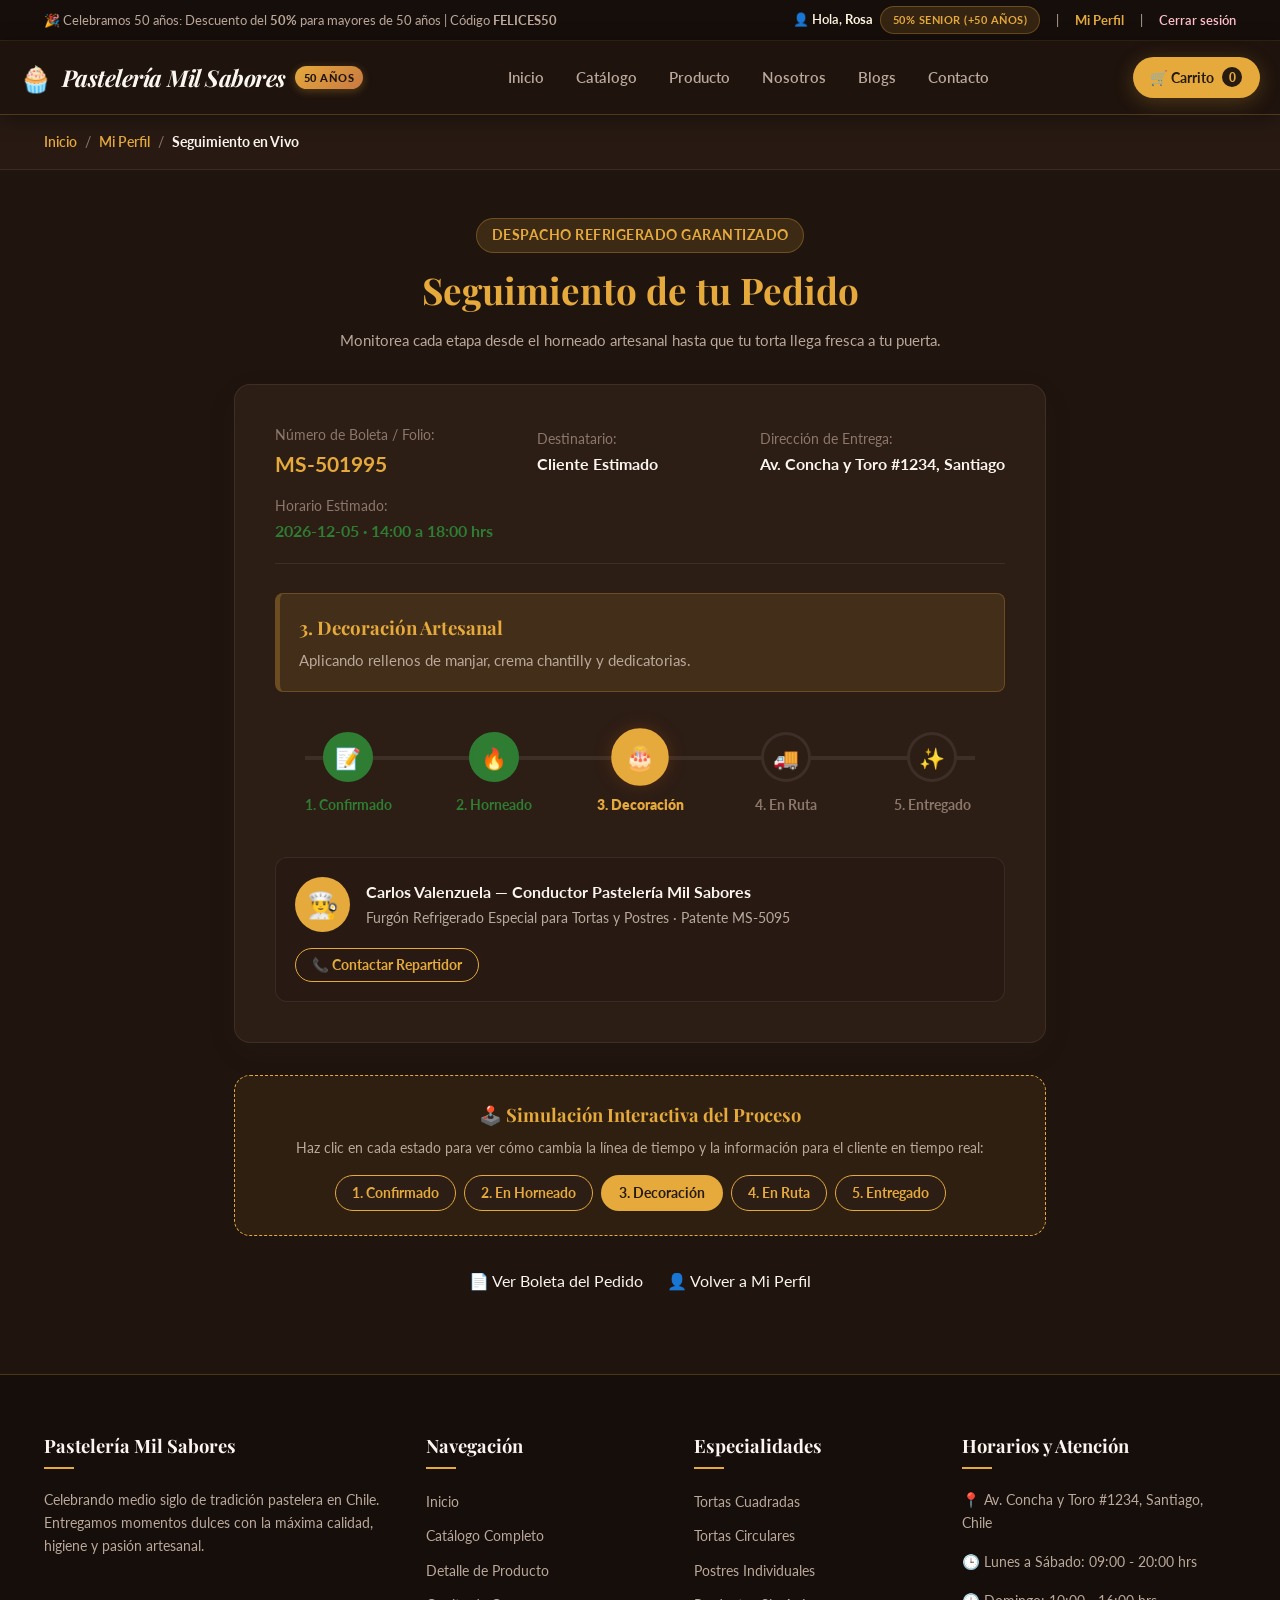
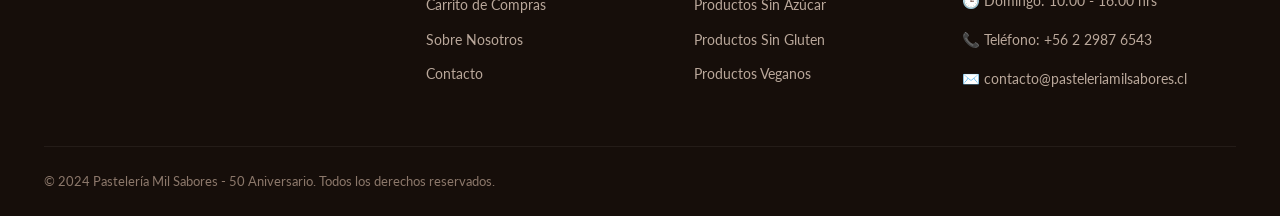
<file: HTML/seguimiento.html>
<!DOCTYPE html>
<html lang="es">

<head>
  <meta charset="UTF-8">
  <meta name="viewport" content="width=device-width, initial-scale=1.0">
  <meta name="description" content="Seguimiento de pedidos en tiempo real - Pastelería Mil Sabores. Conoce el estado de preparación, decoración y despacho refrigerado de tu torta.">
  <meta name="author" content="Estudiantes Duoc UC - Desarrollo Full Stack II">
  <title>Seguimiento de Pedido | Pastelería Mil Sabores</title>

  <!-- Hojas de Estilos Externas -->
  <link rel="stylesheet" href="css/estilos.css">
  <link rel="stylesheet" href="css/cabecera.css">

  <style>
    /* Estilos del Stepper de Seguimiento */
    .tracking-timeline {
      display: flex;
      justify-content: space-between;
      position: relative;
      margin: 2.5rem 0;
      padding: 0;
      list-style: none;
    }

    .tracking-timeline::before {
      content: '';
      position: absolute;
      top: 24px;
      left: 30px;
      right: 30px;
      height: 4px;
      background: var(--border-subtle);
      z-index: 1;
    }

    .tracking-step-item {
      position: relative;
      z-index: 2;
      text-align: center;
      flex: 1;
    }

    .tracking-icon-circle {
      width: 50px;
      height: 50px;
      border-radius: 50%;
      background: var(--bg-card);
      border: 3px solid var(--border-subtle);
      display: flex;
      align-items: center;
      justify-content: center;
      margin: 0 auto 0.8rem;
      font-size: 1.3rem;
      transition: all 0.3s ease;
    }

    .tracking-step-title {
      font-size: 0.85rem;
      font-weight: 700;
      color: var(--text-muted);
      margin: 0;
    }

    /* Estado Activo / Completado */
    .tracking-step-item.completed .tracking-icon-circle {
      background: #2e7d32;
      border-color: #2e7d32;
      color: #fff;
    }
    .tracking-step-item.completed .tracking-step-title {
      color: #2e7d32;
    }

    .tracking-step-item.active .tracking-icon-circle {
      background: var(--color-chocolate);
      border-color: var(--color-chocolate);
      color: #FFF5E1;
      transform: scale(1.15);
      box-shadow: 0 0 15px rgba(139, 69, 19, 0.4);
    }
    .tracking-step-item.active .tracking-step-title {
      color: var(--color-chocolate);
      font-weight: 800;
    }

    @media (max-width: 650px) {
      .tracking-timeline {
        flex-direction: column;
        gap: 1.5rem;
        margin-left: 20px;
      }
      .tracking-timeline::before {
        top: 20px;
        bottom: 20px;
        left: 25px;
        width: 4px;
        height: auto;
      }
      .tracking-step-item {
        display: flex;
        align-items: center;
        gap: 1rem;
        text-align: left;
      }
      .tracking-icon-circle {
        margin: 0;
        flex-shrink: 0;
      }
    }
  </style>

  <!-- Scripts Modulares Diferidos -->
  <script src="js/productos.js" defer></script>
  <script src="js/usuarios.js" defer></script>
  <script src="js/carrito.js" defer></script>
  <script src="js/main.js" defer></script>
</head>

<body>

  <!-- ======================================================================= -->
  <!-- 1. BARRA SUPERIOR DE AVISOS Y ACCESOS RÁPIDOS                         -->
  <!-- ======================================================================= -->
  <aside class="top-announcement" aria-label="Avisos destacados">
    <div class="container">
      <div>
        <span>🎉 Celebramos 50 años: Descuento del <strong>50%</strong> para mayores de 50 años | Código <strong>FELICES50</strong></span>
      </div>
      <div class="top-user-links">
        <a href="login.html">Iniciar sesión</a>
        <span>|</span>
        <a href="registro.html">Registrar usuario</a>
      </div>
    </div>
  </aside>

  <!-- ======================================================================= -->
  <!-- 2. CABECERA PRINCIPAL Y NAVEGACIÓN                                      -->
  <!-- ======================================================================= -->
  <header>
    <div class="container barra-superior">
      <a href="index.html" class="logo" aria-label="Ir a inicio de Pastelería Mil Sabores">
        <span class="logo-icon">🧁</span>
        <span class="logo-title">Pastelería Mil Sabores</span>
        <span class="badge-50">50 AÑOS</span>
      </a>

      <nav aria-label="Navegación principal del sitio">
        <ul>
          <li><a href="index.html">Inicio</a></li>
          <li><a href="categoria.html">Catálogo</a></li>
          <li><a href="producto.html">Producto</a></li>
          <li><a href="nosotros.html">Nosotros</a></li>
          <li><a href="blogs.html">Blogs</a></li>
          <li><a href="contacto.html">Contacto</a></li>
        </ul>
      </nav>

      <div class="header-actions">
        <a href="carrito.html" class="boton-carro" aria-label="Ver carrito de compras">
          <span>🛒 Carrito</span>
          <span class="cont-carrito" id="num-cont-carrito">0</span>
        </a>
        <button class="menu-toggle" aria-label="Abrir menú de navegación" aria-expanded="false">
          ☰
        </button>
      </div>
    </div>
  </header>

  <!-- ======================================================================= -->
  <!-- 3. RUTA DE NAVEGACIÓN (BREADCRUMB)                                      -->
  <!-- ======================================================================= -->
  <nav class="breadcrumb-section" aria-label="Miga de pan" style="background-color: var(--bg-card-soft); padding: 1rem 0; border-bottom: 1px solid var(--border-subtle);">
    <div class="container">
      <div style="font-size: 0.88rem; color: var(--text-secondary); display: flex; gap: 0.5rem;">
        <a href="index.html" style="color: var(--color-chocolate); font-weight: 600;">Inicio</a>
        <span style="color: var(--text-muted);">/</span>
        <a href="perfil.html" style="color: var(--color-chocolate); font-weight: 600;">Mi Perfil</a>
        <span style="color: var(--text-muted);">/</span>
        <span style="color: var(--text-main); font-weight: 700;">Seguimiento en Vivo</span>
      </div>
    </div>
  </nav>

  <!-- ======================================================================= -->
  <!-- 4. CONTENIDO PRINCIPAL: SEGUIMIENTO EN TIEMPO REAL                      -->
  <!-- ======================================================================= -->
  <main id="seguimiento-container" style="padding: 3rem 0 5rem;">
    <div class="container" style="max-width: 860px;">

      <div style="text-align: center; margin-bottom: 2rem;">
        <span class="badge badge-rose" style="font-size: 0.85rem; padding: 0.35rem 0.9rem;">Despacho Refrigerado Garantizado</span>
        <h1 style="font-family: var(--font-serif); color: var(--color-chocolate); font-size: 2.3rem; margin: 0.5rem 0;">Seguimiento de tu Pedido</h1>
        <p style="color: var(--text-secondary); font-size: 0.95rem;">
          Monitorea cada etapa desde el horneado artesanal hasta que tu torta llega fresca a tu puerta.
        </p>
      </div>

      <!-- Tarjeta Principal del Estado -->
      <div style="background: var(--bg-card); border: 1px solid var(--border-subtle); border-radius: 16px; padding: 2.5rem; box-shadow: 0 10px 30px rgba(93, 64, 55, 0.08); margin-bottom: 2rem;">

        <!-- Datos del Pedido -->
        <div style="display: flex; justify-content: space-between; align-items: center; border-bottom: 1px solid var(--border-subtle); padding-bottom: 1.2rem; flex-wrap: wrap; gap: 1rem;">
          <div>
            <span style="font-size: 0.85rem; color: var(--text-muted); display: block;">Número de Boleta / Folio:</span>
            <strong id="seg-folio-display" style="font-size: 1.3rem; color: var(--color-chocolate);">MS-501995</strong>
          </div>
          <div>
            <span style="font-size: 0.85rem; color: var(--text-muted); display: block;">Destinatario:</span>
            <strong id="seg-cliente-display" style="color: var(--text-main);">Cliente</strong>
          </div>
          <div>
            <span style="font-size: 0.85rem; color: var(--text-muted); display: block;">Dirección de Entrega:</span>
            <strong id="seg-destino-display" style="color: var(--text-main);">Av. Concha y Toro #1234</strong>
          </div>
          <div>
            <span style="font-size: 0.85rem; color: var(--text-muted); display: block;">Horario Estimado:</span>
            <strong id="seg-horario-display" style="color: #2e7d32;">14:00 a 18:00 hrs</strong>
          </div>
        </div>

        <!-- Banner Dinámico del Estado Actual -->
        <div id="seg-status-banner" style="background: rgba(229, 169, 60, 0.12); border-left: 5px solid var(--accent-gold); padding: 1.2rem; border-radius: 8px; margin: 1.8rem 0; border: 1px solid var(--border-color); border-left-width: 5px;">
          <!-- Inyectado dinámicamente por main.js -->
        </div>

        <!-- Línea de Tiempo (Stepper 5 Estados) -->
        <ol class="tracking-timeline">
          <!-- Paso 1 -->
          <li class="tracking-step-item completed">
            <div class="tracking-icon-circle">📝</div>
            <p class="tracking-step-title">1. Confirmado</p>
          </li>
          <!-- Paso 2 -->
          <li class="tracking-step-item completed">
            <div class="tracking-icon-circle">🔥</div>
            <p class="tracking-step-title">2. Horneado</p>
          </li>
          <!-- Paso 3 -->
          <li class="tracking-step-item active">
            <div class="tracking-icon-circle">🎂</div>
            <p class="tracking-step-title">3. Decoración</p>
          </li>
          <!-- Paso 4 -->
          <li class="tracking-step-item">
            <div class="tracking-icon-circle">🚚</div>
            <p class="tracking-step-title">4. En Ruta</p>
          </li>
          <!-- Paso 5 -->
          <li class="tracking-step-item">
            <div class="tracking-icon-circle">✨</div>
            <p class="tracking-step-title">5. Entregado</p>
          </li>
        </ol>

        <!-- Información del Repartidor y Vehículo -->
        <div style="background: var(--bg-card-soft); border: 1px solid var(--border-subtle); border-radius: 12px; padding: 1.2rem; margin-top: 2rem; display: flex; align-items: center; justify-content: space-between; flex-wrap: wrap; gap: 1rem;">
          <div style="display: flex; align-items: center; gap: 1rem;">
            <div style="width: 55px; height: 55px; border-radius: 50%; background: var(--accent-gold); color: var(--text-dark); display: flex; align-items: center; justify-content: center; font-size: 1.6rem;">
              👨‍🍳
            </div>
            <div>
              <p style="margin: 0; font-weight: 700; color: var(--text-main);">Carlos Valenzuela — Conductor Pastelería Mil Sabores</p>
              <p style="margin: 0.2rem 0 0; font-size: 0.85rem; color: var(--text-secondary);">Furgón Refrigerado Especial para Tortas y Postres · Patente MS-5095</p>
            </div>
          </div>
          <div>
            <button type="button" class="btn btn-outline btn-sm" onclick="alert('📞 Conectando con Carlos Valenzuela (+56 9 8765 4321)...')" style="display: inline-flex; align-items: center; gap: 0.4rem;">
              📞 Contactar Repartidor
            </button>
          </div>
        </div>

      </div>

      <!-- Controles de Simulación para Evaluación del Profesor -->
      <div style="background: rgba(229, 169, 60, 0.08); border: 1px dashed var(--accent-gold); border-radius: 16px; padding: 1.5rem; text-align: center;">
        <h3 style="font-family: var(--font-serif); color: var(--accent-gold); margin-bottom: 0.5rem; font-size: 1.15rem;">
          🕹️ Simulación Interactiva del Proceso 
        </h3>
        <p style="font-size: 0.85rem; color: var(--text-secondary); margin-bottom: 1rem;">
          Haz clic en cada estado para ver cómo cambia la línea de tiempo y la información para el cliente en tiempo real:
        </p>

        <div style="display: flex; gap: 0.5rem; justify-content: center; flex-wrap: wrap;">
          <button type="button" class="btn btn-sm btn-simular-estado" data-step="0" style="background: var(--bg-card); border: 1px solid var(--accent-gold); color: var(--accent-gold);">
            1. Confirmado
          </button>
          <button type="button" class="btn btn-sm btn-simular-estado" data-step="1" style="background: var(--bg-card); border: 1px solid var(--accent-gold); color: var(--accent-gold);">
            2. En Horneado
          </button>
          <button type="button" class="btn btn-sm btn-simular-estado" data-step="2" style="background: var(--accent-gold); color: var(--text-dark);">
            3. Decoración
          </button>
          <button type="button" class="btn btn-sm btn-simular-estado" data-step="3" style="background: var(--bg-card); border: 1px solid var(--accent-gold); color: var(--accent-gold);">
            4. En Ruta
          </button>
          <button type="button" class="btn btn-sm btn-simular-estado" data-step="4" style="background: var(--bg-card); border: 1px solid var(--accent-gold); color: var(--accent-gold);">
            5. Entregado
          </button>
        </div>
      </div>

      <!-- Enlaces Inferiores -->
      <div style="text-align: center; margin-top: 2rem; display: flex; justify-content: center; gap: 1.5rem;">
        <a href="boleta.html" class="link-seguir">📄 Ver Boleta del Pedido</a>
        <a href="perfil.html" class="link-seguir">👤 Volver a Mi Perfil</a>
      </div>

    </div>
  </main>

  <!-- ======================================================================= -->
  <!-- 5. PIE DE PÁGINA (FOOTER INFORMATIVO)                                   -->
  <!-- ======================================================================= -->
  <footer>
    <div class="container">
      <div class="footer-grid">
        <div class="footer-col">
          <h4>Pastelería Mil Sabores</h4>
          <p>
            Celebrando medio siglo de tradición pastelera en Chile. Entregamos momentos dulces con la máxima calidad, higiene y pasión artesanal.
          </p>
        </div>

        <div class="footer-col">
          <h4>Navegación</h4>
          <ul>
            <li><a href="index.html">Inicio</a></li>
            <li><a href="categoria.html">Catálogo Completo</a></li>
            <li><a href="producto.html">Detalle de Producto</a></li>
            <li><a href="carrito.html">Carrito de Compras</a></li>
            <li><a href="nosotros.html">Sobre Nosotros</a></li>
            <li><a href="contacto.html">Contacto</a></li>
          </ul>
        </div>

        <div class="footer-col">
          <h4>Especialidades</h4>
          <ul>
            <li><a href="categoria.html?cat=cuadradas">Tortas Cuadradas</a></li>
            <li><a href="categoria.html?cat=circulares">Tortas Circulares</a></li>
            <li><a href="categoria.html?cat=individuales">Postres Individuales</a></li>
            <li><a href="categoria.html?cat=sin-azucar">Productos Sin Azúcar</a></li>
            <li><a href="categoria.html?cat=sin-gluten">Productos Sin Gluten</a></li>
            <li><a href="categoria.html?cat=vegana">Productos Veganos</a></li>
          </ul>
        </div>

        <div class="footer-col">
          <h4>Horarios y Atención</h4>
          <p>📍 Av. Concha y Toro #1234, Santiago, Chile</p>
          <p>🕒 Lunes a Sábado: 09:00 - 20:00 hrs</p>
          <p>🕒 Domingo: 10:00 - 16:00 hrs</p>
          <p>📞 Teléfono: +56 2 2987 6543</p>
          <p>✉️ contacto@pasteleriamilsabores.cl</p>
        </div>
      </div>

      <div class="footer-bottom">
        <p>&copy; 2024 Pastelería Mil Sabores - 50 Aniversario. Todos los derechos reservados.</p>
      </div>
    </div>
  </footer>

</body>

</html>
</file>
<file: HTML/css/estilos.css>
/* ==========================================================================
   PASTELERÍA MIL SABORES - ESTILOS GLOBALES
   Asignatura: Desarrollo Full Stack II (DSY1104) - Duoc UC
   Paleta basada en Mockup: Dark Chocolate, Dorado Ámbar y Crema Pastel
   ========================================================================== */

@import url('https://fonts.googleapis.com/css2?family=Lato:ital,wght@0,300;0,400;0,700;0,900;1,400&family=Pacifico&family=Playfair+Display:ital,wght@0,600;0,700;1,600;1,700&display=swap');
@import url('cabecera.css');

:root {
  /* Paleta de Colores Oficial del Mockup */
  --bg-main: #1f140e;            /* Chocolate oscuro principal */
  --bg-card: #2c1d15;            /* Fondo de tarjetas y secciones */
  --bg-card-hover: #36241b;      /* Hover en tarjetas */
  --bg-card-soft: #281a13;       /* Contraste suave interno */
  --bg-input: #271911;           /* Fondo de campos de formulario */
  
  --accent-gold: #e5a93c;        /* Dorado ámbar brillante del mockup */
  --accent-gold-hover: #f3b952;  /* Dorado más claro para hover */
  --accent-terracotta: #c87941;  /* Terracota cálido */
  --accent-cream: #fff5e1;       /* Crema pastel */
  --accent-rose: #ffc0cb;        /* Rosa suave para detalles */
  --color-chocolate: #e5a93c;    /* Dorado del mockup para botones y acentos */
  --color-rose: #e5a93c;         /* Acento dorado brillante */
  
  --text-main: #fbf5ef;          /* Blanco crema de alta legibilidad */
  --text-secondary: #baa89b;     /* Texto beige / gris suave */
  --text-muted: #8c786b;         /* Texto atenuado */
  --text-dark: #271a11;          /* Texto para botones dorados */
  --text-light: #ffffff;         /* Blanco puro */
  
  --border-color: rgba(229, 169, 60, 0.25);    /* Bordes dorados tenues */
  --border-subtle: rgba(255, 255, 255, 0.08);  /* Bordes muy suaves */
  
  /* Tipografías del Mockup */
  --font-sans: 'Lato', -apple-system, BlinkMacSystemFont, 'Segoe UI', Roboto, sans-serif;
  --font-serif: 'Playfair Display', Georgia, serif;  /* Títulos elegantes del mockup */
  --font-cursive: 'Pacifico', cursive;               /* Cursiva artística */
  
  /* Sombras y transiciones */
  --shadow-sm: 0 4px 10px rgba(0, 0, 0, 0.3);
  --shadow-md: 0 8px 25px rgba(0, 0, 0, 0.45);
  --shadow-gold: 0 4px 20px rgba(229, 169, 60, 0.25);
  --radius-sm: 8px;
  --radius-md: 14px;
  --radius-lg: 22px;
  --radius-pill: 50px;
  --transition: all 0.3s ease;
}

/* Reset básico y normalización */
*, *::before, *::after {
  box-sizing: border-box;
  margin: 0;
  padding: 0;
}

html {
  scroll-behavior: smooth;
  font-size: 16px;
}

body {
  background-color: var(--bg-main);
  color: var(--text-main);
  font-family: var(--font-sans);
  line-height: 1.6;
  min-height: 100vh;
  display: flex;
  flex-direction: column;
  overflow-x: hidden;
  -webkit-font-smoothing: antialiased;
}

/* Contenedor general */
.container {
  width: 100%;
  max-width: 1240px;
  margin: 0 auto;
  padding: 0 1.5rem;
}

/* Enlaces globales */
a {
  color: inherit;
  text-decoration: none;
  transition: var(--transition);
}

/* Botones comunes */
.btn {
  display: inline-flex;
  align-items: center;
  justify-content: center;
  gap: 0.5rem;
  padding: 0.75rem 1.6rem;
  font-family: var(--font-sans);
  font-weight: 700;
  font-size: 0.95rem;
  border-radius: var(--radius-pill);
  cursor: pointer;
  border: 2px solid transparent;
  transition: var(--transition);
  text-decoration: none;
}

.btn-primary {
  background-color: var(--accent-gold);
  color: var(--text-dark);
  box-shadow: var(--shadow-gold);
}

.btn-primary:hover {
  background-color: var(--accent-gold-hover);
  color: var(--text-dark);
  transform: translateY(-2px);
  box-shadow: 0 6px 25px rgba(229, 169, 60, 0.4);
}

.btn-rose {
  background-color: var(--accent-gold);
  color: var(--text-dark);
  font-weight: 700;
  box-shadow: var(--shadow-gold);
}

.btn-rose:hover {
  background-color: var(--accent-gold-hover);
  transform: translateY(-2px);
  color: var(--text-dark);
}

.btn-outline {
  background-color: transparent;
  border: 1px solid var(--accent-gold);
  color: var(--accent-gold);
}

.btn-outline:hover {
  background-color: rgba(229, 169, 60, 0.12);
  color: var(--accent-gold-hover);
  transform: translateY(-2px);
}

.btn-sm {
  padding: 0.5rem 1rem;
  font-size: 0.85rem;
}

/* Badges e insignias */
.badge {
  display: inline-flex;
  align-items: center;
  padding: 0.25rem 0.75rem;
  font-size: 0.75rem;
  font-weight: 700;
  border-radius: var(--radius-pill);
  text-transform: uppercase;
  letter-spacing: 0.5px;
}

.badge-gold {
  background-color: var(--accent-gold);
  color: var(--text-dark);
}

.badge-rose {
  background-color: rgba(229, 169, 60, 0.15);
  color: var(--accent-gold);
  border: 1px solid rgba(229, 169, 60, 0.3);
}

.badge-outline {
  border: 1px solid var(--accent-gold);
  color: var(--accent-gold);
}


/* Estilos de títulos comunes */
.section-title {
  font-family: var(--font-serif);
  font-size: 2.2rem;
  color: var(--text-main);
  text-align: center;
  margin-bottom: 0.5rem;
}

.section-title span {
  color: var(--accent-gold);
  font-style: italic;
}

.section-subtitle {
  color: var(--text-secondary);
  text-align: center;
  max-width: 650px;
  margin: 0 auto 2.5rem auto;
  font-size: 1.05rem;
}

/* Divisor sutil */
.divider {
  height: 1px;
  background: linear-gradient(90deg, transparent, var(--border-color), transparent);
  border: none;
  margin: 3rem 0;
}
</file>
<file: HTML/css/index.css>
/* ==========================================================================
   ESTILOS ESPECÍFICOS PARA LA PÁGINA PRINCIPAL (INDEX.HTML)
   Pastelería Mil Sabores - 50 Aniversario
   ========================================================================== */

/* --------------------------------------------------------------------------
   HERO SECTION (MOCKUP EXACTO)
   -------------------------------------------------------------------------- */
.hero-section {
  padding: 3.5rem 0 2.5rem 0;
  position: relative;
  overflow: hidden;
}

.hero-grid {
  display: grid;
  grid-template-columns: 1.15fr 0.95fr;
  gap: 3.5rem;
  align-items: center;
}

.hero-content {
  display: flex;
  flex-direction: column;
  gap: 1.4rem;
}

.hero-kicker {
  color: var(--accent-gold);
  font-size: 0.82rem;
  font-weight: 900;
  letter-spacing: 2px;
  text-transform: uppercase;
  display: flex;
  align-items: center;
  gap: 0.5rem;
}

.hero-title {
  font-family: var(--font-serif);
  font-size: 3.2rem;
  line-height: 1.15;
  color: var(--text-main);
  font-weight: 700;
}

.hero-title .highlight-cursive {
  font-style: italic;
  color: var(--accent-gold);
  font-weight: 600;
  display: block;
}

.hero-description {
  color: var(--text-secondary);
  font-size: 1.1rem;
  line-height: 1.7;
  max-width: 520px;
}

.hero-buttons {
  display: flex;
  align-items: center;
  gap: 1.2rem;
  margin-top: 0.5rem;
  flex-wrap: wrap;
}

/* Tarjeta de Imagen del Hero con Ribbon "-10% FELICES50" */
.hero-image-wrapper {
  position: relative;
  display: flex;
  justify-content: center;
}

.hero-card {
  position: relative;
  width: 100%;
  max-width: 480px;
  aspect-ratio: 4/4.5;
  border-radius: var(--radius-lg);
  overflow: hidden;
  box-shadow: 0 20px 40px rgba(0, 0, 0, 0.6);
  border: 1px solid rgba(229, 169, 60, 0.25);
  background: var(--bg-card);
}

.hero-card img {
  width: 100%;
  height: 100%;
  object-fit: cover;
  display: block;
  transition: transform 0.6s ease;
}

.hero-card:hover img {
  transform: scale(1.03);
}

/* Cinta Diagonal (Ribbon) del Mockup */
.ribbon-discount {
  position: absolute;
  top: 24px;
  right: -38px;
  background: linear-gradient(135deg, #e5a93c, #c87941);
  color: #1f140e;
  font-weight: 900;
  font-size: 0.78rem;
  letter-spacing: 0.5px;
  padding: 0.35rem 3.5rem;
  transform: rotate(45deg);
  box-shadow: 0 4px 12px rgba(0, 0, 0, 0.4);
  text-transform: uppercase;
  z-index: 2;
  pointer-events: none;
}

/* --------------------------------------------------------------------------
   BARRA DE ESTADÍSTICAS (STATS BAR) DEL MOCKUP
   -------------------------------------------------------------------------- */
.stats-section {
  padding: 2.2rem 0;
  border-top: 1px dashed rgba(229, 169, 60, 0.35);
  border-bottom: 1px dashed rgba(229, 169, 60, 0.35);
  background-color: rgba(31, 20, 14, 0.6);
  margin-top: 1rem;
}

.stats-grid {
  display: grid;
  grid-template-columns: repeat(3, 1fr);
  gap: 2rem;
  text-align: left;
}

.stat-item {
  display: flex;
  flex-direction: column;
  gap: 0.2rem;
}

.stat-number {
  font-family: var(--font-serif);
  font-size: 2.8rem;
  font-style: italic;
  font-weight: 700;
  color: var(--accent-gold);
  line-height: 1;
}

.stat-label {
  font-size: 0.95rem;
  color: var(--text-secondary);
  font-weight: 400;
}

/* --------------------------------------------------------------------------
   PROMOCIONES Y DESCUENTOS DEL 50 ANIVERSARIO (CASO DUOC)
   -------------------------------------------------------------------------- */
.promos-section {
  padding: 4.5rem 0 3rem 0;
}

.promos-grid {
  display: grid;
  grid-template-columns: repeat(3, 1fr);
  gap: 1.8rem;
}

.promo-card {
  background-color: var(--bg-card);
  border: 1px solid var(--border-color);
  border-radius: var(--radius-md);
  padding: 2rem;
  display: flex;
  flex-direction: column;
  justify-content: space-between;
  transition: var(--transition);
  position: relative;
  overflow: hidden;
}

.promo-card::before {
  content: '';
  position: absolute;
  top: 0;
  left: 0;
  width: 4px;
  height: 100%;
  background-color: var(--accent-gold);
  opacity: 0.8;
}

.promo-card:hover {
  transform: translateY(-5px);
  box-shadow: var(--shadow-md);
  border-color: var(--accent-gold);
}

.promo-badge {
  align-self: flex-start;
  margin-bottom: 1rem;
}

.promo-card h3 {
  font-family: var(--font-serif);
  font-size: 1.4rem;
  color: var(--text-main);
  margin-bottom: 0.6rem;
}

.promo-card p {
  color: var(--text-secondary);
  font-size: 0.95rem;
  line-height: 1.55;
  margin-bottom: 1.2rem;
}

.promo-card .code-box {
  background-color: rgba(0, 0, 0, 0.35);
  border: 1px dashed var(--accent-gold);
  border-radius: var(--radius-sm);
  padding: 0.4rem 0.8rem;
  font-family: monospace;
  font-size: 0.9rem;
  color: var(--accent-gold);
  font-weight: bold;
  display: inline-block;
  margin-top: auto;
}

/* --------------------------------------------------------------------------
   PRODUCTOS DESTACADOS (FIGURA 3 Y 4 DEL DOCUMENTO)
   -------------------------------------------------------------------------- */
.featured-section {
  padding: 4rem 0;
}

.products-grid {
  display: grid;
  grid-template-columns: repeat(4, 1fr);
  gap: 1.8rem;
}

.product-card {
  background-color: var(--bg-card);
  border: 1px solid rgba(229, 169, 60, 0.15);
  border-radius: var(--radius-md);
  overflow: hidden;
  display: flex;
  flex-direction: column;
  transition: var(--transition);
  box-shadow: var(--shadow-sm);
}

.product-card:hover {
  transform: translateY(-6px);
  border-color: var(--accent-gold);
  box-shadow: var(--shadow-md);
}

.product-image-box {
  position: relative;
  aspect-ratio: 1;
  background-color: #1a100a;
  overflow: hidden;
}

.product-image-box img {
  width: 100%;
  height: 100%;
  object-fit: cover;
  transition: transform 0.5s ease;
}

.product-card:hover .product-image-box img {
  transform: scale(1.06);
}

.product-category-tag {
  position: absolute;
  top: 10px;
  left: 10px;
  background-color: rgba(31, 20, 14, 0.85);
  backdrop-filter: blur(4px);
  color: var(--accent-gold);
  font-size: 0.7rem;
  font-weight: 700;
  padding: 0.25rem 0.6rem;
  border-radius: var(--radius-pill);
  border: 1px solid rgba(229, 169, 60, 0.3);
}

.product-info {
  padding: 1.25rem;
  display: flex;
  flex-direction: column;
  flex-grow: 1;
  justify-content: space-between;
}

.product-title {
  font-family: var(--font-serif);
  font-size: 1.15rem;
  font-weight: 600;
  color: var(--text-main);
  margin-bottom: 0.4rem;
  line-height: 1.3;
}

.product-desc {
  font-size: 0.85rem;
  color: var(--text-secondary);
  margin-bottom: 1rem;
  display: -webkit-box;
  -webkit-line-clamp: 2;
  -webkit-box-orient: vertical;
  overflow: hidden;
}

.product-footer {
  display: flex;
  align-items: center;
  justify-content: space-between;
  margin-top: auto;
  padding-top: 0.8rem;
  border-top: 1px solid var(--border-subtle);
}

.product-price {
  font-weight: 800;
  font-size: 1.15rem;
  color: var(--accent-gold);
}

.product-card .btn-add-cart {
  background: linear-gradient(135deg, var(--accent-gold), #c87941);
  color: var(--text-dark);
  border: none;
  border-radius: var(--radius-pill);
  padding: 0.5rem 1rem;
  font-family: var(--font-sans);
  font-size: 0.84rem;
  font-weight: 700;
  cursor: pointer;
  box-shadow: 0 3px 10px rgba(229, 169, 60, 0.25);
  transition: all 0.25s ease;
  display: inline-flex;
  align-items: center;
  justify-content: center;
  gap: 0.4rem;
  white-space: nowrap;
}

.product-card .btn-add-cart:hover {
  background: linear-gradient(135deg, var(--accent-gold-hover), #d9884e);
  transform: translateY(-2px) scale(1.03);
  box-shadow: 0 6px 16px rgba(229, 169, 60, 0.4);
}

.product-card .btn-add-cart:active {
  transform: translateY(0) scale(0.98);
  box-shadow: 0 2px 6px rgba(229, 169, 60, 0.2);
}

/* --------------------------------------------------------------------------
   RESPONSIVE (TABLETS & SMARTPHONES)
   -------------------------------------------------------------------------- */
@media (max-width: 1100px) {
  .products-grid {
    grid-template-columns: repeat(3, 1fr);
  }
}

@media (max-width: 860px) {
  .hero-grid {
    grid-template-columns: 1fr;
    text-align: center;
    gap: 2.5rem;
  }

  .hero-content {
    align-items: center;
  }

  .hero-description {
    margin: 0 auto;
  }

  .hero-buttons {
    justify-content: center;
  }

  .stats-grid {
    grid-template-columns: 1fr;
    text-align: center;
    gap: 1.5rem;
  }

  .promos-grid {
    grid-template-columns: 1fr;
  }

  .products-grid {
    grid-template-columns: repeat(2, 1fr);
  }
}

@media (max-width: 520px) {
  .hero-title {
    font-size: 2rem;
  }

  .hero-kicker {
    font-size: 0.75rem;
  }

  .hero-buttons {
    flex-direction: column;
    width: 100%;
  }

  .hero-buttons .btn {
    width: 100%;
  }

  .stat-number {
    font-size: 2.2rem;
  }

  .section-title {
    font-size: 1.8rem;
  }

  .products-grid {
    grid-template-columns: 1fr;
  }
}
</file>
<file: HTML/css/cabecera.css>
/* ==========================================================================
   CABECERA Y PIE DE PÁGINA (HEADER & FOOTER)
   Pastelería Mil Sabores - Diseño basado en Mockup
   ========================================================================== */

/* Barra de Anuncios Superior */
.top-announcement {
  background-color: #160e0a;
  border-bottom: 1px solid rgba(229, 169, 60, 0.15);
  padding: 0.4rem 1rem;
  font-size: 0.8rem;
  color: var(--text-secondary);
}

.top-announcement .container {
  display: flex;
  justify-content: space-between;
  align-items: center;
  flex-wrap: wrap;
  gap: 0.5rem;
}

.top-announcement a {
  color: var(--accent-gold);
  font-weight: 600;
  text-decoration: underline;
}

.top-announcement a:hover {
  color: var(--accent-gold-hover);
}

.top-user-links {
  display: flex;
  align-items: center;
  gap: 1rem;
}

.top-user-links a {
  color: var(--text-secondary);
  text-decoration: none;
  font-size: 0.8rem;
}

.top-user-links a:hover {
  color: var(--accent-gold);
}

/* Header Principal */
header {
  background-color: rgba(31, 20, 14, 0.95);
  backdrop-filter: blur(8px);
  position: sticky;
  top: 0;
  z-index: 1000;
  border-bottom: 1px solid var(--border-color);
  box-shadow: 0 4px 20px rgba(0, 0, 0, 0.4);
}

.barra-superior {
  display: flex;
  justify-content: space-between;
  align-items: center;
  padding: 1rem 0;
  gap: 1.5rem;
}

/* Logo */
.logo {
  display: flex;
  align-items: center;
  gap: 0.6rem;
  font-family: var(--font-serif);
  font-size: 1.45rem;
  font-weight: 700;
  color: var(--text-main);
  white-space: nowrap;
}

.logo .logo-icon {
  font-size: 1.6rem;
  line-height: 1;
}

.logo .logo-title {
  font-family: var(--font-serif);
  font-style: italic;
  letter-spacing: -0.5px;
}

.logo .badge-50 {
  background: linear-gradient(135deg, #e5a93c, #c87941);
  color: #1f140e;
  font-family: var(--font-sans);
  font-size: 0.68rem;
  font-weight: 900;
  padding: 0.2rem 0.55rem;
  border-radius: var(--radius-pill);
  text-transform: uppercase;
  letter-spacing: 0.5px;
  box-shadow: 0 2px 8px rgba(229, 169, 60, 0.3);
}

/* Navegación */
nav ul {
  display: flex;
  list-style: none;
  align-items: center;
  gap: 1.8rem;
  margin: 0;
  padding: 0;
}

nav ul li a {
  font-size: 0.95rem;
  font-weight: 600;
  color: var(--text-secondary);
  padding: 0.4rem 0.1rem;
  position: relative;
  transition: var(--transition);
}

nav ul li a:hover,
nav ul li a.active {
  color: var(--text-main);
}

nav ul li a.active::after {
  content: '';
  position: absolute;
  bottom: -4px;
  left: 0;
  width: 100%;
  height: 2px;
  background-color: var(--accent-gold);
  border-radius: 2px;
}

/* Botón de Carrito del Mockup */
.header-actions {
  display: flex;
  align-items: center;
  gap: 1rem;
}

.boton-carro {
  background-color: var(--accent-gold);
  color: var(--text-dark);
  border: none;
  border-radius: var(--radius-pill);
  padding: 0.55rem 1.1rem;
  font-family: var(--font-sans);
  font-weight: 700;
  font-size: 0.9rem;
  display: inline-flex;
  align-items: center;
  gap: 0.5rem;
  cursor: pointer;
  box-shadow: var(--shadow-gold);
  transition: var(--transition);
  text-decoration: none;
}

.boton-carro:hover {
  background-color: var(--accent-gold-hover);
  color: var(--text-dark);
  transform: translateY(-2px);
}

.cont-carrito {
  background-color: var(--text-dark);
  color: var(--accent-gold);
  font-size: 0.75rem;
  font-weight: 900;
  width: 20px;
  height: 20px;
  border-radius: 50%;
  display: inline-flex;
  align-items: center;
  justify-content: center;
}

/* Botón Hamburguesa Móvil */
.menu-toggle {
  display: none;
  background: none;
  border: none;
  color: var(--text-main);
  font-size: 1.6rem;
  cursor: pointer;
  padding: 0.2rem;
}

/* ==========================================================================
   PIE DE PÁGINA (FOOTER)
   ========================================================================== */
footer {
  background-color: #160e0a;
  border-top: 1px solid var(--border-color);
  margin-top: auto;
  padding: 3.5rem 0 1.5rem 0;
  color: var(--text-secondary);
}

.footer-grid {
  display: grid;
  grid-template-columns: 1.5fr 1fr 1fr 1.2fr;
  gap: 2.5rem;
  margin-bottom: 2.5rem;
}

.footer-col h4 {
  font-family: var(--font-serif);
  color: var(--text-main);
  font-size: 1.15rem;
  margin-bottom: 1.2rem;
  position: relative;
}

.footer-col h4::after {
  content: '';
  display: block;
  width: 30px;
  height: 2px;
  background-color: var(--accent-gold);
  margin-top: 0.4rem;
}

.footer-col p {
  font-size: 0.9rem;
  line-height: 1.6;
  color: var(--text-secondary);
  margin-bottom: 1rem;
}

.footer-col ul {
  list-style: none;
  padding: 0;
}

.footer-col ul li {
  margin-bottom: 0.55rem;
}

.footer-col ul li a {
  font-size: 0.9rem;
  color: var(--text-secondary);
}

.footer-col ul li a:hover {
  color: var(--accent-gold);
  padding-left: 4px;
}

.footer-social-links {
  display: flex;
  gap: 0.8rem;
  margin-top: 1rem;
}

.footer-social-btn {
  width: 36px;
  height: 36px;
  border-radius: 50%;
  background-color: var(--bg-card);
  border: 1px solid var(--border-subtle);
  display: inline-flex;
  align-items: center;
  justify-content: center;
  color: var(--text-main);
  font-size: 1rem;
  transition: var(--transition);
}

.footer-social-btn:hover {
  background-color: var(--accent-gold);
  color: var(--text-dark);
  transform: translateY(-3px);
}

.duoc-seal {
  display: inline-block;
  background: rgba(229, 169, 60, 0.1);
  border: 1px dashed var(--accent-gold);
  padding: 0.5rem 0.8rem;
  border-radius: var(--radius-sm);
  font-size: 0.8rem;
  color: var(--accent-gold);
  margin-top: 0.5rem;
}

.footer-bottom {
  border-top: 1px solid rgba(255, 255, 255, 0.06);
  padding-top: 1.5rem;
  display: flex;
  justify-content: space-between;
  align-items: center;
  flex-wrap: wrap;
  gap: 1rem;
  font-size: 0.82rem;
  color: var(--text-muted);
}

/* Media Queries para Responsive */
@media (max-width: 992px) {
  .footer-grid {
    grid-template-columns: repeat(2, 1fr);
  }
}

@media (max-width: 860px) {
  .top-announcement .container {
    justify-content: center;
    text-align: center;
    gap: 0.3rem;
  }

  .top-user-links {
    width: 100%;
    justify-content: center;
  }

  .logo {
    font-size: 1.2rem;
  }

  .logo .badge-50 {
    display: none;
  }

  .menu-toggle {
    display: flex;
    align-items: center;
    justify-content: center;
  }

  nav {
    position: absolute;
    top: 100%;
    left: 0;
    width: 100%;
    background-color: rgba(22, 14, 10, 0.98);
    backdrop-filter: blur(10px);
    border-bottom: 2px solid var(--accent-gold);
    padding: 1.2rem 1.5rem;
    display: none;
    box-shadow: 0 10px 25px rgba(0, 0, 0, 0.7);
  }

  nav.nav-open {
    display: block;
  }

  nav ul {
    flex-direction: column;
    align-items: stretch;
    gap: 0.5rem;
  }

  nav ul li {
    width: 100%;
  }

  nav ul li a {
    display: block;
    padding: 0.75rem 1rem;
    border-radius: var(--radius-sm);
    font-size: 1rem;
    color: var(--text-main);
  }

  nav ul li a:hover,
  nav ul li a.active {
    background-color: rgba(229, 169, 60, 0.15);
    color: var(--accent-gold);
  }

  nav ul li a.active::after {
    display: none;
  }
}

@media (max-width: 600px) {
  .barra-superior {
    padding: 0.8rem 0;
  }

  .logo .logo-title {
    font-size: 1.05rem;
  }

  .boton-carro span:first-child {
    font-size: 0.85rem;
  }

  .boton-carro {
    padding: 0.45rem 0.8rem;
    gap: 0.35rem;
  }

  .footer-grid {
    grid-template-columns: 1fr;
    gap: 2rem;
  }

  .footer-bottom {
    flex-direction: column;
    text-align: center;
    gap: 0.5rem;
  }
}
</file>
<file: HTML/css/carrito.css>
/* =============================================================================
   ARCHIVO: carrito.css
   PROPÓSITO: Estilos exclusivos de la página carrito.html
   DEPENDE DE: estilos.css (variables globales)
   ============================================================================= */

/* ---------------------------------------------------------------------------
   1. TÍTULO DE LA PÁGINA
   --------------------------------------------------------------------------- */
.cart-title {
  font-family: var(--font-display);
  font-size: 2rem;
  color: var(--text-main);
  margin: 2rem 0 1.5rem;
  text-align: center;
}

/* El <span> dentro del título va en dorado */
.cart-title span {
  color: var(--accent-gold);
}

/* ---------------------------------------------------------------------------
   2. LAYOUT DE DOS COLUMNAS (items + resumen)
   --------------------------------------------------------------------------- */
.cart-layout {
  display: grid;
  /* Columna izquierda flexible, derecha fija de 340px */
  grid-template-columns: 1fr 340px;
  gap: 2rem;
  align-items: start;
  margin-bottom: 4rem;
}

/* En pantallas pequeñas, todo en una sola columna */
@media (max-width: 800px) {
  .cart-layout {
    grid-template-columns: 1fr;
  }
}

/* ---------------------------------------------------------------------------
   3. COLUMNA IZQUIERDA: Lista de items
   --------------------------------------------------------------------------- */
.cart-items-col {
  display: flex;
  flex-direction: column;
  gap: 1rem;
}

/* Cada fila de producto en el carrito */
.cart-item {
  display: flex;
  align-items: center;
  gap: 1rem;
  background-color: var(--surface-card);
  border: 1px solid var(--border-subtle);
  border-radius: 10px;
  padding: 1rem;
}

/* Imagen/emoji del producto */
.cart-item-img {
  width: 70px;
  height: 70px;
  border-radius: 8px;
  object-fit: cover;
  background-color: var(--surface-dark);
  display: flex;
  align-items: center;
  justify-content: center;
  font-size: 2rem;
  flex-shrink: 0;
}

/* Información del producto (nombre, personalización) */
.cart-item-info {
  flex: 1; /* Ocupa todo el espacio disponible */
}

.cart-item-name {
  font-family: var(--font-display);
  font-size: 1rem;
  font-weight: 600;
  color: var(--text-main);
  margin: 0 0 0.3rem;
}

.cart-item-personalizacion {
  font-size: 0.8rem;
  color: var(--text-secondary);
}

/* Cantidad del producto (x2, x3...) */
.cart-item-cantidad {
  font-size: 0.85rem;
  color: var(--accent-gold);
  font-weight: 600;
  margin-top: 0.25rem;
}

/* Precio del item */
.cart-item-precio {
  font-family: var(--font-display);
  font-size: 1rem;
  font-weight: 700;
  color: var(--accent-gold);
  white-space: nowrap;
}

/* Botón de eliminar (✕) */
.cart-item-eliminar {
  background: transparent;
  border: 1px solid rgba(255, 100, 100, 0.4);
  color: #ff8080;
  font-size: 1rem;
  width: 32px;
  height: 32px;
  border-radius: 50%;
  cursor: pointer;
  display: flex;
  align-items: center;
  justify-content: center;
  transition: background 0.2s;
  flex-shrink: 0;
}

.cart-item-eliminar:hover {
  background-color: rgba(255, 80, 80, 0.2);
}

/* ---------------------------------------------------------------------------
   4. ESTADO: CARRITO VACÍO
   --------------------------------------------------------------------------- */
.cart-empty {
  text-align: center;
  padding: 3rem 1rem;
  background-color: var(--surface-card);
  border: 1px solid var(--border-subtle);
  border-radius: 10px;
}

.empty-icon {
  font-size: 3rem;
  margin-bottom: 0.5rem;
}

.empty-title {
  font-family: var(--font-display);
  font-size: 1.3rem;
  color: var(--text-main);
  margin-bottom: 0.5rem;
}

.empty-desc {
  color: var(--text-secondary);
  font-size: 0.9rem;
  margin-bottom: 1.5rem;
}

/* ---------------------------------------------------------------------------
   5. COLUMNA DERECHA: Tarjeta de resumen
   --------------------------------------------------------------------------- */
.cart-summary-col {
  position: sticky; /* Se queda fija al hacer scroll */
  top: 80px;
}

.summary-card {
  background-color: var(--surface-card);
  border: 1px solid var(--border-subtle);
  border-radius: 12px;
  padding: 1.5rem;
  display: flex;
  flex-direction: column;
  gap: 0.8rem;
}

.summary-title {
  font-family: var(--font-display);
  font-size: 1.2rem;
  color: var(--text-main);
  margin-bottom: 0.5rem;
  padding-bottom: 0.8rem;
  border-bottom: 1px solid var(--border-subtle);
}

/* Fila de resumen (subtotal, envío, total) */
.summary-row {
  display: flex;
  justify-content: space-between;
  font-size: 0.95rem;
  color: var(--text-secondary);
}

/* Fila de total destacada */
.total-row {
  font-size: 1.1rem;
  font-weight: 700;
  color: var(--text-main);
  padding-top: 0.8rem;
  border-top: 1px solid var(--border-subtle);
  margin-top: 0.2rem;
}

/* ---------------------------------------------------------------------------
   6. SECCIÓN DE CÓDIGO DE DESCUENTO
   --------------------------------------------------------------------------- */
.promo-section {
  margin-top: 0.5rem;
}

.promo-label {
  display: block;
  font-size: 0.82rem;
  color: var(--text-secondary);
  margin-bottom: 0.4rem;
}

.promo-input-row {
  display: flex;
  gap: 0.5rem;
}

.promo-input {
  flex: 1;
  background-color: var(--surface-dark);
  border: 1px solid var(--border-subtle);
  border-radius: 6px;
  padding: 0.5rem 0.75rem;
  color: var(--text-main);
  font-size: 0.9rem;
}

.promo-input:focus {
  outline: none;
  border-color: var(--accent-gold);
}

/* Botón "Aplicar" del código */
.btn-promo {
  background-color: transparent;
  border: 1px solid var(--accent-gold);
  color: var(--accent-gold);
  padding: 0.5rem 0.9rem;
  border-radius: 6px;
  font-size: 0.85rem;
  cursor: pointer;
  transition: background 0.2s;
}

.btn-promo:hover {
  background-color: rgba(229, 169, 60, 0.15);
}

/* Mensaje de resultado del código (éxito o error) */
.promo-msg {
  font-size: 0.82rem;
  margin-top: 0.4rem;
  font-weight: 600;
}

/* ---------------------------------------------------------------------------
   7. NOTA INFORMATIVA Y BOTONES
   --------------------------------------------------------------------------- */
.summary-note {
  font-size: 0.78rem;
  color: var(--text-muted);
  line-height: 1.5;
  border-left: 2px solid var(--accent-gold);
  padding-left: 0.75rem;
}

/* Botón principal "Confirmar Pedido" */
.btn-checkout {
  background-color: var(--accent-gold);
  color: var(--bg-dark);
  font-family: var(--font-body);
  font-size: 1rem;
  font-weight: 700;
  border: none;
  border-radius: 8px;
  padding: 0.85rem 1rem;
  cursor: pointer;
  transition: opacity 0.2s, transform 0.1s;
  width: 100%;
  margin-top: 0.3rem;
}

.btn-checkout:hover {
  opacity: 0.9;
  transform: translateY(-1px);
}

/* Enlace "Seguir comprando" */
.link-seguir {
  display: block;
  text-align: center;
  color: var(--text-secondary);
  font-size: 0.85rem;
  text-decoration: none;
  margin-top: 0.25rem;
  transition: color 0.2s;
}

.link-seguir:hover {
  color: var(--accent-gold);
}

/* ---------------------------------------------------------------------------
   8. RESPONSIVE PARA CARRITO
   --------------------------------------------------------------------------- */
@media (max-width: 800px) {
  .cart-summary-col {
    position: static;
  }
}

@media (max-width: 520px) {
  .cart-item {
    flex-wrap: wrap;
    gap: 0.8rem;
    position: relative;
  }

  .cart-item-img {
    width: 55px;
    height: 55px;
    font-size: 1.6rem;
  }

  .cart-item-info {
    flex: 1 1 calc(100% - 100px);
  }

  .cart-item-precio {
    width: 100%;
    text-align: right;
    font-size: 1.1rem;
    border-top: 1px dashed var(--border-subtle);
    padding-top: 0.5rem;
  }

  .cart-item-eliminar {
    position: absolute;
    top: 12px;
    right: 12px;
  }

  .promo-input-row {
    flex-direction: column;
  }

  .btn-promo {
    width: 100%;
    padding: 0.65rem;
  }
}
</file>
<file: HTML/css/categoria.css>
/* ==========================================================================
   ESTILOS ESPECÍFICOS PARA CATÁLOGO (CATEGORIA.HTML)
   Pastelería Mil Sabores - Evaluación 1 (DSY1104 Duoc UC)
   ========================================================================== */

/* --------------------------------------------------------------------------
   CABECERA DEL CATÁLOGO Y BUSCADOR
   -------------------------------------------------------------------------- */
.catalog-header-section {
  padding: 2.5rem 0 1.5rem 0;
  text-align: center;
}

.catalog-title {
  font-family: var(--font-serif);
  font-size: 2.5rem;
  color: var(--text-main);
  margin-bottom: 0.5rem;
}

.catalog-title span {
  color: var(--accent-gold);
  font-style: italic;
}

.catalog-description {
  color: var(--text-secondary);
  max-width: 680px;
  margin: 0 auto 1.8rem auto;
  font-size: 1.05rem;
}

/* Barra de búsqueda interactiva */
.search-container {
  max-width: 550px;
  margin: 0 auto 2rem auto;
  position: relative;
}

.search-input {
  width: 100%;
  padding: 0.85rem 1.2rem 0.85rem 2.8rem;
  background-color: var(--bg-card);
  border: 1px solid var(--border-color);
  border-radius: var(--radius-pill);
  color: var(--text-main);
  font-family: var(--font-sans);
  font-size: 0.95rem;
  outline: none;
  transition: var(--transition);
  box-shadow: var(--shadow-sm);
}

.search-input:focus {
  border-color: var(--accent-gold);
  box-shadow: var(--shadow-gold);
}

.search-icon {
  position: absolute;
  left: 1.1rem;
  top: 50%;
  transform: translateY(-50%);
  color: var(--accent-gold);
  font-size: 1rem;
  pointer-events: none;
}

/* --------------------------------------------------------------------------
   BARRA DE BOTONES DE FILTRO (PILLS)
   -------------------------------------------------------------------------- */
.filters-wrapper {
  display: flex;
  flex-wrap: wrap;
  gap: 0.6rem;
  justify-content: center;
  margin-bottom: 2.5rem;
}

.filter-btn {
  background-color: var(--bg-card);
  color: var(--text-secondary);
  border: 1px solid var(--border-subtle);
  border-radius: var(--radius-pill);
  padding: 0.5rem 1.1rem;
  font-family: var(--font-sans);
  font-size: 0.88rem;
  font-weight: 600;
  cursor: pointer;
  transition: var(--transition);
}

.filter-btn:hover {
  border-color: var(--accent-gold);
  color: var(--text-main);
}

.filter-btn.active {
  background-color: var(--accent-gold);
  color: var(--text-dark);
  border-color: var(--accent-gold);
  box-shadow: var(--shadow-gold);
}

/* Contador de resultados */
.catalog-results-info {
  display: flex;
  justify-content: space-between;
  align-items: center;
  margin-bottom: 1.5rem;
  padding-bottom: 0.8rem;
  border-bottom: 1px solid var(--border-subtle);
  color: var(--text-secondary);
  font-size: 0.9rem;
}

/* --------------------------------------------------------------------------
   GRILLA DE PRODUCTOS (CATÁLOGO COMPLETO)
   -------------------------------------------------------------------------- */
.catalog-grid {
  display: grid;
  grid-template-columns: repeat(4, 1fr);
  gap: 1.8rem;
  padding-bottom: 4.5rem;
}

/* Tarjeta de Producto */
.catalog-item {
  background-color: var(--bg-card);
  border: 1px solid var(--border-subtle);
  border-radius: var(--radius-md);
  overflow: hidden;
  display: flex;
  flex-direction: column;
  transition: var(--transition);
  box-shadow: var(--shadow-sm);
}

.catalog-item:hover {
  transform: translateY(-5px);
  border-color: var(--accent-gold);
  box-shadow: var(--shadow-md);
}

.catalog-img-box {
  position: relative;
  aspect-ratio: 1;
  background-color: #160e0a;
  overflow: hidden;
}

.catalog-img-box img {
  width: 100%;
  height: 100%;
  object-fit: cover;
  transition: transform 0.4s ease;
}

.catalog-item:hover .catalog-img-box img {
  transform: scale(1.05);
}

.catalog-code-badge {
  position: absolute;
  top: 10px;
  right: 10px;
  background-color: rgba(22, 14, 10, 0.85);
  color: var(--accent-gold);
  font-size: 0.72rem;
  font-weight: 800;
  padding: 0.2rem 0.55rem;
  border-radius: var(--radius-pill);
  border: 1px solid rgba(229, 169, 60, 0.3);
}

.catalog-item-info {
  padding: 1.25rem;
  display: flex;
  flex-direction: column;
  flex-grow: 1;
  justify-content: space-between;
}

.catalog-item-category {
  font-size: 0.75rem;
  color: var(--accent-gold);
  font-weight: 700;
  text-transform: uppercase;
  letter-spacing: 0.5px;
  margin-bottom: 0.3rem;
}

.catalog-item-title {
  font-family: var(--font-serif);
  font-size: 1.12rem;
  color: var(--text-main);
  margin-bottom: 0.4rem;
  line-height: 1.3;
}

.catalog-item-title a:hover {
  color: var(--accent-gold);
}

.catalog-item-desc {
  font-size: 0.85rem;
  color: var(--text-secondary);
  line-height: 1.5;
  margin-bottom: 1rem;
  display: -webkit-box;
  -webkit-line-clamp: 2;
  -webkit-box-orient: vertical;
  overflow: hidden;
}

.catalog-item-footer {
  display: flex;
  align-items: center;
  justify-content: space-between;
  margin-top: auto;
  padding-top: 0.8rem;
  border-top: 1px solid var(--border-subtle);
}

.catalog-item-price {
  font-weight: 800;
  font-size: 1.15rem;
  color: var(--accent-gold);
}

/* Botón Añadir al Carrito en Catálogo */
.catalog-item .btn-add-cart {
  display: inline-flex;
  align-items: center;
  justify-content: center;
  gap: 0.4rem;
  background: linear-gradient(135deg, var(--accent-gold), #c87941);
  color: var(--text-dark);
  font-family: var(--font-sans);
  font-size: 0.84rem;
  font-weight: 700;
  padding: 0.5rem 1rem;
  border: none;
  border-radius: var(--radius-pill);
  cursor: pointer;
  box-shadow: 0 3px 10px rgba(229, 169, 60, 0.25);
  transition: all 0.25s ease;
  white-space: nowrap;
}

.catalog-item .btn-add-cart:hover {
  background: linear-gradient(135deg, var(--accent-gold-hover), #d9884e);
  transform: translateY(-2px) scale(1.03);
  box-shadow: 0 6px 16px rgba(229, 169, 60, 0.4);
}

.catalog-item .btn-add-cart:active {
  transform: translateY(0) scale(0.98);
  box-shadow: 0 2px 6px rgba(229, 169, 60, 0.2);
}

/* Mensaje cuando no hay resultados */
.no-results-msg {
  grid-column: 1 / -1;
  text-align: center;
  padding: 3.5rem 1rem;
  color: var(--text-secondary);
}

.no-results-msg span {
  font-size: 3rem;
  display: block;
  margin-bottom: 1rem;
}

/* --------------------------------------------------------------------------
   RESPONSIVE
   -------------------------------------------------------------------------- */
@media (max-width: 1100px) {
  .catalog-grid {
    grid-template-columns: repeat(3, 1fr);
  }
}

@media (max-width: 800px) {
  .catalog-grid {
    grid-template-columns: repeat(2, 1fr);
    gap: 1.2rem;
  }

  .catalog-title {
    font-size: 2rem;
  }
}

@media (max-width: 500px) {
  .catalog-title {
    font-size: 1.75rem;
  }

  .catalog-description {
    font-size: 0.95rem;
  }

  .catalog-results-info {
    flex-direction: column;
    align-items: flex-start;
    gap: 0.3rem;
  }

  .catalog-grid {
    grid-template-columns: 1fr;
  }

  .filters-wrapper {
    gap: 0.4rem;
  }

  .filter-btn {
    font-size: 0.8rem;
    padding: 0.4rem 0.8rem;
  }
}
</file>
<file: HTML/css/contacto.css>
/* =============================================================================
   ARCHIVO: contacto.css
   PROPÓSITO: Estilos exclusivos de la página contacto.html
   PROYECTO: Pastelería Mil Sabores - Duoc UC
   ============================================================================= */

/* ---------------------------------------------------------------------------
   1. ENCABEZADO DE LA PÁGINA
   --------------------------------------------------------------------------- */
.contacto-header {
  padding: 3rem 0 1.5rem 0;
  text-align: center;
}

.contacto-title {
  font-family: var(--font-serif);
  font-size: 2.6rem;
  color: var(--text-main);
  margin-bottom: 0.5rem;
}

.contacto-title span {
  color: var(--accent-gold);
  font-style: italic;
}

.contacto-subtitle {
  color: var(--text-secondary);
  font-size: 1.05rem;
  max-width: 680px;
  margin: 0 auto;
}

/* ---------------------------------------------------------------------------
   2. LAYOUT DE DOS COLUMNAS (Formulario + Información)
   --------------------------------------------------------------------------- */
.contacto-layout {
  display: grid;
  grid-template-columns: 1.25fr 0.95fr;
  gap: 2.5rem;
  align-items: start;
  margin-bottom: 4.5rem;
  margin-top: 1.5rem;
}

/* ---------------------------------------------------------------------------
   3. COLUMNA 1: FORMULARIO DE CONTACTO
   --------------------------------------------------------------------------- */
.contacto-card {
  background-color: var(--bg-card);
  border: 1px solid var(--border-subtle);
  border-radius: var(--radius-md);
  padding: 2.2rem;
  box-shadow: var(--shadow-sm);
}

.contacto-card h2 {
  font-family: var(--font-serif);
  font-size: 1.6rem;
  color: var(--text-main);
  margin-bottom: 0.3rem;
}

.form-instruction {
  font-size: 0.9rem;
  color: var(--text-secondary);
  margin-bottom: 1.8rem;
}

.form-group {
  margin-bottom: 1.3rem;
  display: flex;
  flex-direction: column;
  gap: 0.4rem;
}

.form-group label {
  font-size: 0.9rem;
  font-weight: 700;
  color: var(--text-main);
}

.form-group .required {
  color: var(--accent-gold);
}

/* Campos de entrada, select y textarea */
.form-group input,
.form-group select,
.form-group textarea {
  width: 100%;
  background-color: var(--bg-input);
  border: 1px solid var(--border-subtle);
  border-radius: var(--radius-sm);
  padding: 0.8rem 1rem;
  color: var(--text-main);
  font-family: var(--font-sans);
  font-size: 0.95rem;
  outline: none;
  transition: var(--transition);
}

.form-group input:focus,
.form-group select:focus,
.form-group textarea:focus {
  border-color: var(--accent-gold);
  box-shadow: 0 0 0 2px rgba(229, 169, 60, 0.2);
}

.form-group select {
  cursor: pointer;
}

.form-group select option {
  background-color: #271911;
  color: var(--text-main);
}

.form-group textarea {
  resize: vertical;
  min-height: 120px;
}

.btn-submit {
  width: 100%;
  padding: 0.9rem 1.5rem;
  font-size: 1rem;
  border-radius: var(--radius-pill);
  cursor: pointer;
  margin-top: 0.5rem;
}

/* ---------------------------------------------------------------------------
   4. COLUMNA 2: INFORMACIÓN DE ATENCIÓN Y PROMOCIONES
   --------------------------------------------------------------------------- */
.contacto-info-col {
  display: flex;
  flex-direction: column;
  gap: 1.5rem;
}

.info-card {
  background-color: var(--bg-card);
  border: 1px solid var(--border-subtle);
  border-radius: var(--radius-md);
  padding: 2rem;
  box-shadow: var(--shadow-sm);
}

.info-card h2 {
  font-family: var(--font-serif);
  font-size: 1.5rem;
  color: var(--text-main);
  margin-bottom: 1.5rem;
  padding-bottom: 0.8rem;
  border-bottom: 1px solid var(--border-subtle);
}

.info-item {
  display: flex;
  gap: 1rem;
  margin-bottom: 1.4rem;
  align-items: flex-start;
}

.info-item:last-child {
  margin-bottom: 0;
}

.info-icon {
  font-size: 1.6rem;
  flex-shrink: 0;
  margin-top: 0.1rem;
}

.info-item strong {
  display: block;
  font-size: 0.95rem;
  color: var(--accent-gold);
  margin-bottom: 0.2rem;
}

.info-item p {
  font-size: 0.92rem;
  color: var(--text-main);
  margin: 0;
  line-height: 1.4;
}

.info-detail {
  font-size: 0.8rem;
  color: var(--text-secondary);
}

/* Tarjeta informativa de beneficios */
.info-promo-card {
  background: linear-gradient(135deg, rgba(44, 29, 21, 0.9), rgba(39, 25, 17, 0.9));
  border: 1px dashed var(--accent-gold);
  border-radius: var(--radius-md);
  padding: 1.5rem;
}

.info-promo-card h3 {
  font-family: var(--font-serif);
  font-size: 1.2rem;
  color: var(--accent-gold);
  margin-bottom: 0.8rem;
}

.info-promo-card ul {
  list-style: none;
  padding: 0;
  margin: 0;
  display: flex;
  flex-direction: column;
  gap: 0.7rem;
}

.info-promo-card li {
  font-size: 0.88rem;
  color: var(--text-secondary);
  line-height: 1.45;
}

.info-promo-card strong {
  color: var(--text-main);
}

.info-promo-card em {
  color: var(--accent-gold);
  font-weight: 700;
  font-style: normal;
}

/* ---------------------------------------------------------------------------
   5. RESPONSIVE
   --------------------------------------------------------------------------- */
@media (max-width: 860px) {
  .contacto-layout {
    grid-template-columns: 1fr;
    gap: 2rem;
  }

  .contacto-title {
    font-size: 2rem;
  }
}

@media (max-width: 520px) {
  .contacto-card,
  .info-card {
    padding: 1.5rem 1.1rem;
  }

  .contacto-title {
    font-size: 1.8rem;
  }
}
</file>
<file: HTML/css/producto.css>
/* ==========================================================================
   ESTILOS ESPECÍFICOS PARA DETALLE DE PRODUCTO (PRODUCTO.HTML)
   Pastelería Mil Sabores - Evaluación 1 (DSY1104 Duoc UC)
   ========================================================================== */

/* --------------------------------------------------------------------------
   MIGA DE PAN (BREADCRUMB)
   -------------------------------------------------------------------------- */
.breadcrumb-section {
  padding: 1.2rem 0;
  border-bottom: 1px solid var(--border-subtle);
  background-color: rgba(22, 14, 10, 0.5);
}

.breadcrumb {
  font-size: 0.88rem;
  color: var(--text-secondary);
  display: flex;
  align-items: center;
  gap: 0.5rem;
  flex-wrap: wrap;
}

.breadcrumb a {
  color: var(--accent-gold);
}

.breadcrumb a:hover {
  text-decoration: underline;
}

.breadcrumb span.separator {
  color: var(--text-muted);
}

.breadcrumb span.current {
  color: var(--text-main);
  font-weight: 600;
}

/* --------------------------------------------------------------------------
   SECCIÓN DETALLE DEL PRODUCTO (GRID 2 COLUMNAS)
   -------------------------------------------------------------------------- */
.product-detail-section {
  padding: 3rem 0 4rem 0;
}

.product-detail-grid {
  display: grid;
  grid-template-columns: 420px 1fr;
  gap: 2.8rem;
  align-items: start;
}

/* Columna Izquierda: Galería de Imágenes */
.product-gallery {
  display: flex;
  flex-direction: column;
  gap: 1rem;
  max-width: 420px;
}

.main-image-box {
  position: relative;
  width: 100%;
  height: 330px;
  background-color: var(--bg-card);
  border-radius: var(--radius-md);
  overflow: hidden;
  border: 1px solid var(--border-color);
  box-shadow: var(--shadow-md);
}

.main-image-box img {
  width: 100%;
  height: 100%;
  object-fit: cover;
  display: block;
}

/* Fila de Miniaturas (Thumbnails) */
.thumbnails-row {
  display: flex;
  gap: 0.75rem;
}

.thumbnail-item {
  width: 70px;
  height: 70px;
  border-radius: var(--radius-sm);
  overflow: hidden;
  border: 2px solid var(--border-subtle);
  cursor: pointer;
  transition: var(--transition);
  background-color: var(--bg-card);
  flex-shrink: 0;
}

.thumbnail-item img {
  width: 100%;
  height: 100%;
  object-fit: cover;
  display: block;
}

.thumbnail-item.active,
.thumbnail-item:hover {
  border-color: var(--accent-gold);
  transform: translateY(-2px);
  box-shadow: 0 0 8px rgba(229, 169, 60, 0.35);
}


/* Columna Derecha: Información y Opciones de Personalización */
.product-detail-info {
  background-color: var(--bg-card);
  border: 1px solid var(--border-color);
  border-radius: var(--radius-md);
  padding: 2.2rem;
  box-shadow: var(--shadow-sm);
  display: flex;
  flex-direction: column;
  gap: 1.4rem;
}

.detail-header .product-tag {
  display: inline-block;
  margin-bottom: 0.5rem;
}

.detail-title {
  font-family: var(--font-serif);
  font-size: 2.2rem;
  color: var(--text-main);
  line-height: 1.2;
}

.detail-price {
  font-size: 1.8rem;
  font-weight: 900;
  color: var(--accent-gold);
  margin-top: 0.4rem;
}

.detail-description {
  color: var(--text-secondary);
  font-size: 1rem;
  line-height: 1.6;
}

/* Grupos de Opciones (Forma, Tamaño, Mensaje) */
.option-group {
  display: flex;
  flex-direction: column;
  gap: 0.5rem;
}

.option-label {
  font-size: 0.9rem;
  font-weight: 700;
  color: var(--text-main);
  text-transform: uppercase;
  letter-spacing: 0.5px;
}

.option-select,
.option-input {
  width: 100%;
  padding: 0.75rem 1rem;
  background-color: var(--bg-input);
  border: 1px solid rgba(229, 169, 60, 0.3);
  border-radius: var(--radius-sm);
  color: var(--text-main);
  font-family: var(--font-sans);
  font-size: 0.95rem;
  outline: none;
  transition: var(--transition);
}

.option-select:focus,
.option-input:focus {
  border-color: var(--accent-gold);
  box-shadow: 0 0 0 2px rgba(229, 169, 60, 0.2);
}

/* Selector de Cantidad y Botón Añadir */
.purchase-row {
  display: flex;
  align-items: center;
  gap: 1.2rem;
  margin-top: 0.5rem;
  flex-wrap: wrap;
}

.quantity-control {
  display: flex;
  align-items: center;
  border: 1px solid var(--accent-gold);
  border-radius: var(--radius-pill);
  background-color: var(--bg-input);
  overflow: hidden;
}

.btn-qty {
  background: none;
  border: none;
  color: var(--accent-gold);
  font-size: 1.2rem;
  font-weight: bold;
  width: 40px;
  height: 42px;
  cursor: pointer;
  display: flex;
  align-items: center;
  justify-content: center;
  transition: var(--transition);
}

.btn-qty:hover {
  background-color: rgba(229, 169, 60, 0.15);
}

.qty-input {
  width: 45px;
  background: transparent;
  border: none;
  color: var(--text-main);
  font-weight: 700;
  font-size: 1rem;
  text-align: center;
  outline: none;
}

.btn-add-detail {
  flex: 1;
  min-width: 180px;
}

/* --------------------------------------------------------------------------
   SECCIÓN PRODUCTOS RELACIONADOS (FIGURA 9 DEL PDF)
   -------------------------------------------------------------------------- */
.related-section {
  padding: 3rem 0 4rem 0;
  border-top: 1px dashed rgba(229, 169, 60, 0.25);
}

.related-title {
  font-family: var(--font-serif);
  font-size: 1.8rem;
  color: var(--text-main);
  margin-bottom: 2rem;
  text-align: left;
}

.related-grid {
  display: grid;
  grid-template-columns: repeat(4, 1fr);
  gap: 1.5rem;
}

.related-card {
  background-color: var(--bg-card);
  border: 1px solid var(--border-color);
  border-radius: var(--radius-md);
  overflow: hidden;
  transition: var(--transition);
  display: flex;
  flex-direction: column;
}

.related-card:hover {
  transform: translateY(-4px);
  border-color: var(--accent-gold);
}

.related-img-box {
  height: 160px;
  background-color: #160e0a;
  overflow: hidden;
}

.related-img-box img {
  width: 100%;
  height: 100%;
  object-fit: cover;
  transition: transform 0.4s ease;
}

.related-card:hover .related-img-box img {
  transform: scale(1.05);
}

.related-content {
  padding: 1rem;
  display: flex;
  flex-direction: column;
  gap: 0.4rem;
  flex-grow: 1;
  justify-content: space-between;
}

.related-content h4 {
  font-family: var(--font-serif);
  font-size: 1rem;
  color: var(--text-main);
}

.related-price {
  font-weight: 800;
  color: var(--accent-gold);
  font-size: 0.95rem;
}

/* --------------------------------------------------------------------------
   RESPONSIVE PARA PRODUCTO
   -------------------------------------------------------------------------- */
@media (max-width: 900px) {
  .product-detail-grid {
    grid-template-columns: 1fr;
    gap: 2rem;
  }

  .product-gallery {
    max-width: 100%;
  }

  .main-image-box {
    height: 280px;
  }

  .related-grid {
    grid-template-columns: repeat(2, 1fr);
  }
}

@media (max-width: 500px) {
  .product-detail-info {
    padding: 1.5rem 1.1rem;
  }

  .detail-title {
    font-size: 1.6rem;
  }

  .related-grid {
    grid-template-columns: 1fr;
  }

  .purchase-row {
    flex-direction: column;
    align-items: stretch;
  }

  .quantity-control {
    justify-content: center;
  }

  .btn-add-detail {
    width: 100%;
  }
}
</file>
